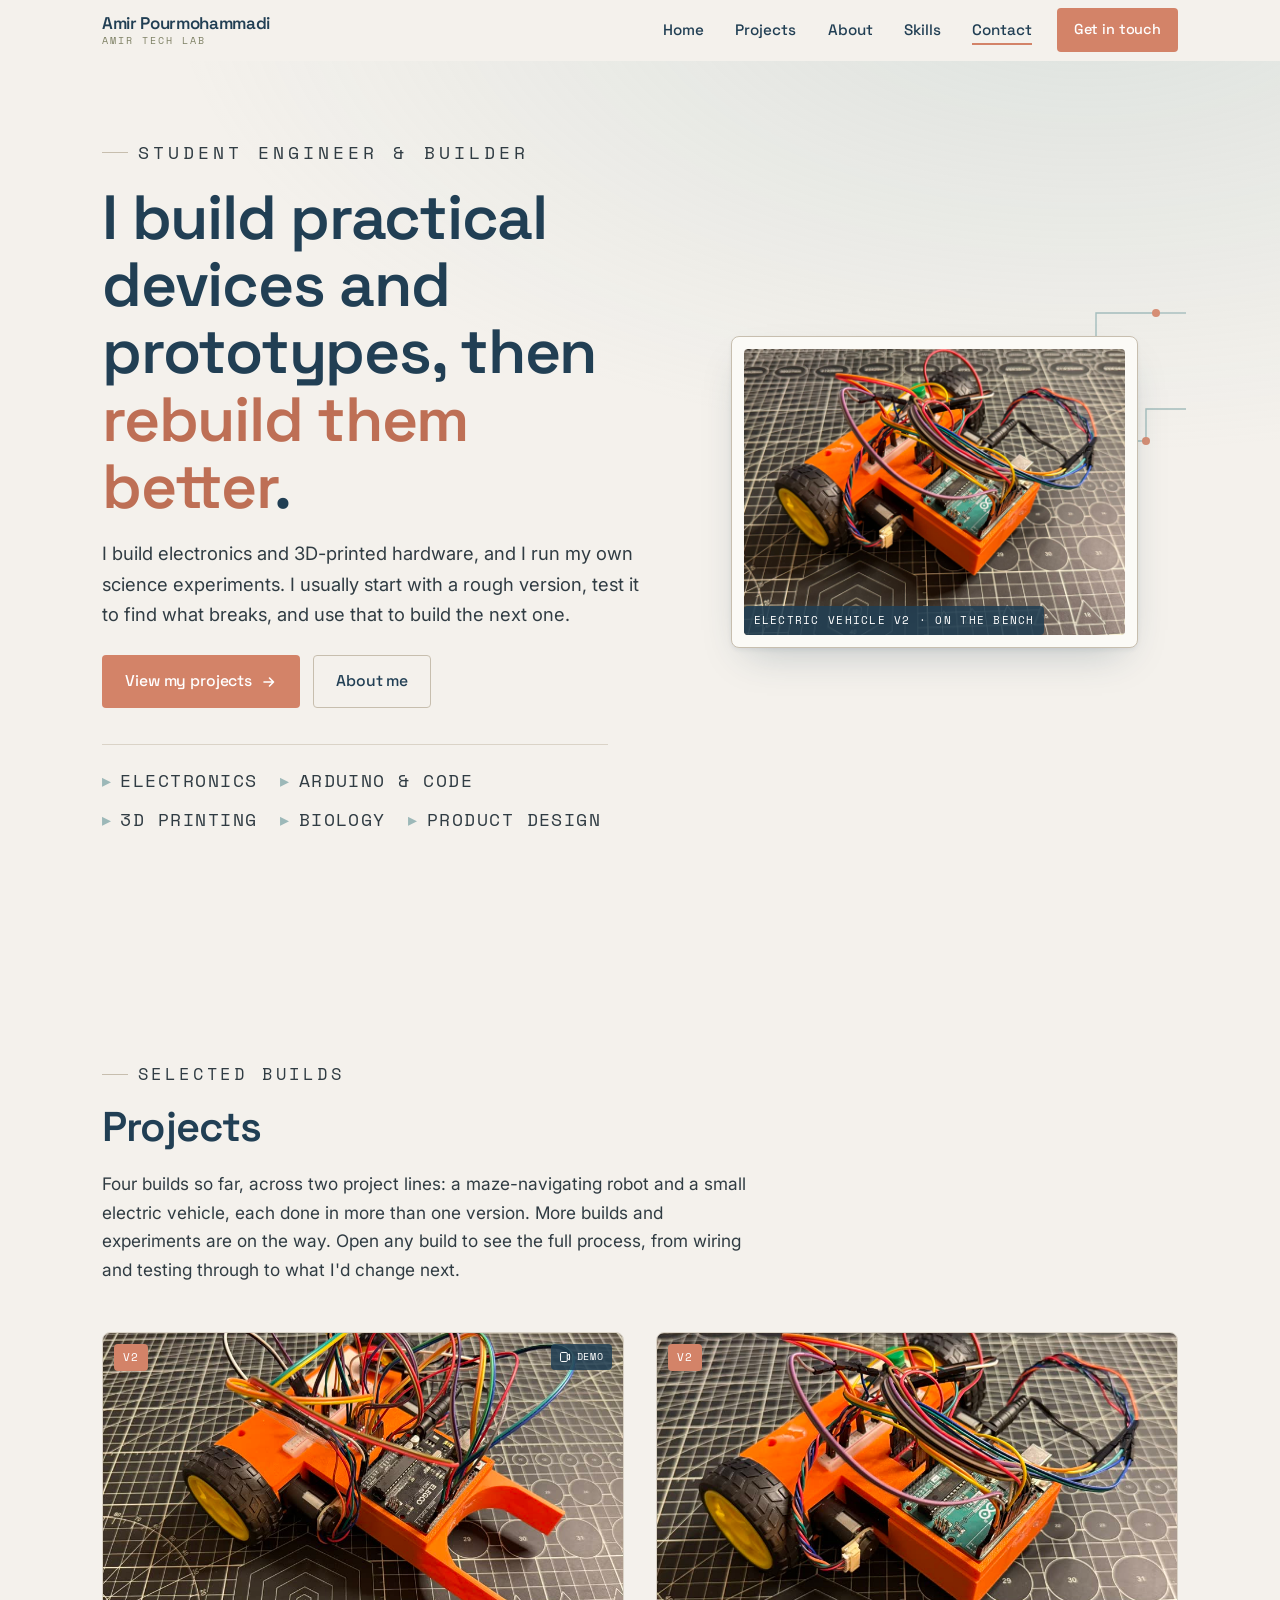
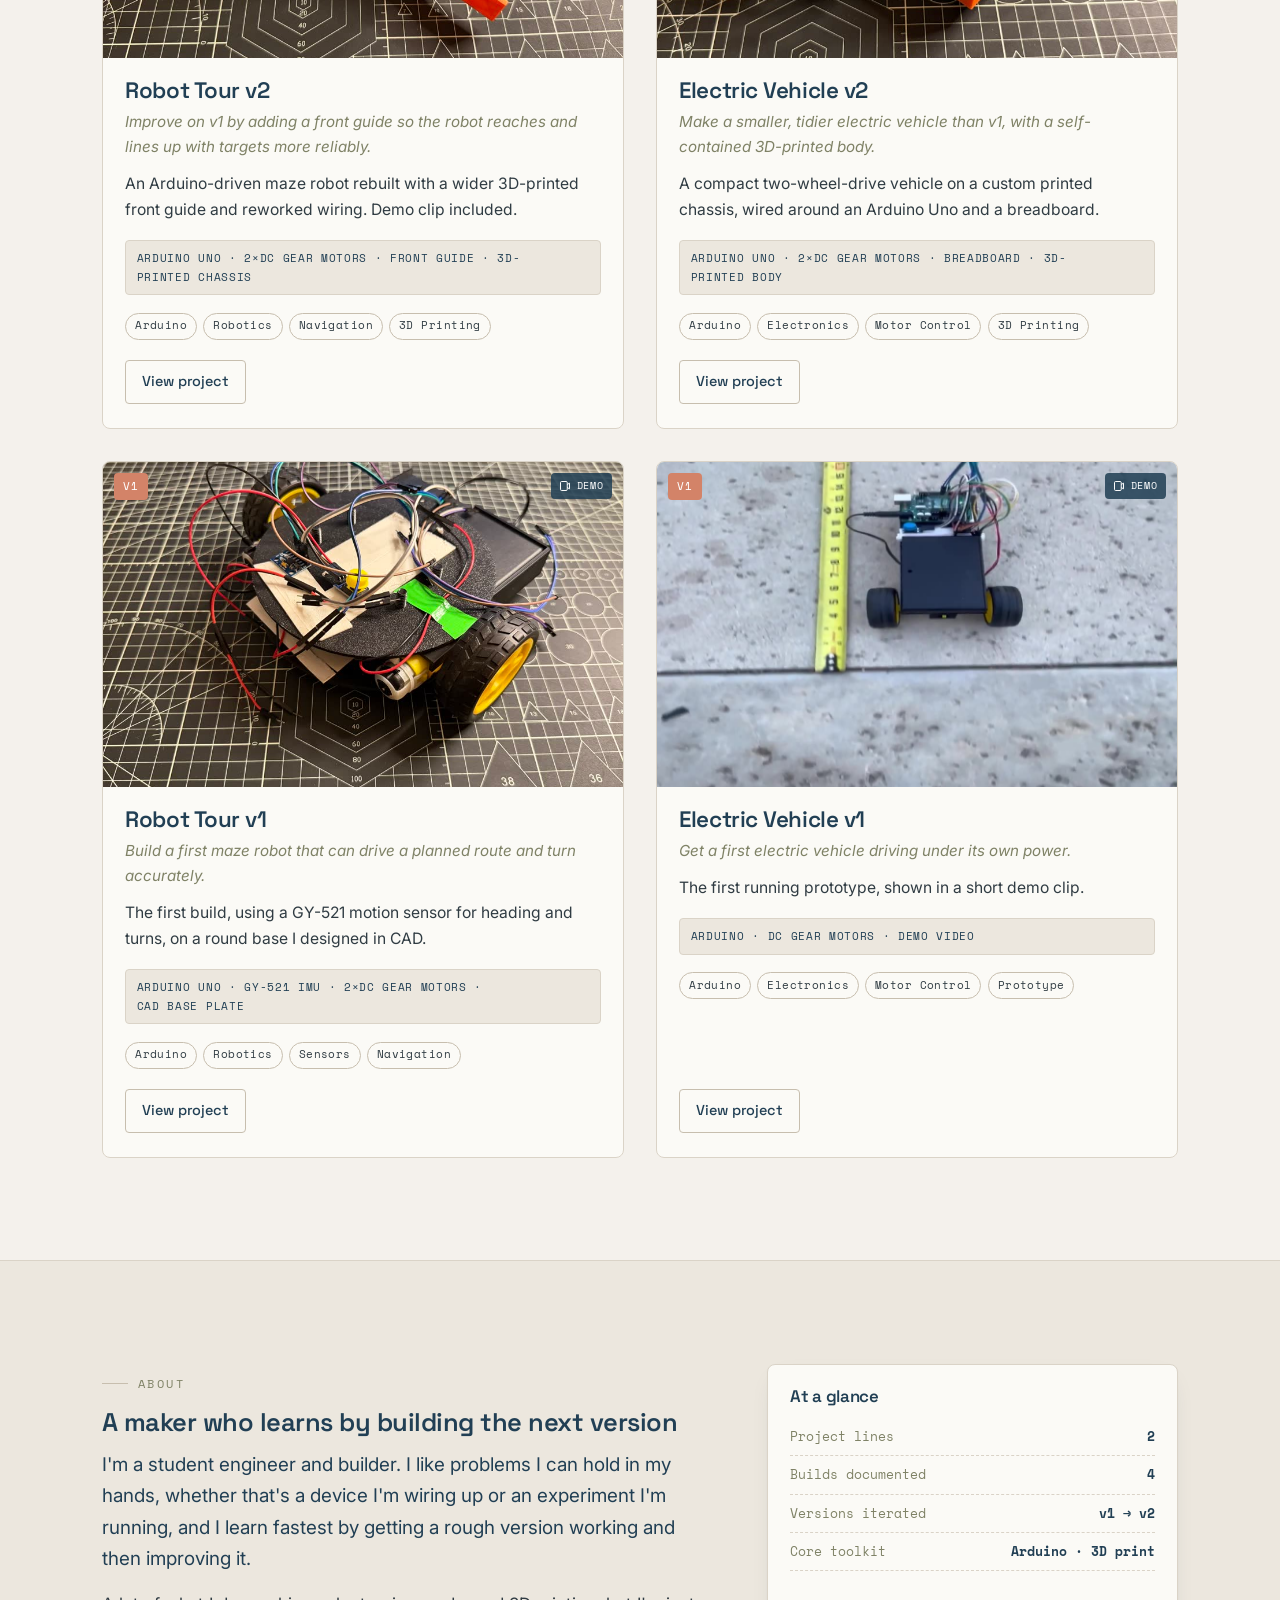
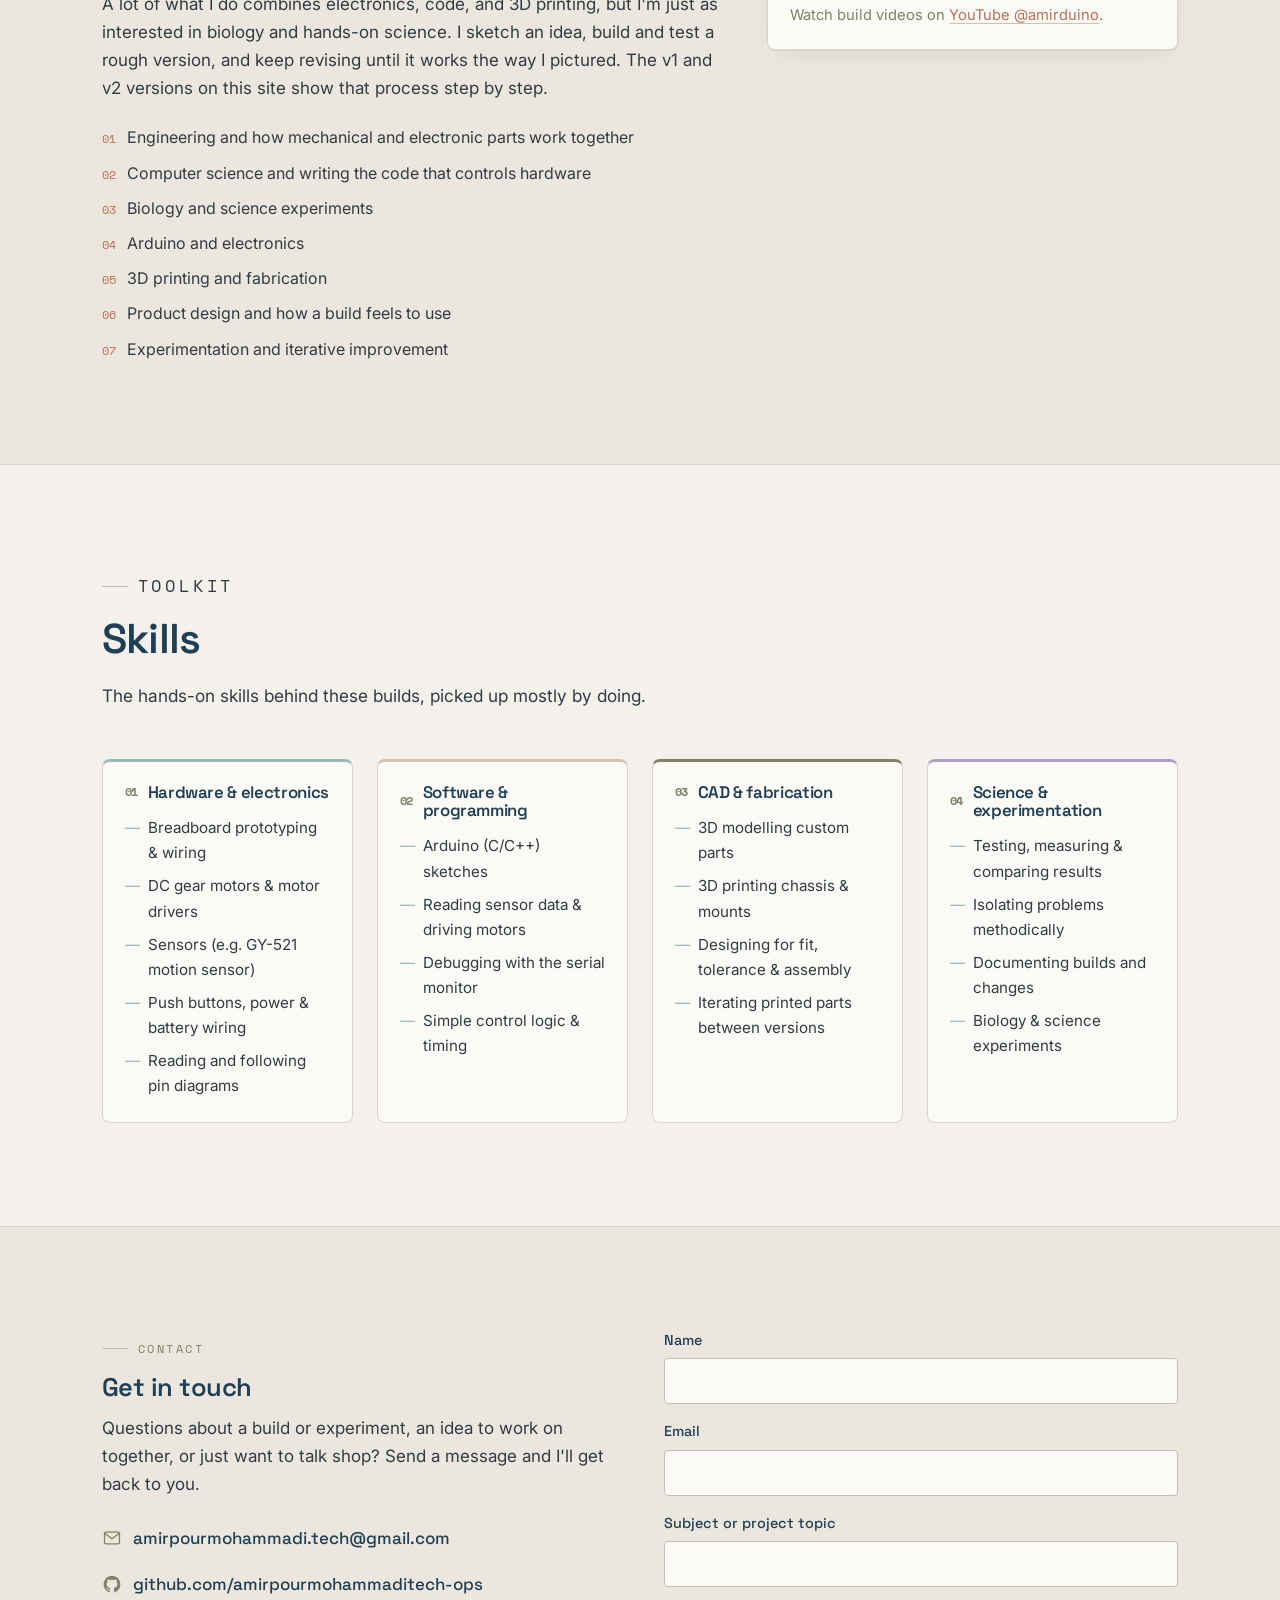
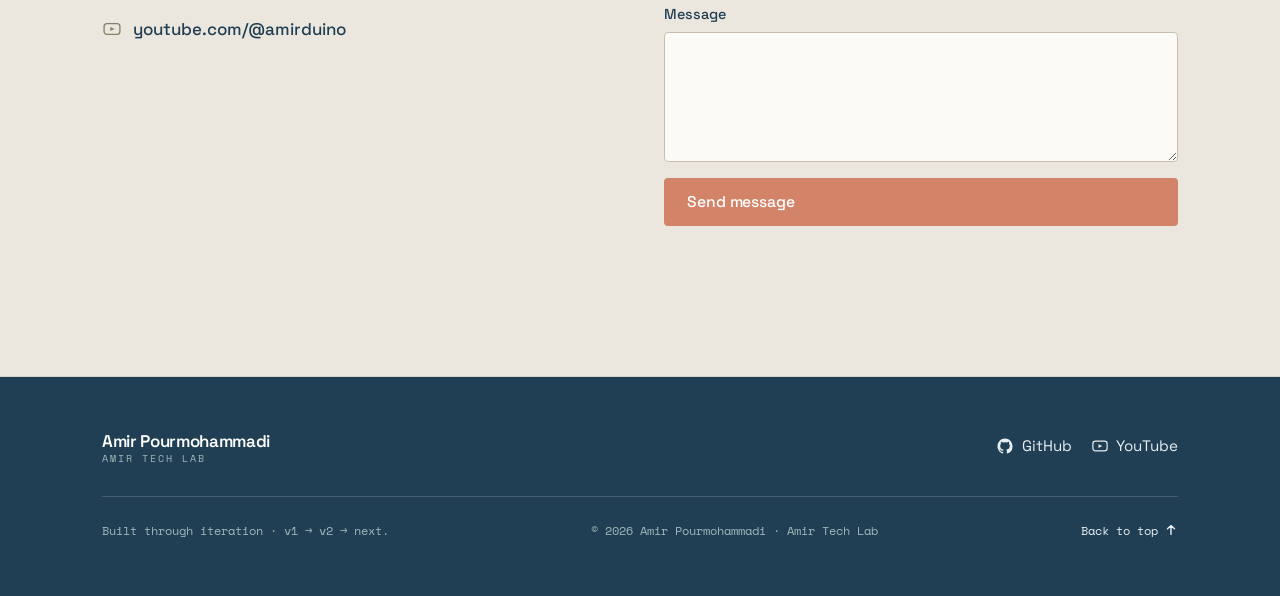
<file: index.html>
<!DOCTYPE html>
<html lang="en">
<head>
  <meta charset="UTF-8" />
  <meta name="viewport" content="width=device-width, initial-scale=1.0" />

  <title>Amir Pourmohammadi · Amir Tech Lab · Engineering & Builds</title>
  <meta name="description" content="Amir Pourmohammadi (Amir Tech Lab): a student engineer who builds Arduino robots, small electric vehicles, and 3D-printed hardware." />

  <!-- Open Graph / sharing -->
  <meta property="og:type" content="website" />
  <meta property="og:title" content="Amir Pourmohammadi · Amir Tech Lab" />
  <meta property="og:description" content="A student engineer building Arduino robots, electric vehicles, and 3D-printed hardware, each shown from prototype to finished build." />
  <meta property="og:image" content="https://amirtechlab.dev/images/hero-workshop.jpg" />
  <meta property="og:url" content="https://amirtechlab.dev/" />
  <meta name="twitter:card" content="summary_large_image" />

  <!-- Favicon (swap favicon.svg / add favicon.ico anytime) -->
  <link rel="icon" href="favicon.svg" type="image/svg+xml" />
  <link rel="icon" href="favicon.ico" sizes="any" />

  <!-- Fonts (load if online; the site falls back to system fonts offline) -->
  <link rel="preconnect" href="https://fonts.googleapis.com" />
  <link rel="preconnect" href="https://fonts.gstatic.com" crossorigin />
  <link href="https://fonts.googleapis.com/css2?family=Space+Grotesk:wght@400;500;600;700&family=Space+Mono:wght@400;700&family=Inter:wght@400;500;600&display=swap" rel="stylesheet" />

  <link rel="stylesheet" href="styles.css" />
</head>
<body>
  <a class="skip-link" href="#main">Skip to content</a>

  <!-- ============================ HEADER ============================ -->
  <header class="site-header" id="top">
    <div class="container nav">
      <a class="brand" href="index.html" aria-label="Amir Pourmohammadi — Amir Tech Lab, home">
        <span class="brand__name">Amir Pourmohammadi</span>
        <span class="brand__tag">Amir Tech Lab</span>
      </a>

      <nav aria-label="Primary">
        <button class="nav__toggle" id="navToggle" aria-expanded="false" aria-controls="navLinks" aria-label="Open menu">
          <span class="nav__toggle-bars" aria-hidden="true"></span>
        </button>
        <ul class="nav__links" id="navLinks">
          <li><a class="nav__link" href="#top" data-nav>Home</a></li>
          <li><a class="nav__link" href="#projects" data-nav>Projects</a></li>
          <li><a class="nav__link" href="#about" data-nav>About</a></li>
          <li><a class="nav__link" href="#skills" data-nav>Skills</a></li>
          <li><a class="nav__link" href="#contact" data-nav>Contact</a></li>
          <li><a class="btn btn--accent btn--small nav__cta" href="#contact">Get in touch</a></li>
        </ul>
      </nav>
    </div>
  </header>

  <main id="main">

    <!-- ============================ HERO ============================ -->
    <section class="hero grid-paper" aria-labelledby="hero-title">
      <div class="container hero__grid">
        <div class="hero__intro reveal">
          <p class="eyebrow">Student engineer &amp; builder</p>
          <h1 id="hero-title">I build practical devices and prototypes, then <span class="accentword">rebuild them better</span>.</h1>
          <p>I build electronics and 3D-printed hardware, and I run my own science experiments. I usually start with a rough version, test it to find what breaks, and use that to build the next one.</p>

          <div class="hero__actions">
            <a class="btn btn--accent" href="#projects">View my projects
              <svg width="16" height="16" viewBox="0 0 16 16" fill="none" aria-hidden="true"><path d="M3 8h9M8.5 4l4 4-4 4" stroke="currentColor" stroke-width="1.6" stroke-linecap="round" stroke-linejoin="round"/></svg>
            </a>
            <a class="btn btn--ghost" href="#about">About me</a>
          </div>

          <p class="hero__specs" aria-label="What I work with">
            <span>Electronics</span>
            <span>Arduino &amp; code</span>
            <span>3D printing</span>
            <span>Biology</span>
            <span>Product design</span>
          </p>
        </div>

        <div class="hero__media reveal">
          <!-- Decorative circuit-trace motif -->
          <svg class="hero__circuit" viewBox="0 0 160 160" aria-hidden="true">
            <path class="trace" d="M8 40 H60 V12 H120" />
            <path class="trace" d="M8 96 H40 V140 H110 V108 H150" />
            <line x1="120" y1="12" x2="150" y2="12" />
            <circle cx="120" cy="12" r="4" />
            <circle cx="40" cy="96" r="4" />
            <circle cx="110" cy="140" r="4" />
          </svg>

          <figure class="hero__plate">
            <img src="images/hero-workshop.jpg" width="1600" height="1200"
                 alt="Orange 3D-printed two-wheel robot car with an Arduino Uno, breadboard, and bundled jumper wires, photographed on a black cutting mat." />
            <figcaption class="hero__plate-tag">Electric Vehicle v2 · on the bench</figcaption>
          </figure>
        </div>
      </div>
    </section>

    <!-- ============================ PROJECTS ============================ -->
    <section class="section" id="projects" aria-labelledby="projects-title">
      <div class="container">
        <div class="section__head reveal">
          <p class="eyebrow">Selected builds</p>
          <h2 id="projects-title">Projects</h2>
          <p>Four builds so far, across two project lines: a maze-navigating robot and a small electric vehicle, each done in more than one version. More builds and experiments are on the way. Open any build to see the full process, from wiring and testing through to what I'd change next.</p>
        </div>

        <div class="projects__grid">

          <!-- ---- Robot Tour v2 ---- -->
          <article class="card reveal">
            <a class="card__media" href="projects/robot-tour-v2.html" aria-label="Open Robot Tour v2 project page">
              <span class="card__badge">v2</span>
              <span class="card__video-flag">
                <svg viewBox="0 0 16 16" fill="none" aria-hidden="true"><path d="M2 3.5A1.5 1.5 0 013.5 2h6A1.5 1.5 0 0111 3.5v9A1.5 1.5 0 019.5 14h-6A1.5 1.5 0 012 12.5v-9z" stroke="currentColor" stroke-width="1.3"/><path d="M11 6l3-1.8v7.6L11 10" stroke="currentColor" stroke-width="1.3" stroke-linejoin="round"/></svg>
                Demo
              </span>
              <img src="images/robot-tour-v2-card.jpg" loading="lazy" width="900" height="563"
                   alt="Orange 3D-printed robot car with an extended front guide arm and an Elegoo Arduino Uno." />
            </a>
            <div class="card__body">
              <h3 class="card__title">Robot Tour v2</h3>
              <p class="card__problem">Improve on v1 by adding a front guide so the robot reaches and lines up with targets more reliably.</p>
              <p class="card__desc">An Arduino-driven maze robot rebuilt with a wider 3D-printed front guide and reworked wiring. Demo clip included.</p>
              <p class="card__specs">ARDUINO&nbsp;UNO · 2×DC&nbsp;GEAR&nbsp;MOTORS · FRONT&nbsp;GUIDE · 3D-PRINTED&nbsp;CHASSIS</p>
              <div class="tags">
                <span class="tag">Arduino</span><span class="tag">Robotics</span>
                <span class="tag">Navigation</span><span class="tag">3D Printing</span>
              </div>
              <div class="card__foot">
                <a class="btn btn--ghost btn--small" href="projects/robot-tour-v2.html">View project</a>
              </div>
            </div>
          </article>

          <!-- ---- Electric Vehicle v2 ---- -->
          <article class="card reveal">
            <a class="card__media" href="projects/electric-vehicle-v2.html" aria-label="Open Electric Vehicle v2 project page">
              <span class="card__badge">v2</span>
              <img src="images/electric-vehicle-v2-card.jpg" loading="lazy" width="900" height="563"
                   alt="Compact orange 3D-printed electric vehicle with a genuine Arduino Uno, breadboard, and yellow-hub wheels." />
            </a>
            <div class="card__body">
              <h3 class="card__title">Electric Vehicle v2</h3>
              <p class="card__problem">Make a smaller, tidier electric vehicle than v1, with a self-contained 3D-printed body.</p>
              <p class="card__desc">A compact two-wheel-drive vehicle on a custom printed chassis, wired around an Arduino Uno and a breadboard.</p>
              <p class="card__specs">ARDUINO&nbsp;UNO · 2×DC&nbsp;GEAR&nbsp;MOTORS · BREADBOARD · 3D-PRINTED&nbsp;BODY</p>
              <div class="tags">
                <span class="tag">Arduino</span><span class="tag">Electronics</span>
                <span class="tag">Motor Control</span><span class="tag">3D Printing</span>
              </div>
              <div class="card__foot">
                <a class="btn btn--ghost btn--small" href="projects/electric-vehicle-v2.html">View project</a>
              </div>
            </div>
          </article>

          <!-- ---- Robot Tour v1 ---- -->
          <article class="card reveal">
            <a class="card__media" href="projects/robot-tour-v1.html" aria-label="Open Robot Tour v1 project page">
              <span class="card__badge">v1</span>
              <span class="card__video-flag">
                <svg viewBox="0 0 16 16" fill="none" aria-hidden="true"><path d="M2 3.5A1.5 1.5 0 013.5 2h6A1.5 1.5 0 0111 3.5v9A1.5 1.5 0 019.5 14h-6A1.5 1.5 0 012 12.5v-9z" stroke="currentColor" stroke-width="1.3"/><path d="M11 6l3-1.8v7.6L11 10" stroke="currentColor" stroke-width="1.3" stroke-linejoin="round"/></svg>
                Demo
              </span>
              <img src="images/robot-tour-v1-card.jpg" loading="lazy" width="900" height="563"
                   alt="Black-chassis robot car with stacked round decks, a GY-521 motion sensor module, and a battery pack." />
            </a>
            <div class="card__body">
              <h3 class="card__title">Robot Tour v1</h3>
              <p class="card__problem">Build a first maze robot that can drive a planned route and turn accurately.</p>
              <p class="card__desc">The first build, using a GY-521 motion sensor for heading and turns, on a round base I designed in CAD.</p>
              <p class="card__specs">ARDUINO&nbsp;UNO · GY-521&nbsp;IMU · 2×DC&nbsp;GEAR&nbsp;MOTORS · CAD&nbsp;BASE&nbsp;PLATE</p>
              <div class="tags">
                <span class="tag">Arduino</span><span class="tag">Robotics</span>
                <span class="tag">Sensors</span><span class="tag">Navigation</span>
              </div>
              <div class="card__foot">
                <a class="btn btn--ghost btn--small" href="projects/robot-tour-v1.html">View project</a>
              </div>
            </div>
          </article>

          <!-- ---- Electric Vehicle v1 ---- -->
          <article class="card reveal">
            <a class="card__media" href="projects/electric-vehicle-v1.html" aria-label="Open Electric Vehicle v1 project page">
              <span class="card__badge">v1</span>
              <span class="card__video-flag">
                <svg viewBox="0 0 16 16" fill="none" aria-hidden="true"><path d="M2 3.5A1.5 1.5 0 013.5 2h6A1.5 1.5 0 0111 3.5v9A1.5 1.5 0 019.5 14h-6A1.5 1.5 0 012 12.5v-9z" stroke="currentColor" stroke-width="1.3"/><path d="M11 6l3-1.8v7.6L11 10" stroke="currentColor" stroke-width="1.3" stroke-linejoin="round"/></svg>
                Demo
              </span>
              <img src="images/electric-vehicle-v1-demo-poster.jpg" loading="lazy" width="900" height="900"
                   alt="Video still of the first electric vehicle build driving on a desk." />
            </a>
            <div class="card__body">
              <h3 class="card__title">Electric Vehicle v1</h3>
              <p class="card__problem">Get a first electric vehicle driving under its own power.</p>
              <p class="card__desc">The first running prototype, shown in a short demo clip.</p>
              <p class="card__specs">ARDUINO · DC&nbsp;GEAR&nbsp;MOTORS · DEMO&nbsp;VIDEO</p>
              <div class="tags">
                <span class="tag">Arduino</span><span class="tag">Electronics</span>
                <span class="tag">Motor Control</span><span class="tag">Prototype</span>
              </div>
              <div class="card__foot">
                <a class="btn btn--ghost btn--small" href="projects/electric-vehicle-v1.html">View project</a>
              </div>
            </div>
          </article>

        </div>
      </div>
    </section>

    <!-- ============================ ABOUT ============================ -->
    <section class="section section--sunk" id="about" aria-labelledby="about-title">
      <div class="container about__grid">
        <div class="reveal">
          <p class="eyebrow">About</p>
          <h2 id="about-title">A maker who learns by building the next version</h2>
          <p class="about__lead">I'm a student engineer and builder. I like problems I can hold in my hands, whether that's a device I'm wiring up or an experiment I'm running, and I learn fastest by getting a rough version working and then improving it.</p>
          <p>A lot of what I do combines electronics, code, and 3D printing, but I'm just as interested in biology and hands-on science. I sketch an idea, build and test a rough version, and keep revising until it works the way I pictured. The v1 and v2 versions on this site show that process step by step.</p>

          <ul class="about__interests" aria-label="What I'm into">
            <li data-n="01">Engineering and how mechanical and electronic parts work together</li>
            <li data-n="02">Computer science and writing the code that controls hardware</li>
            <li data-n="03">Biology and science experiments</li>
            <li data-n="04">Arduino and electronics</li>
            <li data-n="05">3D printing and fabrication</li>
            <li data-n="06">Product design and how a build feels to use</li>
            <li data-n="07">Experimentation and iterative improvement</li>
          </ul>
        </div>

        <aside class="about__card reveal" aria-label="At a glance">
          <h3>At a glance</h3>
          <div class="about__stat"><span>Project lines</span><strong>2</strong></div>
          <div class="about__stat"><span>Builds documented</span><strong>4</strong></div>
          <div class="about__stat"><span>Versions iterated</span><strong>v1 → v2</strong></div>
          <div class="about__stat"><span>Core toolkit</span><strong>Arduino · 3D print</strong></div>
          <p class="mt-2" style="margin-bottom:0;font-size:.92rem;color:var(--c-olive)">Watch build videos on <a href="https://www.youtube.com/@amirduino" target="_blank" rel="noopener">YouTube&nbsp;@amirduino</a>.</p>
        </aside>
      </div>
    </section>

    <!-- ============================ SKILLS ============================ -->
    <section class="section" id="skills" aria-labelledby="skills-title">
      <div class="container">
        <div class="section__head reveal">
          <p class="eyebrow">Toolkit</p>
          <h2 id="skills-title">Skills</h2>
          <p>The hands-on skills behind these builds, picked up mostly by doing.</p>
        </div>

        <div class="skills__grid">
          <div class="skill-group reveal">
            <h3><span class="skill-group__n">01</span> Hardware &amp; electronics</h3>
            <ul>
              <li>Breadboard prototyping &amp; wiring</li>
              <li>DC gear motors &amp; motor drivers</li>
              <li>Sensors (e.g. GY-521 motion sensor)</li>
              <li>Push buttons, power &amp; battery wiring</li>
              <li>Reading and following pin diagrams</li>
            </ul>
          </div>

          <div class="skill-group reveal">
            <h3><span class="skill-group__n">02</span> Software &amp; programming</h3>
            <ul>
              <li>Arduino (C/C++) sketches</li>
              <li>Reading sensor data &amp; driving motors</li>
              <li>Debugging with the serial monitor</li>
              <li>Simple control logic &amp; timing</li>
            </ul>
          </div>

          <div class="skill-group reveal">
            <h3><span class="skill-group__n">03</span> CAD &amp; fabrication</h3>
            <ul>
              <li>3D modelling custom parts</li>
              <li>3D printing chassis &amp; mounts</li>
              <li>Designing for fit, tolerance &amp; assembly</li>
              <li>Iterating printed parts between versions</li>
            </ul>
          </div>

          <div class="skill-group reveal">
            <h3><span class="skill-group__n">04</span> Science &amp; experimentation</h3>
            <ul>
              <li>Testing, measuring &amp; comparing results</li>
              <li>Isolating problems methodically</li>
              <li>Documenting builds and changes</li>
              <li>Biology &amp; science experiments</li>
            </ul>
          </div>
        </div>
      </div>
    </section>

    <!-- ============================ CONTACT ============================ -->
    <section class="section section--sunk" id="contact" aria-labelledby="contact-title">
      <div class="container contact__grid">
        <div class="reveal">
          <p class="eyebrow">Contact</p>
          <h2 id="contact-title">Get in touch</h2>
          <p>Questions about a build or experiment, an idea to work on together, or just want to talk shop? Send a message and I'll get back to you.</p>

          <ul class="contact__links">
            <li>
              <a href="mailto:amirpourmohammadi.tech@gmail.com">
                <svg viewBox="0 0 24 24" fill="none" aria-hidden="true"><rect x="3" y="5" width="18" height="14" rx="2" stroke="currentColor" stroke-width="1.6"/><path d="M4 7l8 6 8-6" stroke="currentColor" stroke-width="1.6" stroke-linecap="round" stroke-linejoin="round"/></svg>
                amirpourmohammadi.tech@gmail.com
              </a>
            </li>
            <li>
              <a href="https://github.com/amirpourmohammaditech-ops/amir-portfolio" target="_blank" rel="noopener">
                <svg viewBox="0 0 24 24" fill="currentColor" aria-hidden="true"><path d="M12 2C6.48 2 2 6.58 2 12.25c0 4.53 2.87 8.37 6.84 9.73.5.1.68-.22.68-.49l-.01-1.7c-2.78.62-3.37-1.36-3.37-1.36-.46-1.18-1.11-1.49-1.11-1.49-.91-.64.07-.62.07-.62 1 .07 1.53 1.06 1.53 1.06.89 1.56 2.34 1.11 2.91.85.09-.66.35-1.11.63-1.37-2.22-.26-4.56-1.14-4.56-5.07 0-1.12.39-2.03 1.03-2.75-.1-.26-.45-1.3.1-2.71 0 0 .84-.27 2.75 1.05a9.36 9.36 0 015 0c1.91-1.32 2.75-1.05 2.75-1.05.55 1.41.2 2.45.1 2.71.64.72 1.03 1.63 1.03 2.75 0 3.94-2.34 4.81-4.57 5.06.36.32.68.94.68 1.9l-.01 2.82c0 .27.18.59.69.49A10.02 10.02 0 0022 12.25C22 6.58 17.52 2 12 2z"/></svg>
                github.com/amirpourmohammaditech-ops
              </a>
            </li>
            <li>
              <a href="https://www.youtube.com/@amirduino" target="_blank" rel="noopener">
                <svg viewBox="0 0 24 24" fill="none" aria-hidden="true"><rect x="2.5" y="5.5" width="19" height="13" rx="3.5" stroke="currentColor" stroke-width="1.6"/><path d="M10 9.5l5 2.5-5 2.5v-5z" fill="currentColor"/></svg>
                youtube.com/@amirduino
              </a>
            </li>
          </ul>
        </div>

        <div class="reveal">
          <!--
            Contact form powered by Formspree — works on GitHub Pages (no backend needed).
            Connected to form endpoint mnjkyqyg (notifications go to amirpourmohammadi.tech@gmail.com).
            script.js adds inline loading / success / error states; without JS the form still
            submits and Formspree redirects to /thank-you.html (via the _next field).
          -->
          <form name="contact" method="POST"
                action="https://formspree.io/f/mnjkyqyg"
                class="form" id="contactForm" novalidate>
            <!-- Where Formspree sends visitors after a no-JS submit -->
            <input type="hidden" name="_next" value="https://amirtechlab.dev/thank-you.html" />
            <!-- Subject line shown in the email Formspree sends you -->
            <input type="hidden" name="_subject" value="New message from amirtechlab.dev" />

            <!-- Honeypot: real people never see or fill this; Formspree drops any submission that does -->
            <p class="hp" aria-hidden="true">
              <label>Don't fill this out if you're human: <input name="_gotcha" tabindex="-1" autocomplete="off" /></label>
            </p>

            <div class="field">
              <label for="name">Name</label>
              <input type="text" id="name" name="name" autocomplete="name" required />
            </div>

            <div class="field">
              <label for="email">Email</label>
              <input type="email" id="email" name="email" autocomplete="email" required />
            </div>

            <div class="field">
              <label for="subject">Subject or project topic</label>
              <input type="text" id="subject" name="subject" required />
            </div>

            <div class="field">
              <label for="message">Message</label>
              <textarea id="message" name="message" required></textarea>
            </div>

            <button class="btn btn--accent" type="submit" id="submitBtn">Send message</button>
            <p class="form__status" id="formStatus" role="status" aria-live="polite"></p>
          </form>
        </div>
      </div>
    </section>
  </main>

  <!-- ============================ FOOTER ============================ -->
  <footer class="site-footer">
    <div class="container">
      <div class="footer__top">
        <a class="brand footer__brand" href="index.html">
          <span class="brand__name">Amir Pourmohammadi</span>
          <span class="brand__tag">Amir Tech Lab</span>
        </a>
        <ul class="footer__links">
          <li>
            <a href="https://github.com/amirpourmohammaditech-ops/amir-portfolio" target="_blank" rel="noopener">
              <svg viewBox="0 0 24 24" fill="currentColor" aria-hidden="true"><path d="M12 2C6.48 2 2 6.58 2 12.25c0 4.53 2.87 8.37 6.84 9.73.5.1.68-.22.68-.49l-.01-1.7c-2.78.62-3.37-1.36-3.37-1.36-.46-1.18-1.11-1.49-1.11-1.49-.91-.64.07-.62.07-.62 1 .07 1.53 1.06 1.53 1.06.89 1.56 2.34 1.11 2.91.85.09-.66.35-1.11.63-1.37-2.22-.26-4.56-1.14-4.56-5.07 0-1.12.39-2.03 1.03-2.75-.1-.26-.45-1.3.1-2.71 0 0 .84-.27 2.75 1.05a9.36 9.36 0 015 0c1.91-1.32 2.75-1.05 2.75-1.05.55 1.41.2 2.45.1 2.71.64.72 1.03 1.63 1.03 2.75 0 3.94-2.34 4.81-4.57 5.06.36.32.68.94.68 1.9l-.01 2.82c0 .27.18.59.69.49A10.02 10.02 0 0022 12.25C22 6.58 17.52 2 12 2z"/></svg>
              GitHub
            </a>
          </li>
          <li>
            <a href="https://www.youtube.com/@amirduino" target="_blank" rel="noopener">
              <svg viewBox="0 0 24 24" fill="none" aria-hidden="true"><rect x="2.5" y="5.5" width="19" height="13" rx="3.5" stroke="currentColor" stroke-width="1.6"/><path d="M10 9.5l5 2.5-5 2.5v-5z" fill="currentColor"/></svg>
              YouTube
            </a>
          </li>
        </ul>
      </div>
      <div class="footer__bottom">
        <span>Built through iteration · v1 → v2 → next.</span>
        <span>© <span id="year">2026</span> Amir Pourmohammadi · Amir Tech Lab</span>
        <a class="to-top" href="#top">Back to top
          <svg width="14" height="14" viewBox="0 0 16 16" fill="none" aria-hidden="true"><path d="M8 13V3M4 6.5L8 3l4 3.5" stroke="currentColor" stroke-width="1.6" stroke-linecap="round" stroke-linejoin="round"/></svg>
        </a>
      </div>
    </div>
  </footer>

  <script src="script.js"></script>
</body>
</html>
</file>
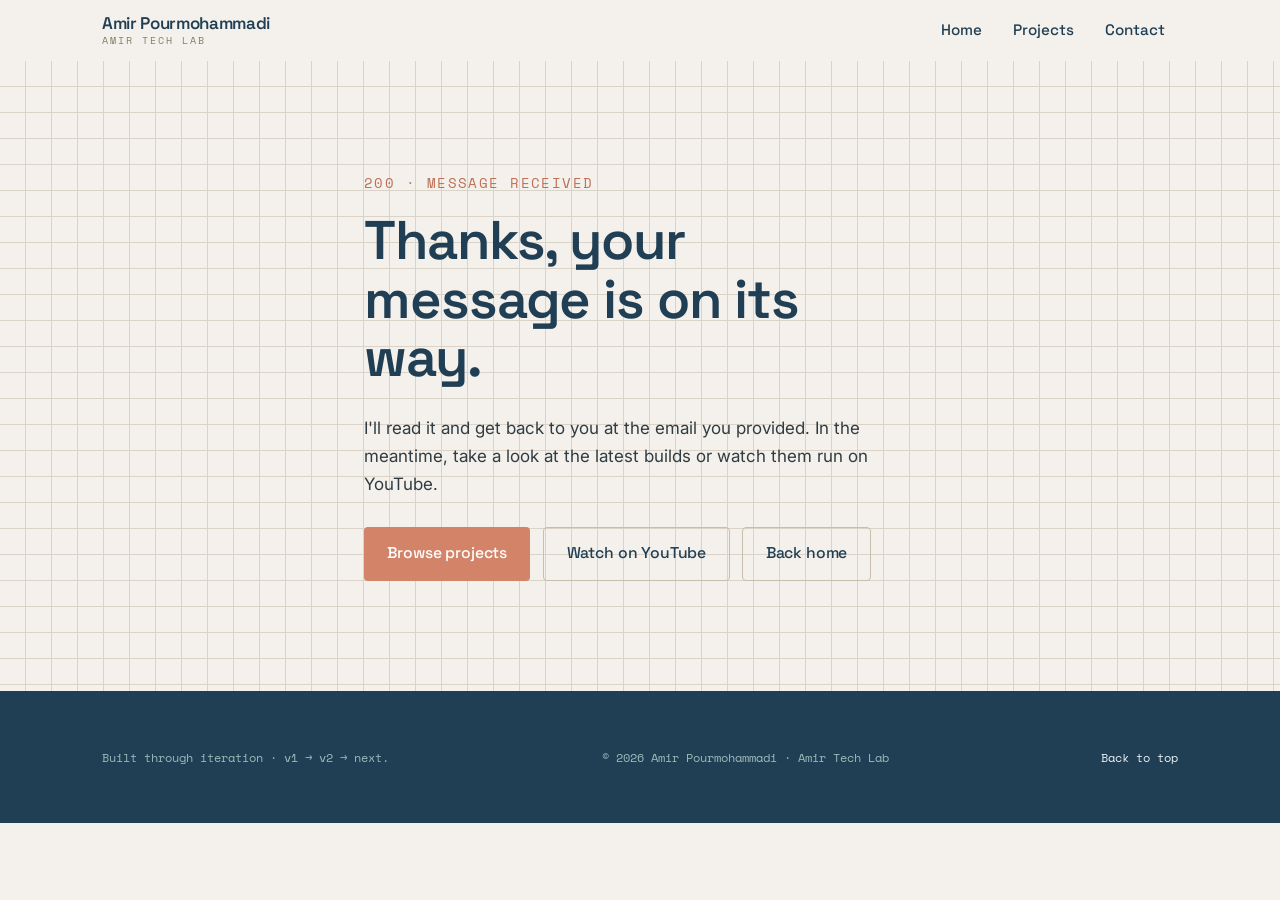
<file: thank-you.html>
<!DOCTYPE html>
<html lang="en">
<head>
  <meta charset="UTF-8" />
  <meta name="viewport" content="width=device-width, initial-scale=1.0" />
  <title>Message sent · Amir Tech Lab</title>
  <meta name="description" content="Thanks, your message was sent to Amir Pourmohammadi (Amir Tech Lab)." />
  <meta name="robots" content="noindex" />
  <link rel="icon" href="favicon.svg" type="image/svg+xml" />
  <link rel="icon" href="favicon.ico" sizes="any" />
  <link rel="preconnect" href="https://fonts.googleapis.com" />
  <link rel="preconnect" href="https://fonts.gstatic.com" crossorigin />
  <link href="https://fonts.googleapis.com/css2?family=Space+Grotesk:wght@400;500;600;700&family=Space+Mono:wght@400;700&family=Inter:wght@400;500;600&display=swap" rel="stylesheet" />
  <link rel="stylesheet" href="styles.css" />
</head>
<body>
  <header class="site-header" id="top">
    <div class="container nav">
      <a class="brand" href="index.html" aria-label="Amir Pourmohammadi — Amir Tech Lab, home">
        <span class="brand__name">Amir Pourmohammadi</span>
        <span class="brand__tag">Amir Tech Lab</span>
      </a>
      <nav aria-label="Primary">
        <ul class="nav__links">
          <li><a class="nav__link" href="index.html">Home</a></li>
          <li><a class="nav__link" href="index.html#projects">Projects</a></li>
          <li><a class="nav__link" href="index.html#contact">Contact</a></li>
        </ul>
      </nav>
    </div>
  </header>

  <main id="main" class="status-page grid-paper">
    <div class="container status-page__inner">
      <p class="code">200 · MESSAGE RECEIVED</p>
      <h1>Thanks, your message is on its way.</h1>
      <p>I'll read it and get back to you at the email you provided. In the meantime, take a look at the latest builds or watch them run on YouTube.</p>
      <div class="actions">
        <a class="btn btn--accent" href="index.html#projects">Browse projects</a>
        <a class="btn btn--ghost" href="https://www.youtube.com/@amirduino" target="_blank" rel="noopener">Watch on YouTube</a>
        <a class="btn btn--ghost" href="index.html">Back home</a>
      </div>
    </div>
  </main>

  <footer class="site-footer">
    <div class="container">
      <div class="footer__bottom" style="border-top:0;margin-top:0;padding-top:0">
        <span>Built through iteration · v1 → v2 → next.</span>
        <span>© <span id="year">2026</span> Amir Pourmohammadi · Amir Tech Lab</span>
        <a class="to-top" href="#top">Back to top</a>
      </div>
    </div>
  </footer>
  <script src="script.js"></script>
</body>
</html>
</file>
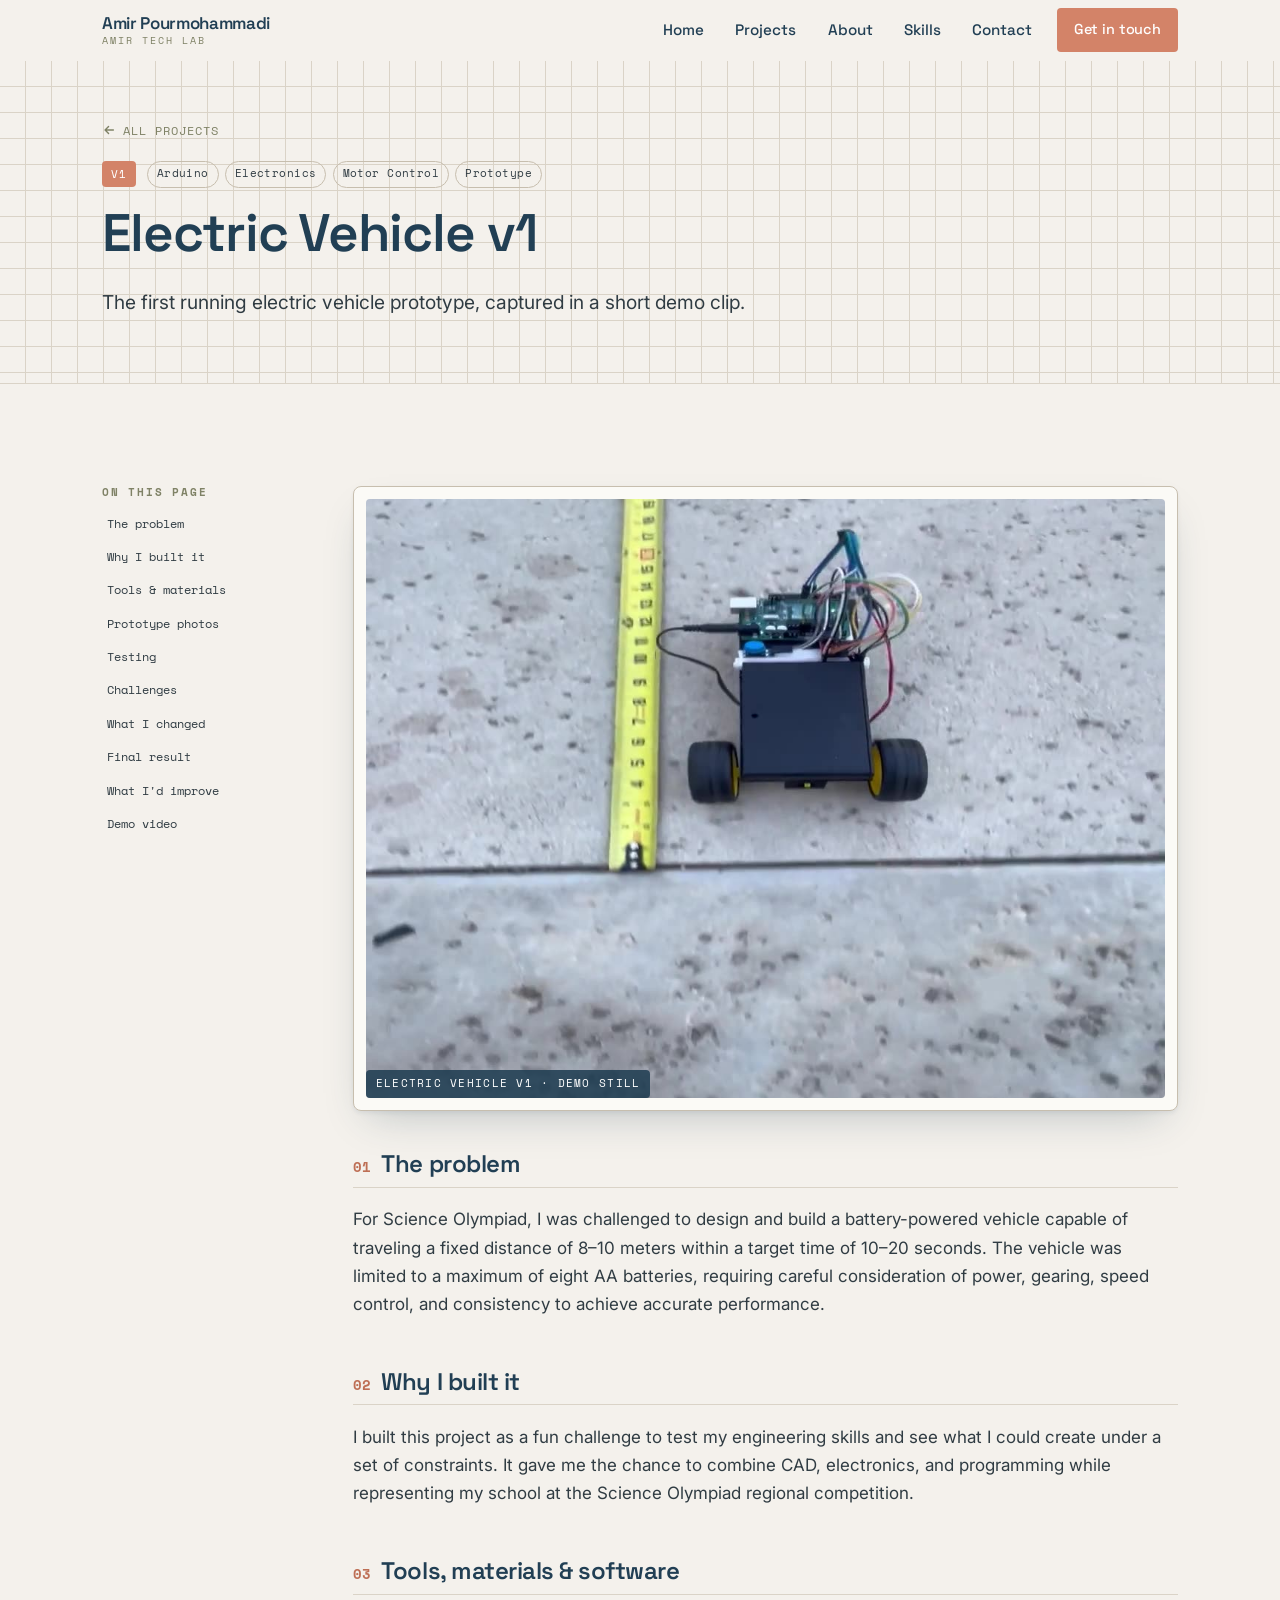
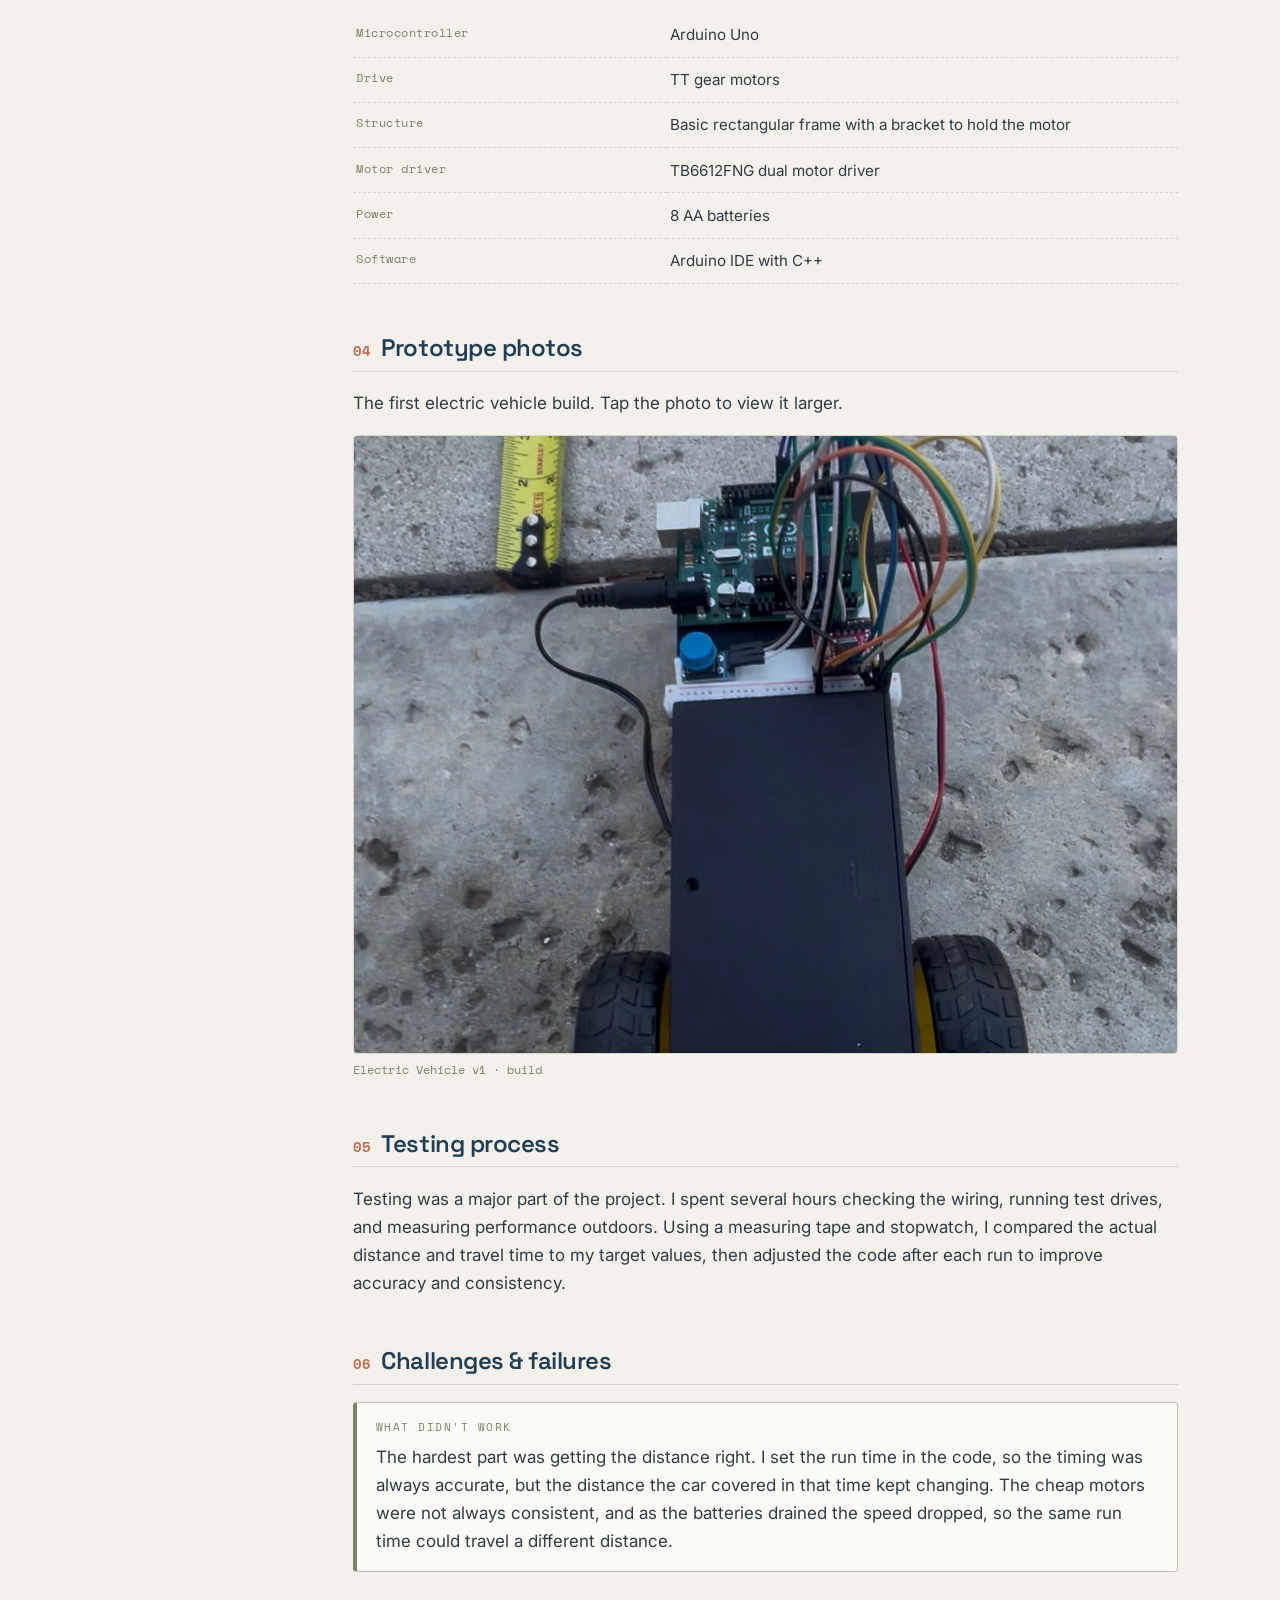
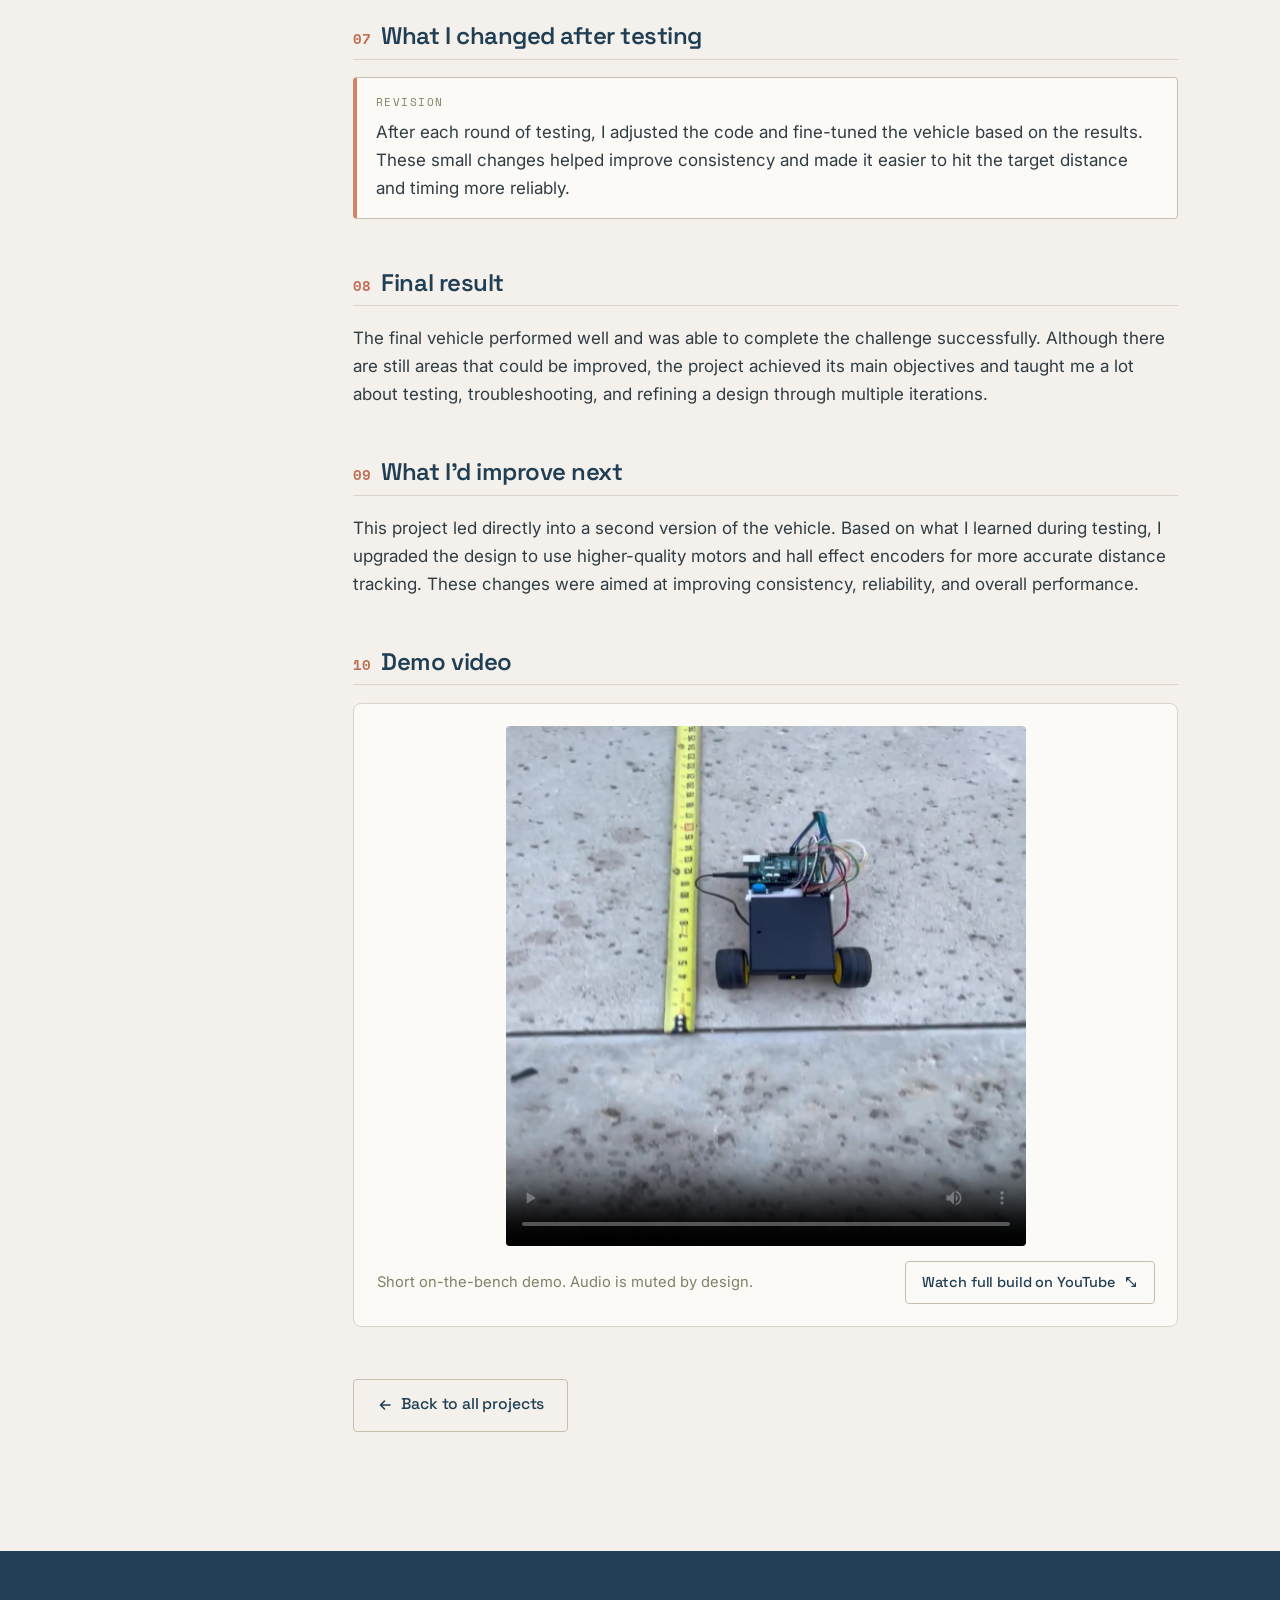
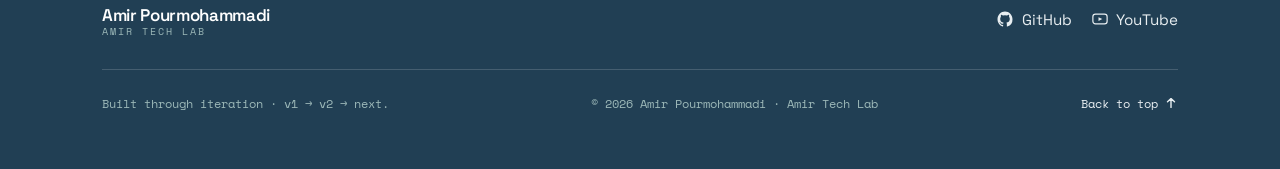
<file: projects/electric-vehicle-v1.html>
<!DOCTYPE html>
<html lang="en">
<head>
  <meta charset="UTF-8" />
  <meta name="viewport" content="width=device-width, initial-scale=1.0" />
  <title>Electric Vehicle v1 · Amir Tech Lab</title>
  <meta name="description" content="Electric Vehicle v1: the first running Arduino electric vehicle prototype, documented with a short demo video." />

  <meta property="og:type" content="article" />
  <meta property="og:title" content="Electric Vehicle v1 · Amir Tech Lab" />
  <meta property="og:description" content="Electric Vehicle v1: the first running Arduino electric vehicle prototype, documented with a short demo video." />
  <meta property="og:image" content="../images/electric-vehicle-v1-demo-poster.jpg" />
  <meta name="twitter:card" content="summary_large_image" />

  <link rel="icon" href="../favicon.svg" type="image/svg+xml" />
  <link rel="icon" href="../favicon.ico" sizes="any" />

  <link rel="preconnect" href="https://fonts.googleapis.com" />
  <link rel="preconnect" href="https://fonts.gstatic.com" crossorigin />
  <link href="https://fonts.googleapis.com/css2?family=Space+Grotesk:wght@400;500;600;700&family=Space+Mono:wght@400;700&family=Inter:wght@400;500;600&display=swap" rel="stylesheet" />
  <link rel="stylesheet" href="../styles.css" />
</head>
<body>
  <a class="skip-link" href="#main">Skip to content</a>
  <header class="site-header" id="top">
    <div class="container nav">
      <a class="brand" href="../index.html" aria-label="Amir Pourmohammadi — Amir Tech Lab, home">
        <span class="brand__name">Amir Pourmohammadi</span>
        <span class="brand__tag">Amir Tech Lab</span>
      </a>
      <nav aria-label="Primary">
        <button class="nav__toggle" id="navToggle" aria-expanded="false" aria-controls="navLinks" aria-label="Open menu">
          <span class="nav__toggle-bars" aria-hidden="true"></span>
        </button>
        <ul class="nav__links" id="navLinks">
          <li><a class="nav__link" href="../index.html">Home</a></li>
          <li><a class="nav__link" href="../index.html#projects">Projects</a></li>
          <li><a class="nav__link" href="../index.html#about">About</a></li>
          <li><a class="nav__link" href="../index.html#skills">Skills</a></li>
          <li><a class="nav__link" href="../index.html#contact">Contact</a></li>
          <li><a class="btn btn--accent btn--small nav__cta" href="../index.html#contact">Get in touch</a></li>
        </ul>
      </nav>
    </div>
  </header>

  <main id="main">
    <!-- ===== Project hero ===== -->
    <section class="proj-hero grid-paper">
      <div class="container">
        <a class="back-link" href="../index.html#projects">
          <svg width="14" height="14" viewBox="0 0 16 16" fill="none" aria-hidden="true"><path d="M13 8H4M7.5 4l-4 4 4 4" stroke="currentColor" stroke-width="1.6" stroke-linecap="round" stroke-linejoin="round"/></svg>
          All projects
        </a>
        <div class="proj-hero__meta">
          <span class="card__badge" style="position:static">v1</span>
          <div class="tags" style="margin:0"><span class="tag">Arduino</span><span class="tag">Electronics</span><span class="tag">Motor Control</span><span class="tag">Prototype</span></div>
        </div>
        <h1>Electric Vehicle v1</h1>
        <p class="proj-hero__summary">The first running electric vehicle prototype, captured in a short demo clip.</p>
      </div>
    </section>

    <div class="container proj-layout">
      <!-- ===== In-page contents ===== -->
      <nav class="proj-toc" aria-label="On this page">
        <h2>On this page</h2>
        <ol>
          <li><a href="#problem">The problem</a></li>
          <li><a href="#why">Why I built it</a></li>
          <li><a href="#tools">Tools &amp; materials</a></li>
          <li><a href="#prototype">Prototype photos</a></li>
          <li><a href="#testing">Testing</a></li>
          <li><a href="#challenges">Challenges</a></li>
          <li><a href="#changed">What I changed</a></li>
          <li><a href="#result">Final result</a></li>
          <li><a href="#next">What I'd improve</a></li>
          <li><a href="#video">Demo video</a></li>
        </ol>
      </nav>

      <!-- ===== Content ===== -->
      <div class="proj-content">

        <figure class="hero__plate" style="margin:0 0 2.5rem">
          <img src="../images/electric-vehicle-v1-demo-poster.jpg" alt="Video still of the first electric vehicle prototype driving on a desk." />
          <figcaption class="hero__plate-tag">Electric Vehicle v1 · demo still</figcaption>
        </figure>

        <section class="proj-block" id="problem" aria-labelledby="problem-h">
          <h2 id="problem-h"><span class="n">01</span> The problem</h2>
          <p>For Science Olympiad, I was challenged to design and build a battery-powered vehicle capable of traveling a fixed distance of 8–10 meters within a target time of 10–20 seconds. The vehicle was limited to a maximum of eight AA batteries, requiring careful consideration of power, gearing, speed control, and consistency to achieve accurate performance.</p>
        </section>

        <section class="proj-block" id="why" aria-labelledby="why-h">
          <h2 id="why-h"><span class="n">02</span> Why I built it</h2>
          <p>I built this project as a fun challenge to test my engineering skills and see what I could create under a set of constraints. It gave me the chance to combine CAD, electronics, and programming while representing my school at the Science Olympiad regional competition.</p>
        </section>

        <section class="proj-block" id="tools" aria-labelledby="tools-h">
          <h2 id="tools-h"><span class="n">03</span> Tools, materials &amp; software</h2>
          <table class="spec-table">
            <tbody>
              <tr><th>Microcontroller</th><td>Arduino Uno</td></tr>
              <tr><th>Drive</th><td>TT gear motors</td></tr>
              <tr><th>Structure</th><td>Basic rectangular frame with a bracket to hold the motor</td></tr>
              <tr><th>Motor driver</th><td>TB6612FNG dual motor driver</td></tr>
              <tr><th>Power</th><td>8 AA batteries</td></tr>
              <tr><th>Software</th><td>Arduino IDE with C++</td></tr>
            </tbody>
          </table>
        </section>

        <section class="proj-block" id="prototype" aria-labelledby="prototype-h">
          <h2 id="prototype-h"><span class="n">04</span> Prototype photos</h2>
          <p>The first electric vehicle build. Tap the photo to view it larger.</p>
          <div class="gallery">
            <figure>
              <button class="shot" type="button" data-lightbox data-full="../images/electric-vehicle-v1-build.jpg" data-caption="Electric Vehicle v1 · build">
                <img src="../images/electric-vehicle-v1-build.jpg" loading="lazy" alt="The first electric vehicle prototype build." />
              </button>
              <figcaption>Electric Vehicle v1 · build</figcaption>
            </figure>
          </div>
        </section>

        <section class="proj-block" id="testing" aria-labelledby="testing-h">
          <h2 id="testing-h"><span class="n">05</span> Testing process</h2>
          <p>Testing was a major part of the project. I spent several hours checking the wiring, running test drives, and measuring performance outdoors. Using a measuring tape and stopwatch, I compared the actual distance and travel time to my target values, then adjusted the code after each run to improve accuracy and consistency.</p>
        </section>

        <section class="proj-block" id="challenges" aria-labelledby="challenges-h">
          <h2 id="challenges-h"><span class="n">06</span> Challenges &amp; failures</h2>
          <div class="note note--failure">
            <span class="note__label">What didn't work</span>
            <p style="margin:0">The hardest part was getting the distance right. I set the run time in the code, so the timing was always accurate, but the distance the car covered in that time kept changing. The cheap motors were not always consistent, and as the batteries drained the speed dropped, so the same run time could travel a different distance.</p>
          </div>
        </section>

        <section class="proj-block" id="changed" aria-labelledby="changed-h">
          <h2 id="changed-h"><span class="n">07</span> What I changed after testing</h2>
          <div class="note note--revision">
            <span class="note__label">Revision</span>
            <p style="margin:0">After each round of testing, I adjusted the code and fine-tuned the vehicle based on the results. These small changes helped improve consistency and made it easier to hit the target distance and timing more reliably.</p>
          </div>
        </section>

        <section class="proj-block" id="result" aria-labelledby="result-h">
          <h2 id="result-h"><span class="n">08</span> Final result</h2>
          <p>The final vehicle performed well and was able to complete the challenge successfully. Although there are still areas that could be improved, the project achieved its main objectives and taught me a lot about testing, troubleshooting, and refining a design through multiple iterations.</p>
        </section>

        <section class="proj-block" id="next" aria-labelledby="next-h">
          <h2 id="next-h"><span class="n">09</span> What I'd improve next</h2>
          <p>This project led directly into a second version of the vehicle. Based on what I learned during testing, I upgraded the design to use higher-quality motors and hall effect encoders for more accurate distance tracking. These changes were aimed at improving consistency, reliability, and overall performance.</p>
        </section>

        <section class="proj-block" id="video" aria-labelledby="video-h">
          <h2 id="video-h"><span class="n">10</span> Demo video</h2>
          <div class="video-block video-block--square">
            <video controls preload="metadata" poster="../images/electric-vehicle-v1-demo-poster.jpg"
                   playsinline>
              <source src="../videos/electric-vehicle-v1-demo.mp4" type="video/mp4" />
              Your browser can't play embedded video.
              <a href="../videos/electric-vehicle-v1-demo.mp4">Download the demo clip</a> instead.
            </video>
            <div class="video-block__cap">
              <p>Short on-the-bench demo. Audio is muted by design.</p>
              <a class="btn btn--ghost btn--small" href="https://www.youtube.com/@amirduino" target="_blank" rel="noopener">
                Watch full build on YouTube
                <svg width="14" height="14" viewBox="0 0 16 16" fill="none" aria-hidden="true"><path d="M3 3h4M3 3v4M3 3l6 6M13 13H9M13 13V9M13 13L7 7" stroke="currentColor" stroke-width="1.4" stroke-linecap="round"/></svg>
              </a>
            </div>
          </div>
        </section>

        <p style="margin-top:2.5rem">
          <a class="btn btn--ghost" href="../index.html#projects">
            <svg width="16" height="16" viewBox="0 0 16 16" fill="none" aria-hidden="true"><path d="M13 8H4M7.5 4l-4 4 4 4" stroke="currentColor" stroke-width="1.6" stroke-linecap="round" stroke-linejoin="round"/></svg>
            Back to all projects
          </a>
        </p>
      </div>
    </div>
  </main>

  <footer class="site-footer">
    <div class="container">
      <div class="footer__top">
        <a class="brand footer__brand" href="../index.html">
          <span class="brand__name">Amir Pourmohammadi</span>
          <span class="brand__tag">Amir Tech Lab</span>
        </a>
        <ul class="footer__links">
          <li><a href="https://github.com/amirpourmohammaditech-ops/amir-portfolio" target="_blank" rel="noopener">
            <svg viewBox="0 0 24 24" fill="currentColor" aria-hidden="true"><path d="M12 2C6.48 2 2 6.58 2 12.25c0 4.53 2.87 8.37 6.84 9.73.5.1.68-.22.68-.49l-.01-1.7c-2.78.62-3.37-1.36-3.37-1.36-.46-1.18-1.11-1.49-1.11-1.49-.91-.64.07-.62.07-.62 1 .07 1.53 1.06 1.53 1.06.89 1.56 2.34 1.11 2.91.85.09-.66.35-1.11.63-1.37-2.22-.26-4.56-1.14-4.56-5.07 0-1.12.39-2.03 1.03-2.75-.1-.26-.45-1.3.1-2.71 0 0 .84-.27 2.75 1.05a9.36 9.36 0 015 0c1.91-1.32 2.75-1.05 2.75-1.05.55 1.41.2 2.45.1 2.71.64.72 1.03 1.63 1.03 2.75 0 3.94-2.34 4.81-4.57 5.06.36.32.68.94.68 1.9l-.01 2.82c0 .27.18.59.69.49A10.02 10.02 0 0022 12.25C22 6.58 17.52 2 12 2z"/></svg>
            GitHub</a></li>
          <li><a href="https://www.youtube.com/@amirduino" target="_blank" rel="noopener">
            <svg viewBox="0 0 24 24" fill="none" aria-hidden="true"><rect x="2.5" y="5.5" width="19" height="13" rx="3.5" stroke="currentColor" stroke-width="1.6"/><path d="M10 9.5l5 2.5-5 2.5v-5z" fill="currentColor"/></svg>
            YouTube</a></li>
        </ul>
      </div>
      <div class="footer__bottom">
        <span>Built through iteration · v1 → v2 → next.</span>
        <span>© <span id="year">2026</span> Amir Pourmohammadi · Amir Tech Lab</span>
        <a class="to-top" href="#top">Back to top
          <svg width="14" height="14" viewBox="0 0 16 16" fill="none" aria-hidden="true"><path d="M8 13V3M4 6.5L8 3l4 3.5" stroke="currentColor" stroke-width="1.6" stroke-linecap="round" stroke-linejoin="round"/></svg>
        </a>
      </div>
    </div>
  </footer>
  <script src="../script.js"></script>
</body>
</html>
</file>
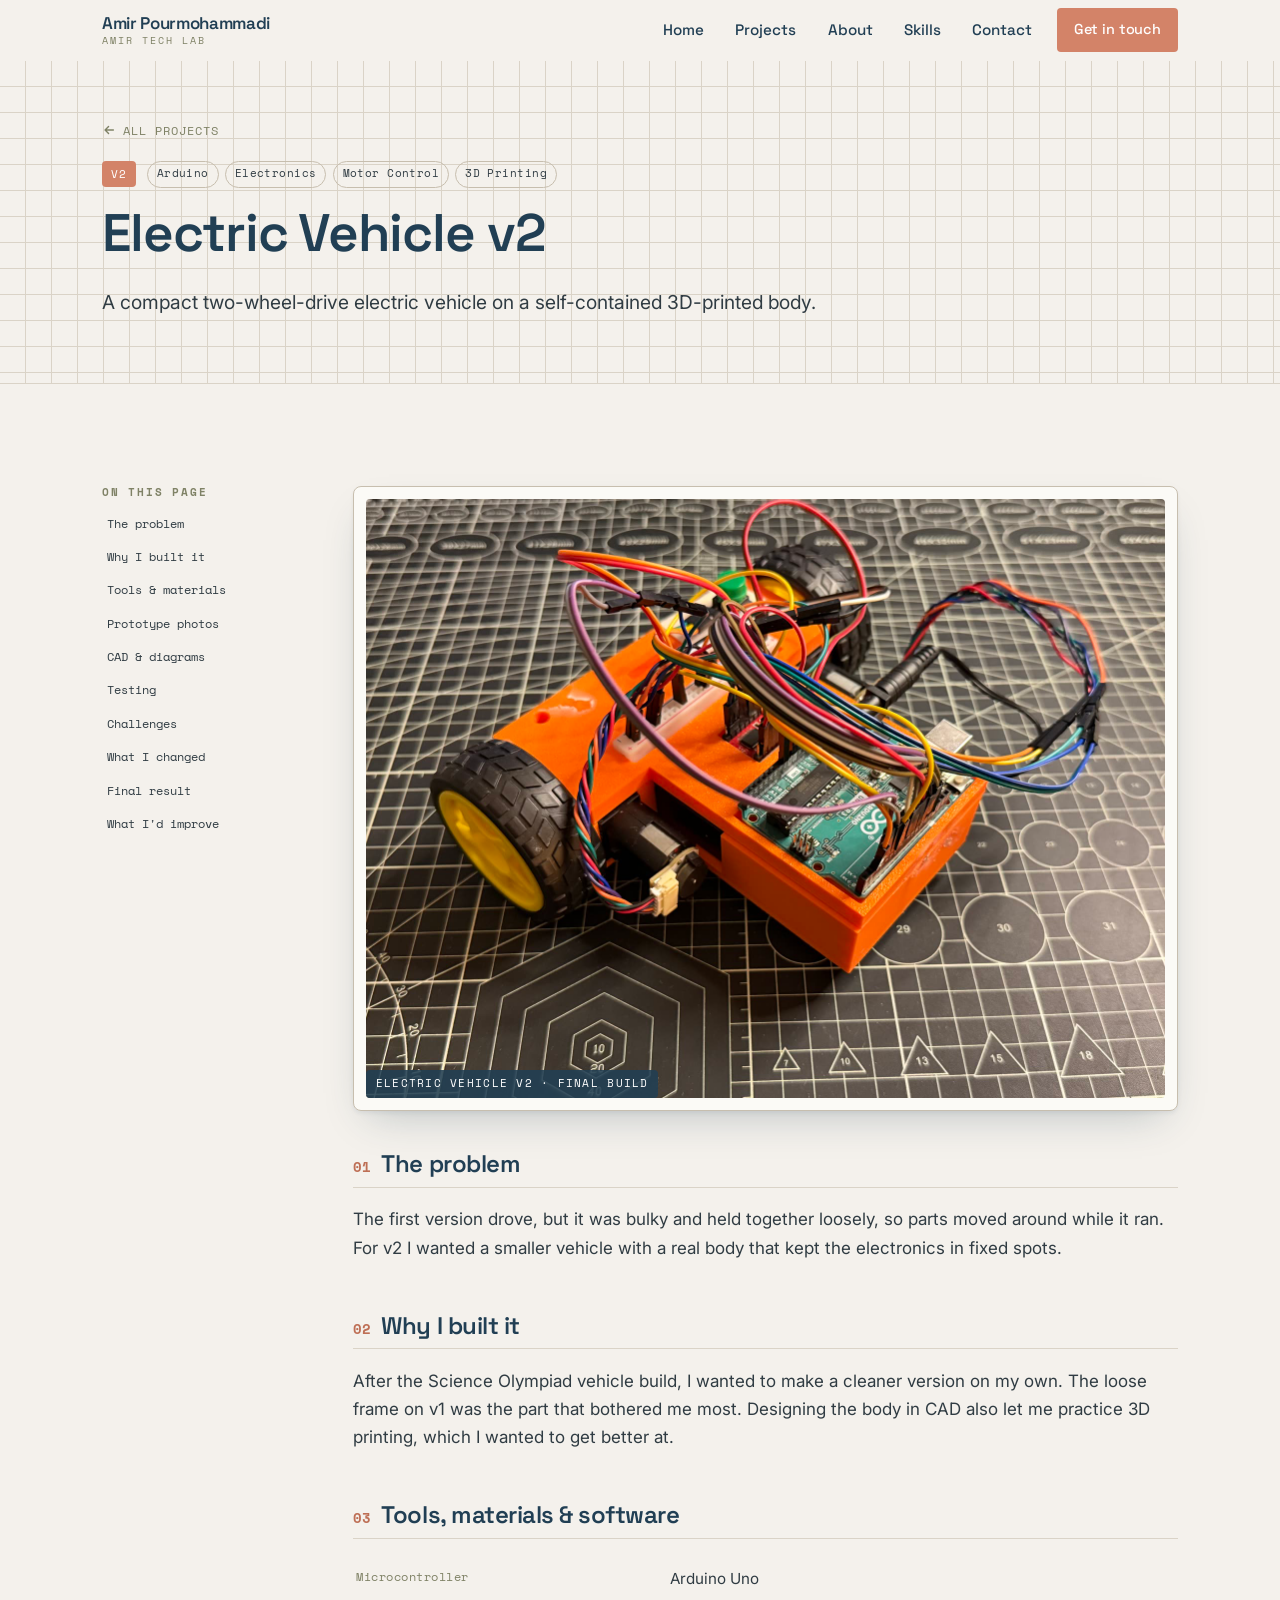
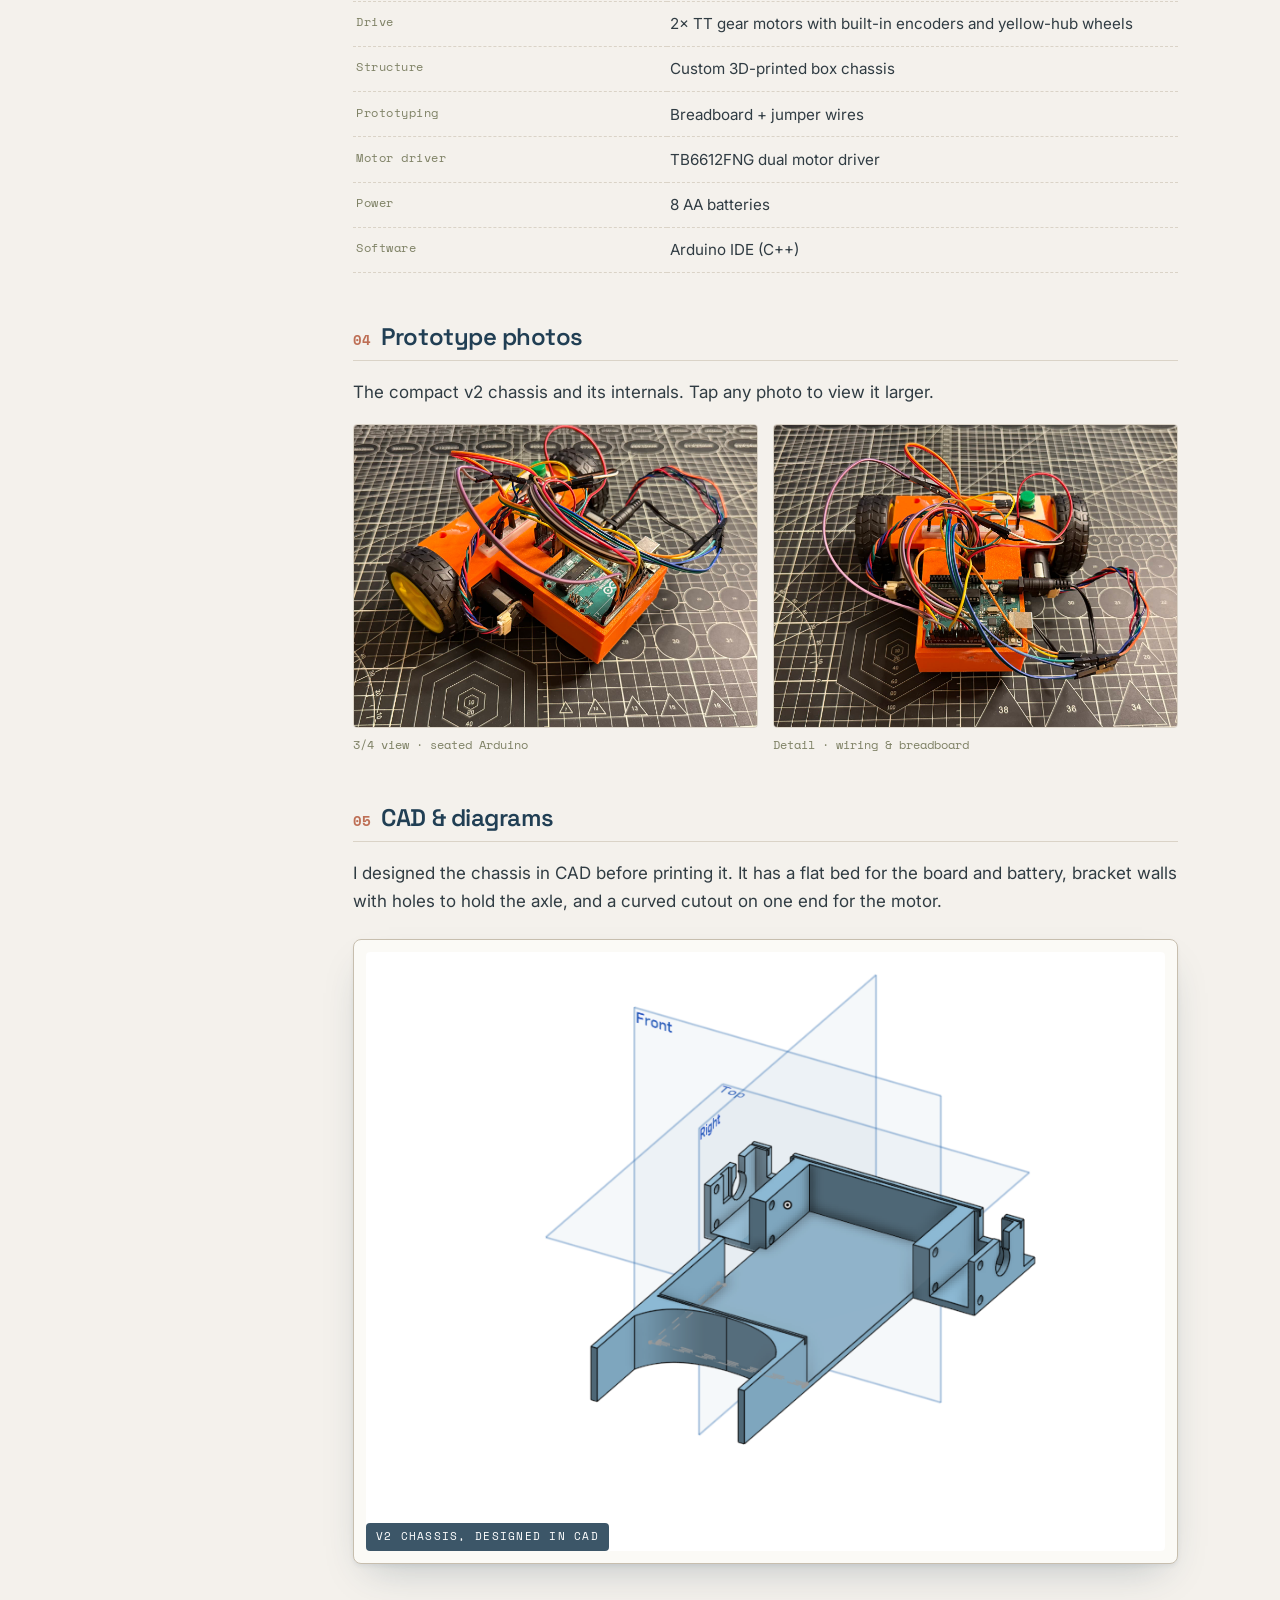
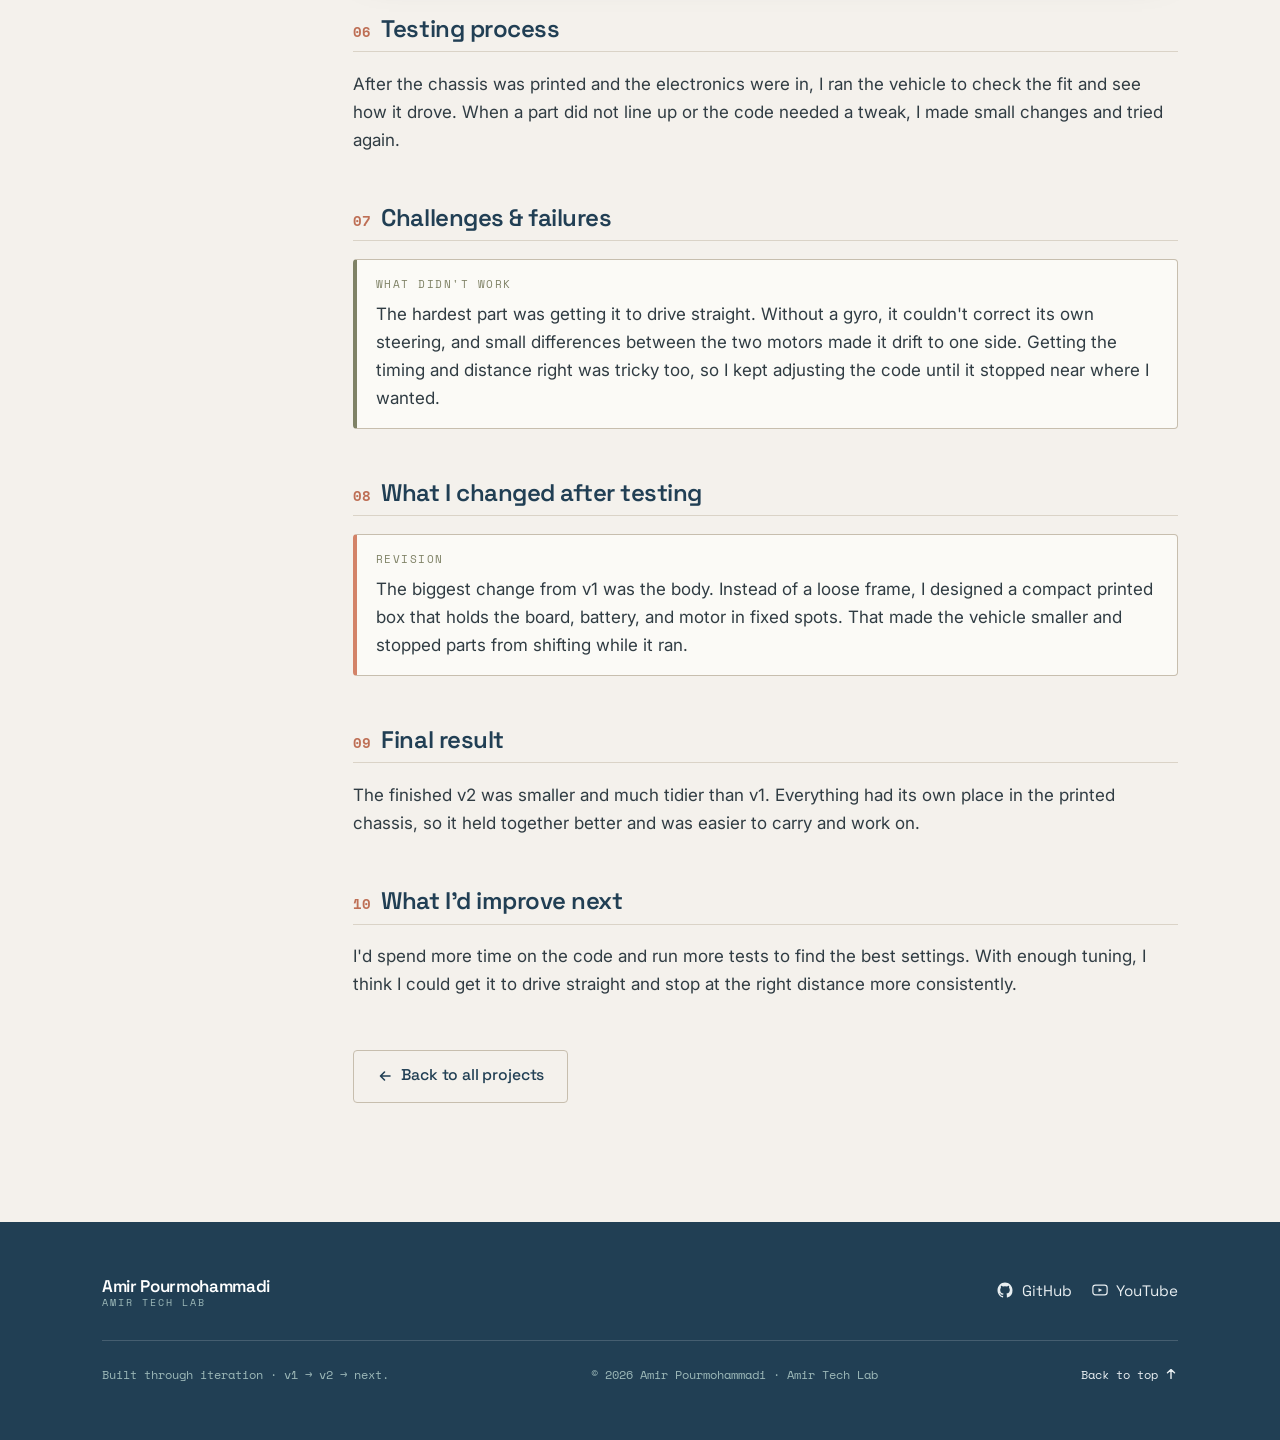
<file: projects/electric-vehicle-v2.html>
<!DOCTYPE html>
<html lang="en">
<head>
  <meta charset="UTF-8" />
  <meta name="viewport" content="width=device-width, initial-scale=1.0" />
  <title>Electric Vehicle v2 · Amir Tech Lab</title>
  <meta name="description" content="Electric Vehicle v2: a compact Arduino-driven electric vehicle on a custom 3D-printed chassis. Build process and testing notes." />

  <meta property="og:type" content="article" />
  <meta property="og:title" content="Electric Vehicle v2 · Amir Tech Lab" />
  <meta property="og:description" content="Electric Vehicle v2: a compact Arduino-driven electric vehicle on a custom 3D-printed chassis. Build process and testing notes." />
  <meta property="og:image" content="../images/electric-vehicle-v2-final.jpg" />
  <meta name="twitter:card" content="summary_large_image" />

  <link rel="icon" href="../favicon.svg" type="image/svg+xml" />
  <link rel="icon" href="../favicon.ico" sizes="any" />

  <link rel="preconnect" href="https://fonts.googleapis.com" />
  <link rel="preconnect" href="https://fonts.gstatic.com" crossorigin />
  <link href="https://fonts.googleapis.com/css2?family=Space+Grotesk:wght@400;500;600;700&family=Space+Mono:wght@400;700&family=Inter:wght@400;500;600&display=swap" rel="stylesheet" />
  <link rel="stylesheet" href="../styles.css" />
</head>
<body>
  <a class="skip-link" href="#main">Skip to content</a>
  <header class="site-header" id="top">
    <div class="container nav">
      <a class="brand" href="../index.html" aria-label="Amir Pourmohammadi — Amir Tech Lab, home">
        <span class="brand__name">Amir Pourmohammadi</span>
        <span class="brand__tag">Amir Tech Lab</span>
      </a>
      <nav aria-label="Primary">
        <button class="nav__toggle" id="navToggle" aria-expanded="false" aria-controls="navLinks" aria-label="Open menu">
          <span class="nav__toggle-bars" aria-hidden="true"></span>
        </button>
        <ul class="nav__links" id="navLinks">
          <li><a class="nav__link" href="../index.html">Home</a></li>
          <li><a class="nav__link" href="../index.html#projects">Projects</a></li>
          <li><a class="nav__link" href="../index.html#about">About</a></li>
          <li><a class="nav__link" href="../index.html#skills">Skills</a></li>
          <li><a class="nav__link" href="../index.html#contact">Contact</a></li>
          <li><a class="btn btn--accent btn--small nav__cta" href="../index.html#contact">Get in touch</a></li>
        </ul>
      </nav>
    </div>
  </header>

  <main id="main">
    <!-- ===== Project hero ===== -->
    <section class="proj-hero grid-paper">
      <div class="container">
        <a class="back-link" href="../index.html#projects">
          <svg width="14" height="14" viewBox="0 0 16 16" fill="none" aria-hidden="true"><path d="M13 8H4M7.5 4l-4 4 4 4" stroke="currentColor" stroke-width="1.6" stroke-linecap="round" stroke-linejoin="round"/></svg>
          All projects
        </a>
        <div class="proj-hero__meta">
          <span class="card__badge" style="position:static">v2</span>
          <div class="tags" style="margin:0"><span class="tag">Arduino</span><span class="tag">Electronics</span><span class="tag">Motor Control</span><span class="tag">3D Printing</span></div>
        </div>
        <h1>Electric Vehicle v2</h1>
        <p class="proj-hero__summary">A compact two-wheel-drive electric vehicle on a self-contained 3D-printed body.</p>
      </div>
    </section>

    <div class="container proj-layout">
      <!-- ===== In-page contents ===== -->
      <nav class="proj-toc" aria-label="On this page">
        <h2>On this page</h2>
        <ol>
          <li><a href="#problem">The problem</a></li>
          <li><a href="#why">Why I built it</a></li>
          <li><a href="#tools">Tools &amp; materials</a></li>
          <li><a href="#prototype">Prototype photos</a></li>
          <li><a href="#cad">CAD &amp; diagrams</a></li>
          <li><a href="#testing">Testing</a></li>
          <li><a href="#challenges">Challenges</a></li>
          <li><a href="#changed">What I changed</a></li>
          <li><a href="#result">Final result</a></li>
          <li><a href="#next">What I'd improve</a></li>
        </ol>
      </nav>

      <!-- ===== Content ===== -->
      <div class="proj-content">

        <figure class="hero__plate" style="margin:0 0 2.5rem">
          <img src="../images/electric-vehicle-v2-final.jpg" alt="Compact orange 3D-printed electric vehicle with a genuine Arduino Uno, breadboard, and yellow-hub wheels on a cutting mat." />
          <figcaption class="hero__plate-tag">Electric Vehicle v2 · final build</figcaption>
        </figure>

        <section class="proj-block" id="problem" aria-labelledby="problem-h">
          <h2 id="problem-h"><span class="n">01</span> The problem</h2>
          <p>The first version drove, but it was bulky and held together loosely, so parts moved around while it ran. For v2 I wanted a smaller vehicle with a real body that kept the electronics in fixed spots.</p>
        </section>

        <section class="proj-block" id="why" aria-labelledby="why-h">
          <h2 id="why-h"><span class="n">02</span> Why I built it</h2>
          <p>After the Science Olympiad vehicle build, I wanted to make a cleaner version on my own. The loose frame on v1 was the part that bothered me most. Designing the body in CAD also let me practice 3D printing, which I wanted to get better at.</p>
        </section>

        <section class="proj-block" id="tools" aria-labelledby="tools-h">
          <h2 id="tools-h"><span class="n">03</span> Tools, materials &amp; software</h2>
          <table class="spec-table">
            <tbody>
              <tr><th>Microcontroller</th><td>Arduino Uno</td></tr>
              <tr><th>Drive</th><td>2× TT gear motors with built-in encoders and yellow-hub wheels</td></tr>
              <tr><th>Structure</th><td>Custom 3D-printed box chassis</td></tr>
              <tr><th>Prototyping</th><td>Breadboard + jumper wires</td></tr>
              <tr><th>Motor driver</th><td>TB6612FNG dual motor driver</td></tr>
              <tr><th>Power</th><td>8 AA batteries</td></tr>
              <tr><th>Software</th><td>Arduino IDE (C++)</td></tr>
            </tbody>
          </table>
        </section>

        <section class="proj-block" id="prototype" aria-labelledby="prototype-h">
          <h2 id="prototype-h"><span class="n">04</span> Prototype photos</h2>
          <p>The compact v2 chassis and its internals. Tap any photo to view it larger.</p>
          <div class="gallery">
            <figure>
              <button class="shot" type="button" data-lightbox data-full="../images/electric-vehicle-v2-final.jpg" data-caption="3/4 view · seated Arduino">
                <img src="../images/electric-vehicle-v2-final.jpg" loading="lazy" alt="Three-quarter view of the compact orange vehicle with the Arduino seated in the chassis." />
              </button>
              <figcaption>3/4 view · seated Arduino</figcaption>
            </figure>
            <figure>
              <button class="shot" type="button" data-lightbox data-full="../images/electric-vehicle-v2-detail.jpg" data-caption="Detail · wiring & breadboard">
                <img src="../images/electric-vehicle-v2-detail.jpg" loading="lazy" alt="Close detail of the wiring, ATmega chip, and breadboard on the chassis." />
              </button>
              <figcaption>Detail · wiring & breadboard</figcaption>
            </figure>
          </div>
        </section>

        <section class="proj-block" id="cad" aria-labelledby="cad-h">
          <h2 id="cad-h"><span class="n">05</span> CAD &amp; diagrams</h2>
          <p>I designed the chassis in CAD before printing it. It has a flat bed for the board and battery, bracket walls with holes to hold the axle, and a curved cutout on one end for the motor.</p>
          <figure class="hero__plate" style="margin:1.5rem 0 0">
            <img src="../images/electric-vehicle-v2-cad.jpg" alt="CAD model of the v2 chassis: a flat printed base with slotted bracket walls and a curved cutout on one end." />
            <figcaption class="hero__plate-tag">v2 chassis, designed in CAD</figcaption>
          </figure>
        </section>

        <section class="proj-block" id="testing" aria-labelledby="testing-h">
          <h2 id="testing-h"><span class="n">06</span> Testing process</h2>
          <p>After the chassis was printed and the electronics were in, I ran the vehicle to check the fit and see how it drove. When a part did not line up or the code needed a tweak, I made small changes and tried again.</p>
        </section>

        <section class="proj-block" id="challenges" aria-labelledby="challenges-h">
          <h2 id="challenges-h"><span class="n">07</span> Challenges &amp; failures</h2>
          <div class="note note--failure">
            <span class="note__label">What didn't work</span>
            <p style="margin:0">The hardest part was getting it to drive straight. Without a gyro, it couldn't correct its own steering, and small differences between the two motors made it drift to one side. Getting the timing and distance right was tricky too, so I kept adjusting the code until it stopped near where I wanted.</p>
          </div>
        </section>

        <section class="proj-block" id="changed" aria-labelledby="changed-h">
          <h2 id="changed-h"><span class="n">08</span> What I changed after testing</h2>
          <div class="note note--revision">
            <span class="note__label">Revision</span>
            <p style="margin:0">The biggest change from v1 was the body. Instead of a loose frame, I designed a compact printed box that holds the board, battery, and motor in fixed spots. That made the vehicle smaller and stopped parts from shifting while it ran.</p>
          </div>
        </section>

        <section class="proj-block" id="result" aria-labelledby="result-h">
          <h2 id="result-h"><span class="n">09</span> Final result</h2>
          <p>The finished v2 was smaller and much tidier than v1. Everything had its own place in the printed chassis, so it held together better and was easier to carry and work on.</p>
        </section>

        <section class="proj-block" id="next" aria-labelledby="next-h">
          <h2 id="next-h"><span class="n">10</span> What I'd improve next</h2>
          <p>I'd spend more time on the code and run more tests to find the best settings. With enough tuning, I think I could get it to drive straight and stop at the right distance more consistently.</p>
        </section>

        <p style="margin-top:2.5rem">
          <a class="btn btn--ghost" href="../index.html#projects">
            <svg width="16" height="16" viewBox="0 0 16 16" fill="none" aria-hidden="true"><path d="M13 8H4M7.5 4l-4 4 4 4" stroke="currentColor" stroke-width="1.6" stroke-linecap="round" stroke-linejoin="round"/></svg>
            Back to all projects
          </a>
        </p>
      </div>
    </div>
  </main>

  <footer class="site-footer">
    <div class="container">
      <div class="footer__top">
        <a class="brand footer__brand" href="../index.html">
          <span class="brand__name">Amir Pourmohammadi</span>
          <span class="brand__tag">Amir Tech Lab</span>
        </a>
        <ul class="footer__links">
          <li><a href="https://github.com/amirpourmohammaditech-ops/amir-portfolio" target="_blank" rel="noopener">
            <svg viewBox="0 0 24 24" fill="currentColor" aria-hidden="true"><path d="M12 2C6.48 2 2 6.58 2 12.25c0 4.53 2.87 8.37 6.84 9.73.5.1.68-.22.68-.49l-.01-1.7c-2.78.62-3.37-1.36-3.37-1.36-.46-1.18-1.11-1.49-1.11-1.49-.91-.64.07-.62.07-.62 1 .07 1.53 1.06 1.53 1.06.89 1.56 2.34 1.11 2.91.85.09-.66.35-1.11.63-1.37-2.22-.26-4.56-1.14-4.56-5.07 0-1.12.39-2.03 1.03-2.75-.1-.26-.45-1.3.1-2.71 0 0 .84-.27 2.75 1.05a9.36 9.36 0 015 0c1.91-1.32 2.75-1.05 2.75-1.05.55 1.41.2 2.45.1 2.71.64.72 1.03 1.63 1.03 2.75 0 3.94-2.34 4.81-4.57 5.06.36.32.68.94.68 1.9l-.01 2.82c0 .27.18.59.69.49A10.02 10.02 0 0022 12.25C22 6.58 17.52 2 12 2z"/></svg>
            GitHub</a></li>
          <li><a href="https://www.youtube.com/@amirduino" target="_blank" rel="noopener">
            <svg viewBox="0 0 24 24" fill="none" aria-hidden="true"><rect x="2.5" y="5.5" width="19" height="13" rx="3.5" stroke="currentColor" stroke-width="1.6"/><path d="M10 9.5l5 2.5-5 2.5v-5z" fill="currentColor"/></svg>
            YouTube</a></li>
        </ul>
      </div>
      <div class="footer__bottom">
        <span>Built through iteration · v1 → v2 → next.</span>
        <span>© <span id="year">2026</span> Amir Pourmohammadi · Amir Tech Lab</span>
        <a class="to-top" href="#top">Back to top
          <svg width="14" height="14" viewBox="0 0 16 16" fill="none" aria-hidden="true"><path d="M8 13V3M4 6.5L8 3l4 3.5" stroke="currentColor" stroke-width="1.6" stroke-linecap="round" stroke-linejoin="round"/></svg>
        </a>
      </div>
    </div>
  </footer>
  <script src="../script.js"></script>
</body>
</html>
</file>
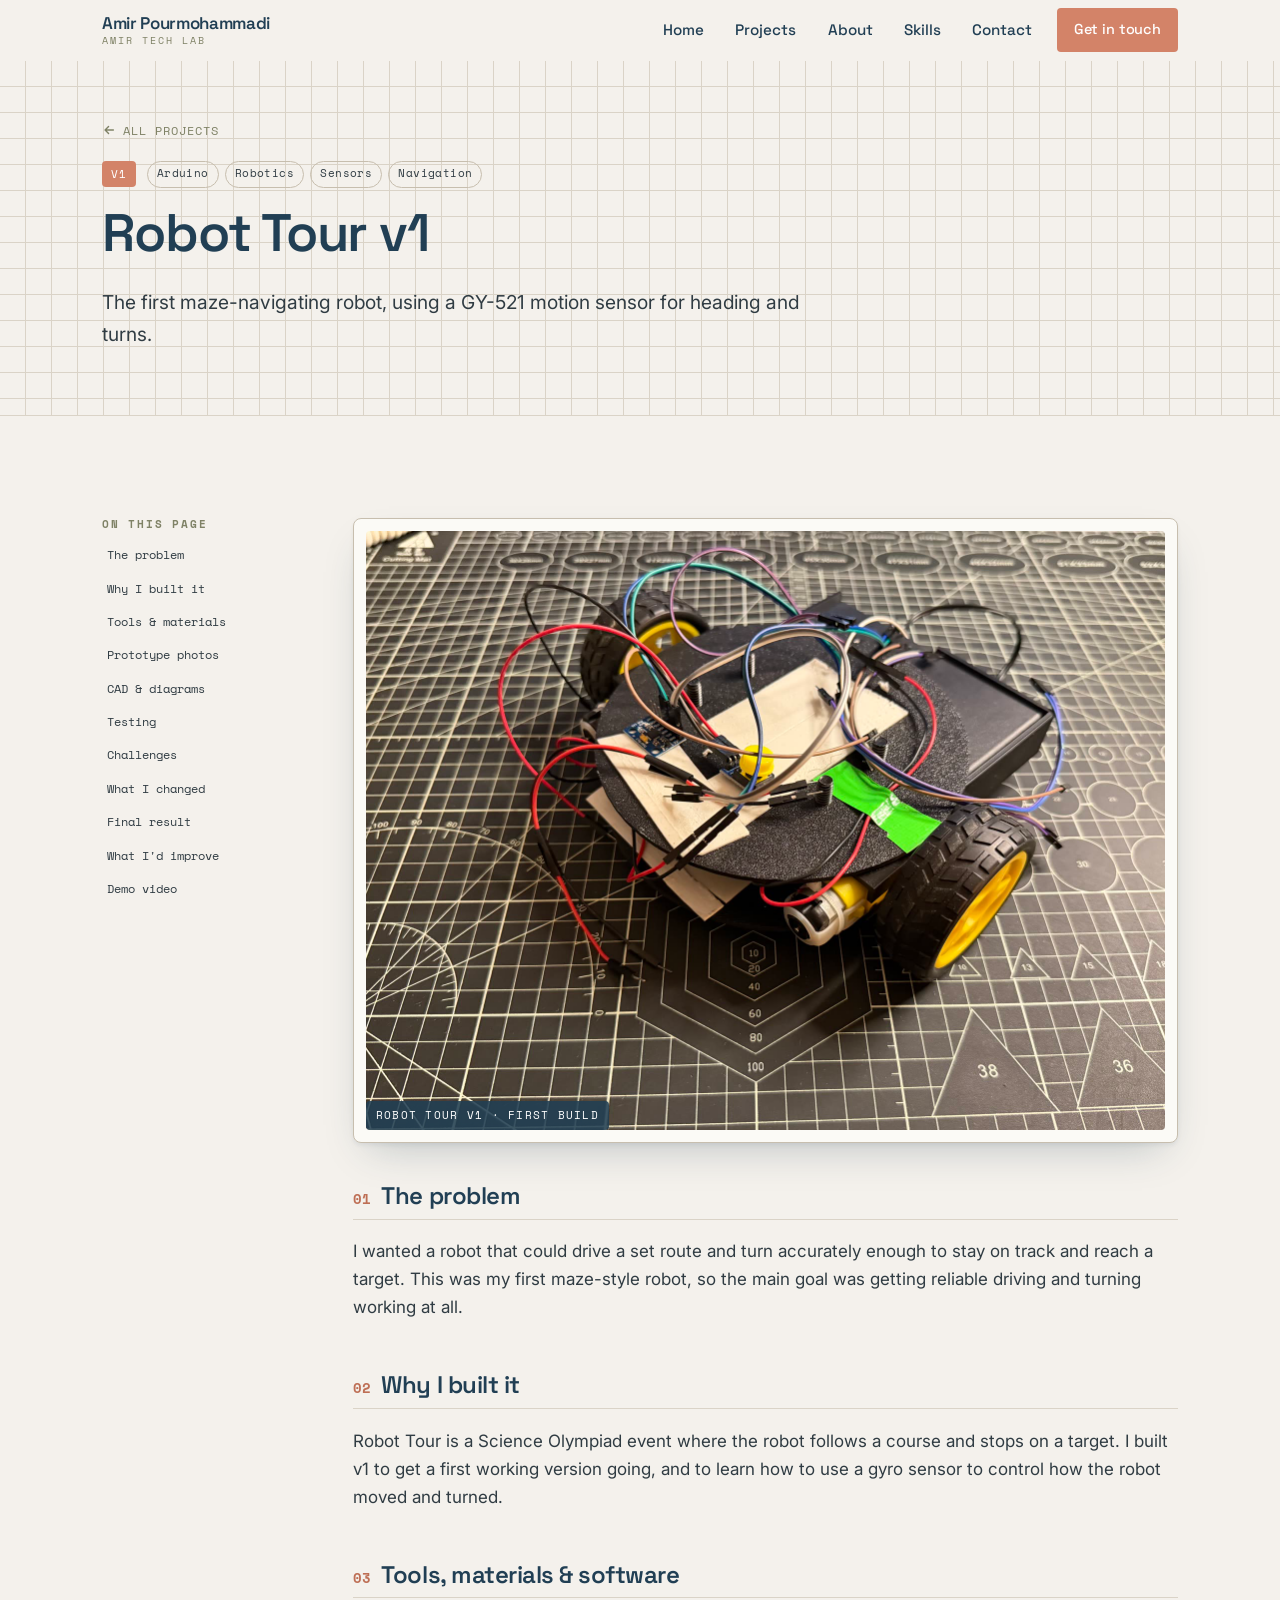
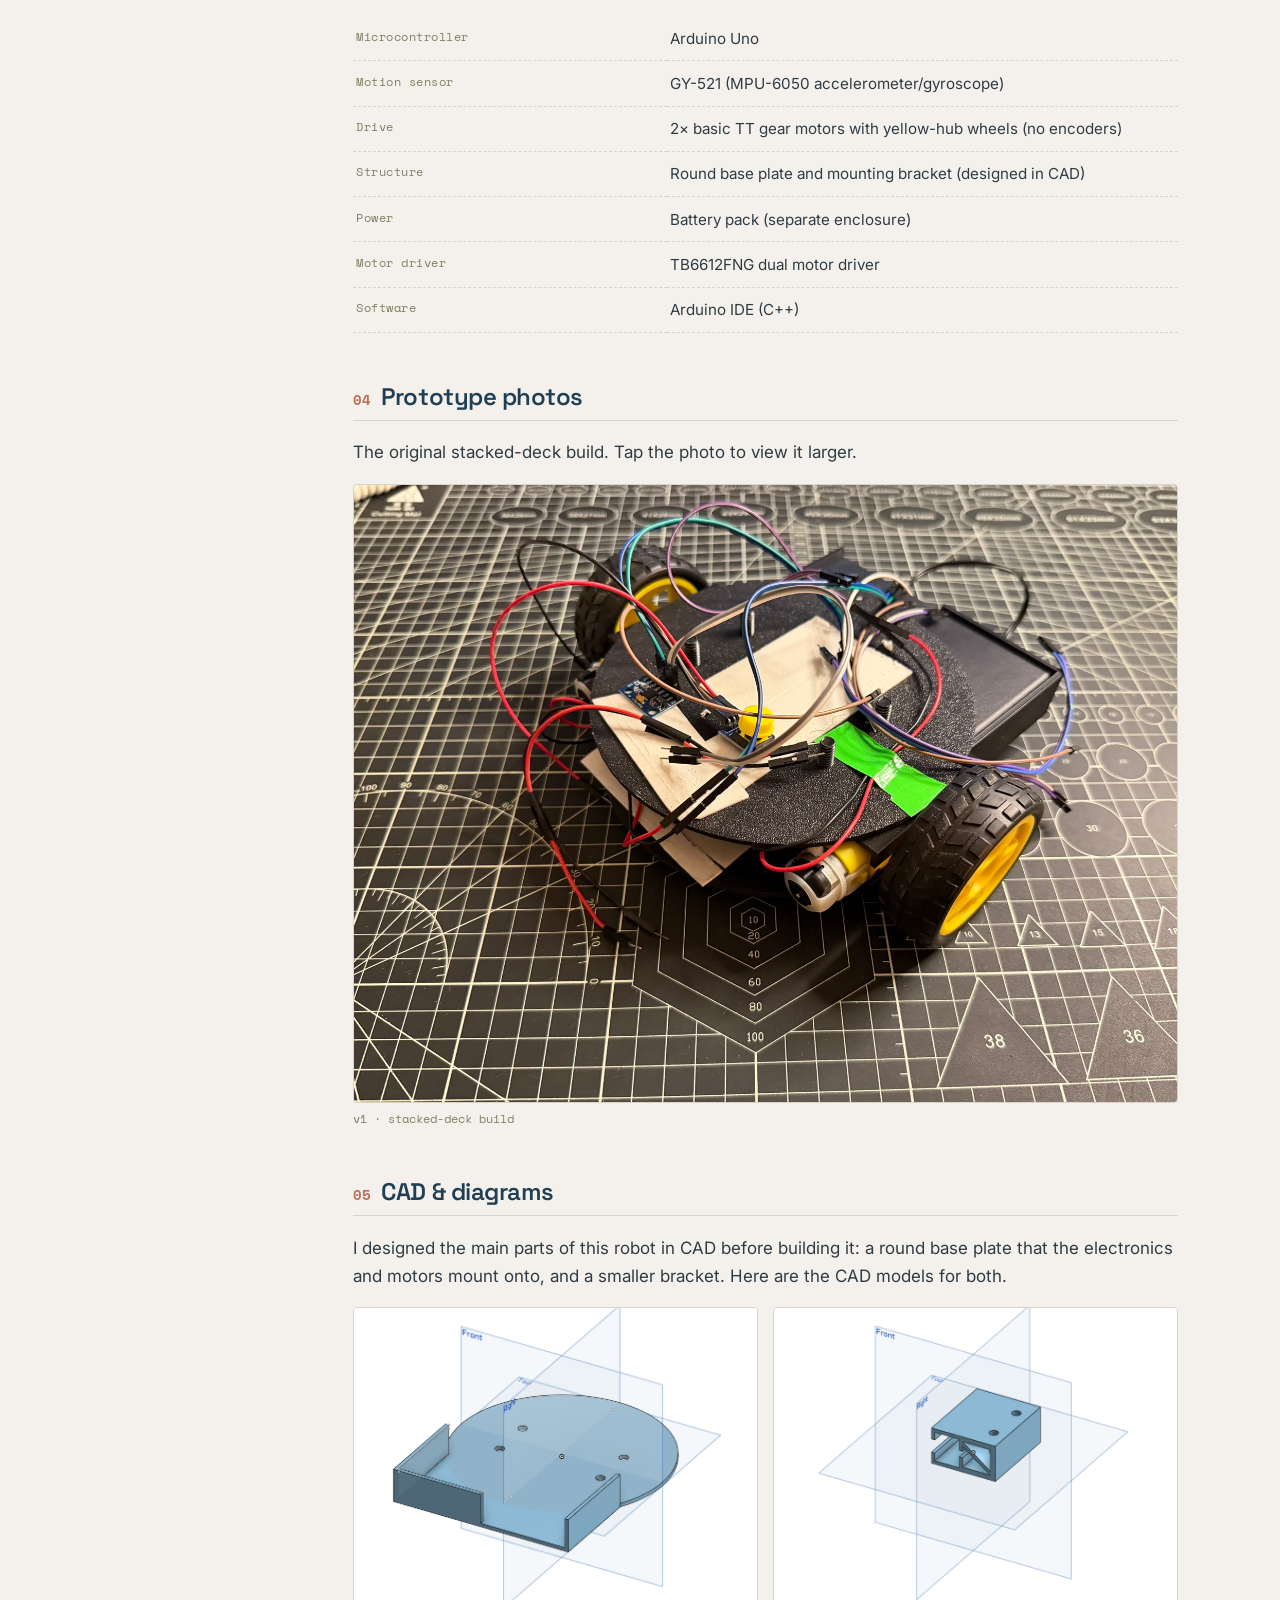
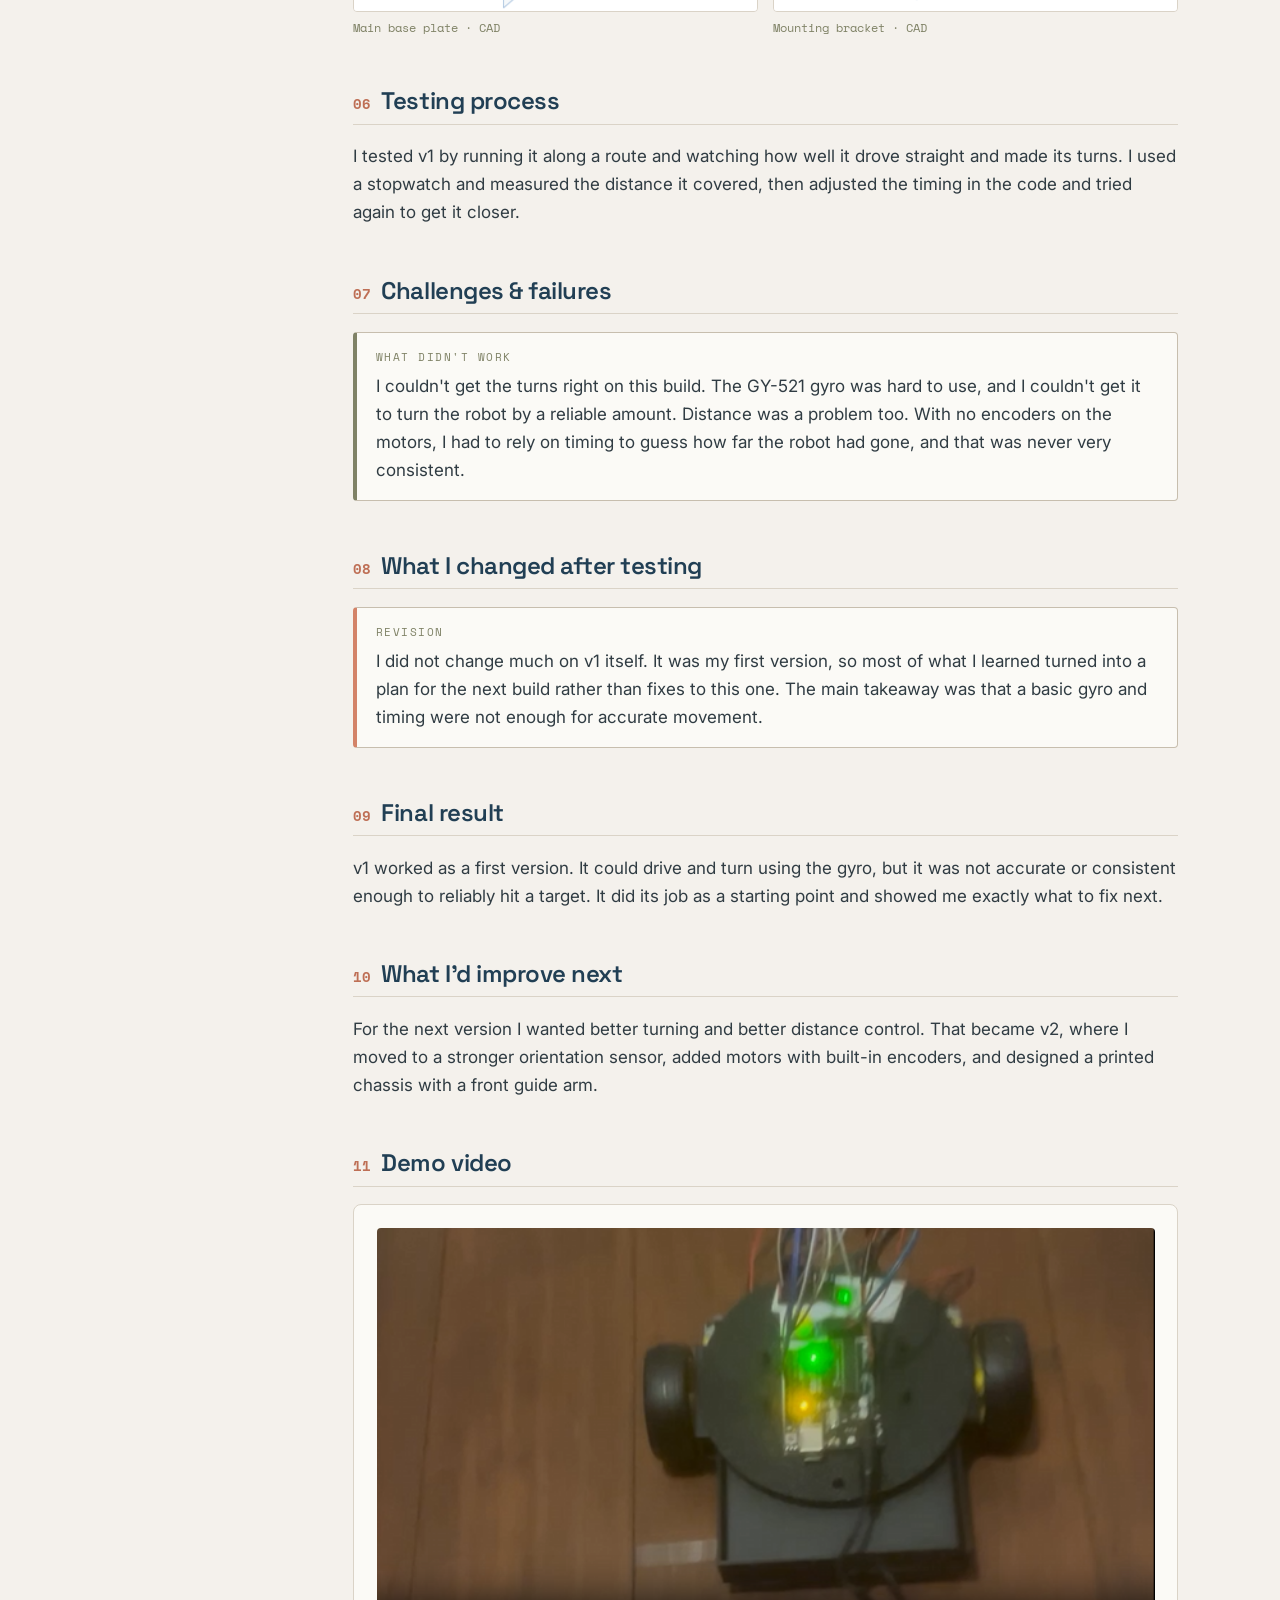
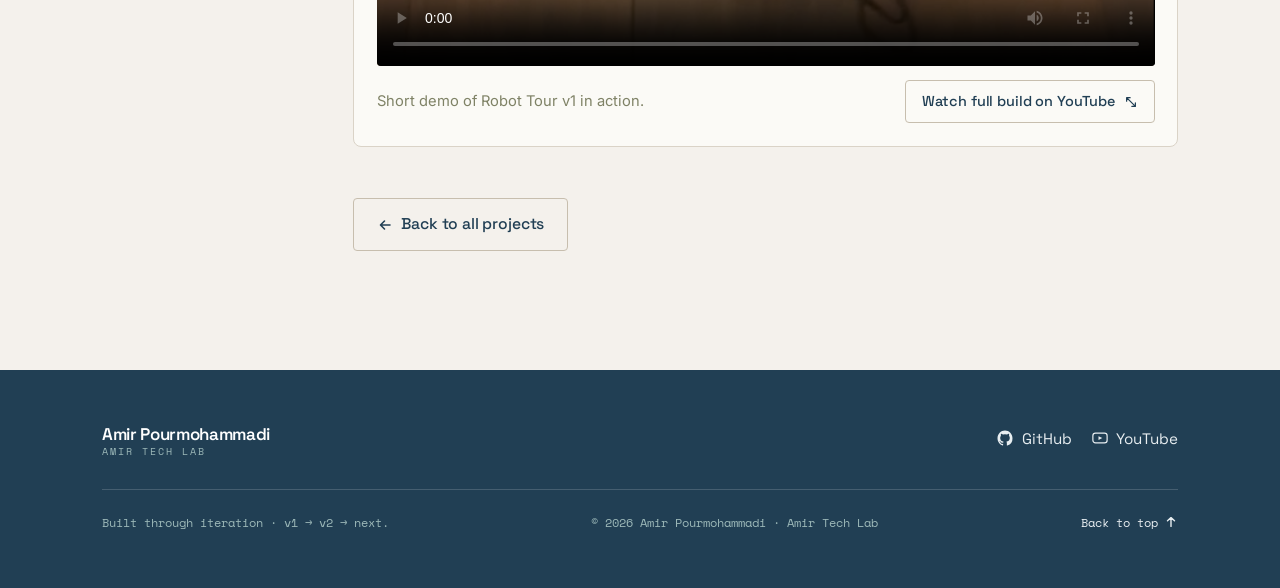
<file: projects/robot-tour-v1.html>
<!DOCTYPE html>
<html lang="en">
<head>
  <meta charset="UTF-8" />
  <meta name="viewport" content="width=device-width, initial-scale=1.0" />
  <title>Robot Tour v1 · Amir Tech Lab</title>
  <meta name="description" content="Robot Tour v1: the first Arduino maze robot on a stacked chassis, using a GY-521 (MPU-6050) motion sensor for heading and turn control." />

  <meta property="og:type" content="article" />
  <meta property="og:title" content="Robot Tour v1 · Amir Tech Lab" />
  <meta property="og:description" content="Robot Tour v1: the first Arduino maze robot on a stacked chassis, using a GY-521 (MPU-6050) motion sensor for heading and turn control." />
  <meta property="og:image" content="../images/robot-tour-v1-final.jpg" />
  <meta name="twitter:card" content="summary_large_image" />

  <link rel="icon" href="../favicon.svg" type="image/svg+xml" />
  <link rel="icon" href="../favicon.ico" sizes="any" />

  <link rel="preconnect" href="https://fonts.googleapis.com" />
  <link rel="preconnect" href="https://fonts.gstatic.com" crossorigin />
  <link href="https://fonts.googleapis.com/css2?family=Space+Grotesk:wght@400;500;600;700&family=Space+Mono:wght@400;700&family=Inter:wght@400;500;600&display=swap" rel="stylesheet" />
  <link rel="stylesheet" href="../styles.css" />
</head>
<body>
  <a class="skip-link" href="#main">Skip to content</a>
  <header class="site-header" id="top">
    <div class="container nav">
      <a class="brand" href="../index.html" aria-label="Amir Pourmohammadi — Amir Tech Lab, home">
        <span class="brand__name">Amir Pourmohammadi</span>
        <span class="brand__tag">Amir Tech Lab</span>
      </a>
      <nav aria-label="Primary">
        <button class="nav__toggle" id="navToggle" aria-expanded="false" aria-controls="navLinks" aria-label="Open menu">
          <span class="nav__toggle-bars" aria-hidden="true"></span>
        </button>
        <ul class="nav__links" id="navLinks">
          <li><a class="nav__link" href="../index.html">Home</a></li>
          <li><a class="nav__link" href="../index.html#projects">Projects</a></li>
          <li><a class="nav__link" href="../index.html#about">About</a></li>
          <li><a class="nav__link" href="../index.html#skills">Skills</a></li>
          <li><a class="nav__link" href="../index.html#contact">Contact</a></li>
          <li><a class="btn btn--accent btn--small nav__cta" href="../index.html#contact">Get in touch</a></li>
        </ul>
      </nav>
    </div>
  </header>

  <main id="main">
    <!-- ===== Project hero ===== -->
    <section class="proj-hero grid-paper">
      <div class="container">
        <a class="back-link" href="../index.html#projects">
          <svg width="14" height="14" viewBox="0 0 16 16" fill="none" aria-hidden="true"><path d="M13 8H4M7.5 4l-4 4 4 4" stroke="currentColor" stroke-width="1.6" stroke-linecap="round" stroke-linejoin="round"/></svg>
          All projects
        </a>
        <div class="proj-hero__meta">
          <span class="card__badge" style="position:static">v1</span>
          <div class="tags" style="margin:0"><span class="tag">Arduino</span><span class="tag">Robotics</span><span class="tag">Sensors</span><span class="tag">Navigation</span></div>
        </div>
        <h1>Robot Tour v1</h1>
        <p class="proj-hero__summary">The first maze-navigating robot, using a GY-521 motion sensor for heading and turns.</p>
      </div>
    </section>

    <div class="container proj-layout">
      <!-- ===== In-page contents ===== -->
      <nav class="proj-toc" aria-label="On this page">
        <h2>On this page</h2>
        <ol>
          <li><a href="#problem">The problem</a></li>
          <li><a href="#why">Why I built it</a></li>
          <li><a href="#tools">Tools &amp; materials</a></li>
          <li><a href="#prototype">Prototype photos</a></li>
          <li><a href="#cad">CAD &amp; diagrams</a></li>
          <li><a href="#testing">Testing</a></li>
          <li><a href="#challenges">Challenges</a></li>
          <li><a href="#changed">What I changed</a></li>
          <li><a href="#result">Final result</a></li>
          <li><a href="#next">What I'd improve</a></li>
          <li><a href="#video">Demo video</a></li>
        </ol>
      </nav>

      <!-- ===== Content ===== -->
      <div class="proj-content">

        <figure class="hero__plate" style="margin:0 0 2.5rem">
          <img src="../images/robot-tour-v1-final.jpg" alt="Black-chassis robot car with stacked round decks, a small blue GY-521 motion sensor module, yellow-hub wheels, and a battery pack." />
          <figcaption class="hero__plate-tag">Robot Tour v1 · first build</figcaption>
        </figure>

        <section class="proj-block" id="problem" aria-labelledby="problem-h">
          <h2 id="problem-h"><span class="n">01</span> The problem</h2>
          <p>I wanted a robot that could drive a set route and turn accurately enough to stay on track and reach a target. This was my first maze-style robot, so the main goal was getting reliable driving and turning working at all.</p>
        </section>

        <section class="proj-block" id="why" aria-labelledby="why-h">
          <h2 id="why-h"><span class="n">02</span> Why I built it</h2>
          <p>Robot Tour is a Science Olympiad event where the robot follows a course and stops on a target. I built v1 to get a first working version going, and to learn how to use a gyro sensor to control how the robot moved and turned.</p>
        </section>

        <section class="proj-block" id="tools" aria-labelledby="tools-h">
          <h2 id="tools-h"><span class="n">03</span> Tools, materials &amp; software</h2>
          <table class="spec-table">
            <tbody>
              <tr><th>Microcontroller</th><td>Arduino Uno</td></tr>
              <tr><th>Motion sensor</th><td>GY-521 (MPU-6050 accelerometer/gyroscope)</td></tr>
              <tr><th>Drive</th><td>2× basic TT gear motors with yellow-hub wheels (no encoders)</td></tr>
              <tr><th>Structure</th><td>Round base plate and mounting bracket (designed in CAD)</td></tr>
              <tr><th>Power</th><td>Battery pack (separate enclosure)</td></tr>
              <tr><th>Motor driver</th><td>TB6612FNG dual motor driver</td></tr>
              <tr><th>Software</th><td>Arduino IDE (C++)</td></tr>
            </tbody>
          </table>
        </section>

        <section class="proj-block" id="prototype" aria-labelledby="prototype-h">
          <h2 id="prototype-h"><span class="n">04</span> Prototype photos</h2>
          <p>The original stacked-deck build. Tap the photo to view it larger.</p>
          <div class="gallery">
            <figure>
              <button class="shot" type="button" data-lightbox data-full="../images/robot-tour-v1-final.jpg" data-caption="v1 · stacked-deck build">
                <img src="../images/robot-tour-v1-final.jpg" loading="lazy" alt="The black stacked-deck robot with its GY-521 sensor, motors, and battery pack wired together." />
              </button>
              <figcaption>v1 · stacked-deck build</figcaption>
            </figure>
          </div>
        </section>

        <section class="proj-block" id="cad" aria-labelledby="cad-h">
          <h2 id="cad-h"><span class="n">05</span> CAD &amp; diagrams</h2>
          <p>I designed the main parts of this robot in CAD before building it: a round base plate that the electronics and motors mount onto, and a smaller bracket. Here are the CAD models for both.</p>
          <div class="gallery">
            <figure>
              <button class="shot" type="button" data-lightbox data-full="../images/robot-tour-v1-base-cad.jpg" data-caption="Main base plate · CAD">
                <img src="../images/robot-tour-v1-base-cad.jpg" loading="lazy" alt="CAD model of a round base plate with mounting holes and a rectangular channel along one straight edge." />
              </button>
              <figcaption>Main base plate · CAD</figcaption>
            </figure>
            <figure>
              <button class="shot" type="button" data-lightbox data-full="../images/robot-tour-v1-bracket-cad.jpg" data-caption="Mounting bracket · CAD">
                <img src="../images/robot-tour-v1-bracket-cad.jpg" loading="lazy" alt="CAD model of a small box-shaped bracket with internal triangular supports and a central hole." />
              </button>
              <figcaption>Mounting bracket · CAD</figcaption>
            </figure>
          </div>
        </section>

        <section class="proj-block" id="testing" aria-labelledby="testing-h">
          <h2 id="testing-h"><span class="n">06</span> Testing process</h2>
          <p>I tested v1 by running it along a route and watching how well it drove straight and made its turns. I used a stopwatch and measured the distance it covered, then adjusted the timing in the code and tried again to get it closer.</p>
        </section>

        <section class="proj-block" id="challenges" aria-labelledby="challenges-h">
          <h2 id="challenges-h"><span class="n">07</span> Challenges &amp; failures</h2>
          <div class="note note--failure">
            <span class="note__label">What didn't work</span>
            <p style="margin:0">I couldn't get the turns right on this build. The GY-521 gyro was hard to use, and I couldn't get it to turn the robot by a reliable amount. Distance was a problem too. With no encoders on the motors, I had to rely on timing to guess how far the robot had gone, and that was never very consistent.</p>
          </div>
        </section>

        <section class="proj-block" id="changed" aria-labelledby="changed-h">
          <h2 id="changed-h"><span class="n">08</span> What I changed after testing</h2>
          <div class="note note--revision">
            <span class="note__label">Revision</span>
            <p style="margin:0">I did not change much on v1 itself. It was my first version, so most of what I learned turned into a plan for the next build rather than fixes to this one. The main takeaway was that a basic gyro and timing were not enough for accurate movement.</p>
          </div>
        </section>

        <section class="proj-block" id="result" aria-labelledby="result-h">
          <h2 id="result-h"><span class="n">09</span> Final result</h2>
          <p>v1 worked as a first version. It could drive and turn using the gyro, but it was not accurate or consistent enough to reliably hit a target. It did its job as a starting point and showed me exactly what to fix next.</p>
        </section>

        <section class="proj-block" id="next" aria-labelledby="next-h">
          <h2 id="next-h"><span class="n">10</span> What I'd improve next</h2>
          <p>For the next version I wanted better turning and better distance control. That became v2, where I moved to a stronger orientation sensor, added motors with built-in encoders, and designed a printed chassis with a front guide arm.</p>
        </section>

        <section class="proj-block" id="video" aria-labelledby="video-h">
          <h2 id="video-h"><span class="n">11</span> Demo video</h2>
          <div class="video-block">
            <video controls preload="metadata" poster="../images/robot-tour-v1-demo-poster.jpg"
                   playsinline>
              <source src="../videos/robot-tour-v1-demo.mp4" type="video/mp4" />
              Your browser can't play embedded video.
              <a href="../videos/robot-tour-v1-demo.mp4">Download the demo clip</a> instead.
            </video>
            <div class="video-block__cap">
              <p>Short demo of Robot Tour v1 in action.</p>
              <a class="btn btn--ghost btn--small" href="https://www.youtube.com/@amirduino" target="_blank" rel="noopener">
                Watch full build on YouTube
                <svg width="14" height="14" viewBox="0 0 16 16" fill="none" aria-hidden="true"><path d="M3 3h4M3 3v4M3 3l6 6M13 13H9M13 13V9M13 13L7 7" stroke="currentColor" stroke-width="1.4" stroke-linecap="round"/></svg>
              </a>
            </div>
          </div>
        </section>

        <p style="margin-top:2.5rem">
          <a class="btn btn--ghost" href="../index.html#projects">
            <svg width="16" height="16" viewBox="0 0 16 16" fill="none" aria-hidden="true"><path d="M13 8H4M7.5 4l-4 4 4 4" stroke="currentColor" stroke-width="1.6" stroke-linecap="round" stroke-linejoin="round"/></svg>
            Back to all projects
          </a>
        </p>
      </div>
    </div>
  </main>

  <footer class="site-footer">
    <div class="container">
      <div class="footer__top">
        <a class="brand footer__brand" href="../index.html">
          <span class="brand__name">Amir Pourmohammadi</span>
          <span class="brand__tag">Amir Tech Lab</span>
        </a>
        <ul class="footer__links">
          <li><a href="https://github.com/amirpourmohammaditech-ops/amir-portfolio" target="_blank" rel="noopener">
            <svg viewBox="0 0 24 24" fill="currentColor" aria-hidden="true"><path d="M12 2C6.48 2 2 6.58 2 12.25c0 4.53 2.87 8.37 6.84 9.73.5.1.68-.22.68-.49l-.01-1.7c-2.78.62-3.37-1.36-3.37-1.36-.46-1.18-1.11-1.49-1.11-1.49-.91-.64.07-.62.07-.62 1 .07 1.53 1.06 1.53 1.06.89 1.56 2.34 1.11 2.91.85.09-.66.35-1.11.63-1.37-2.22-.26-4.56-1.14-4.56-5.07 0-1.12.39-2.03 1.03-2.75-.1-.26-.45-1.3.1-2.71 0 0 .84-.27 2.75 1.05a9.36 9.36 0 015 0c1.91-1.32 2.75-1.05 2.75-1.05.55 1.41.2 2.45.1 2.71.64.72 1.03 1.63 1.03 2.75 0 3.94-2.34 4.81-4.57 5.06.36.32.68.94.68 1.9l-.01 2.82c0 .27.18.59.69.49A10.02 10.02 0 0022 12.25C22 6.58 17.52 2 12 2z"/></svg>
            GitHub</a></li>
          <li><a href="https://www.youtube.com/@amirduino" target="_blank" rel="noopener">
            <svg viewBox="0 0 24 24" fill="none" aria-hidden="true"><rect x="2.5" y="5.5" width="19" height="13" rx="3.5" stroke="currentColor" stroke-width="1.6"/><path d="M10 9.5l5 2.5-5 2.5v-5z" fill="currentColor"/></svg>
            YouTube</a></li>
        </ul>
      </div>
      <div class="footer__bottom">
        <span>Built through iteration · v1 → v2 → next.</span>
        <span>© <span id="year">2026</span> Amir Pourmohammadi · Amir Tech Lab</span>
        <a class="to-top" href="#top">Back to top
          <svg width="14" height="14" viewBox="0 0 16 16" fill="none" aria-hidden="true"><path d="M8 13V3M4 6.5L8 3l4 3.5" stroke="currentColor" stroke-width="1.6" stroke-linecap="round" stroke-linejoin="round"/></svg>
        </a>
      </div>
    </div>
  </footer>
  <script src="../script.js"></script>
</body>
</html>
</file>
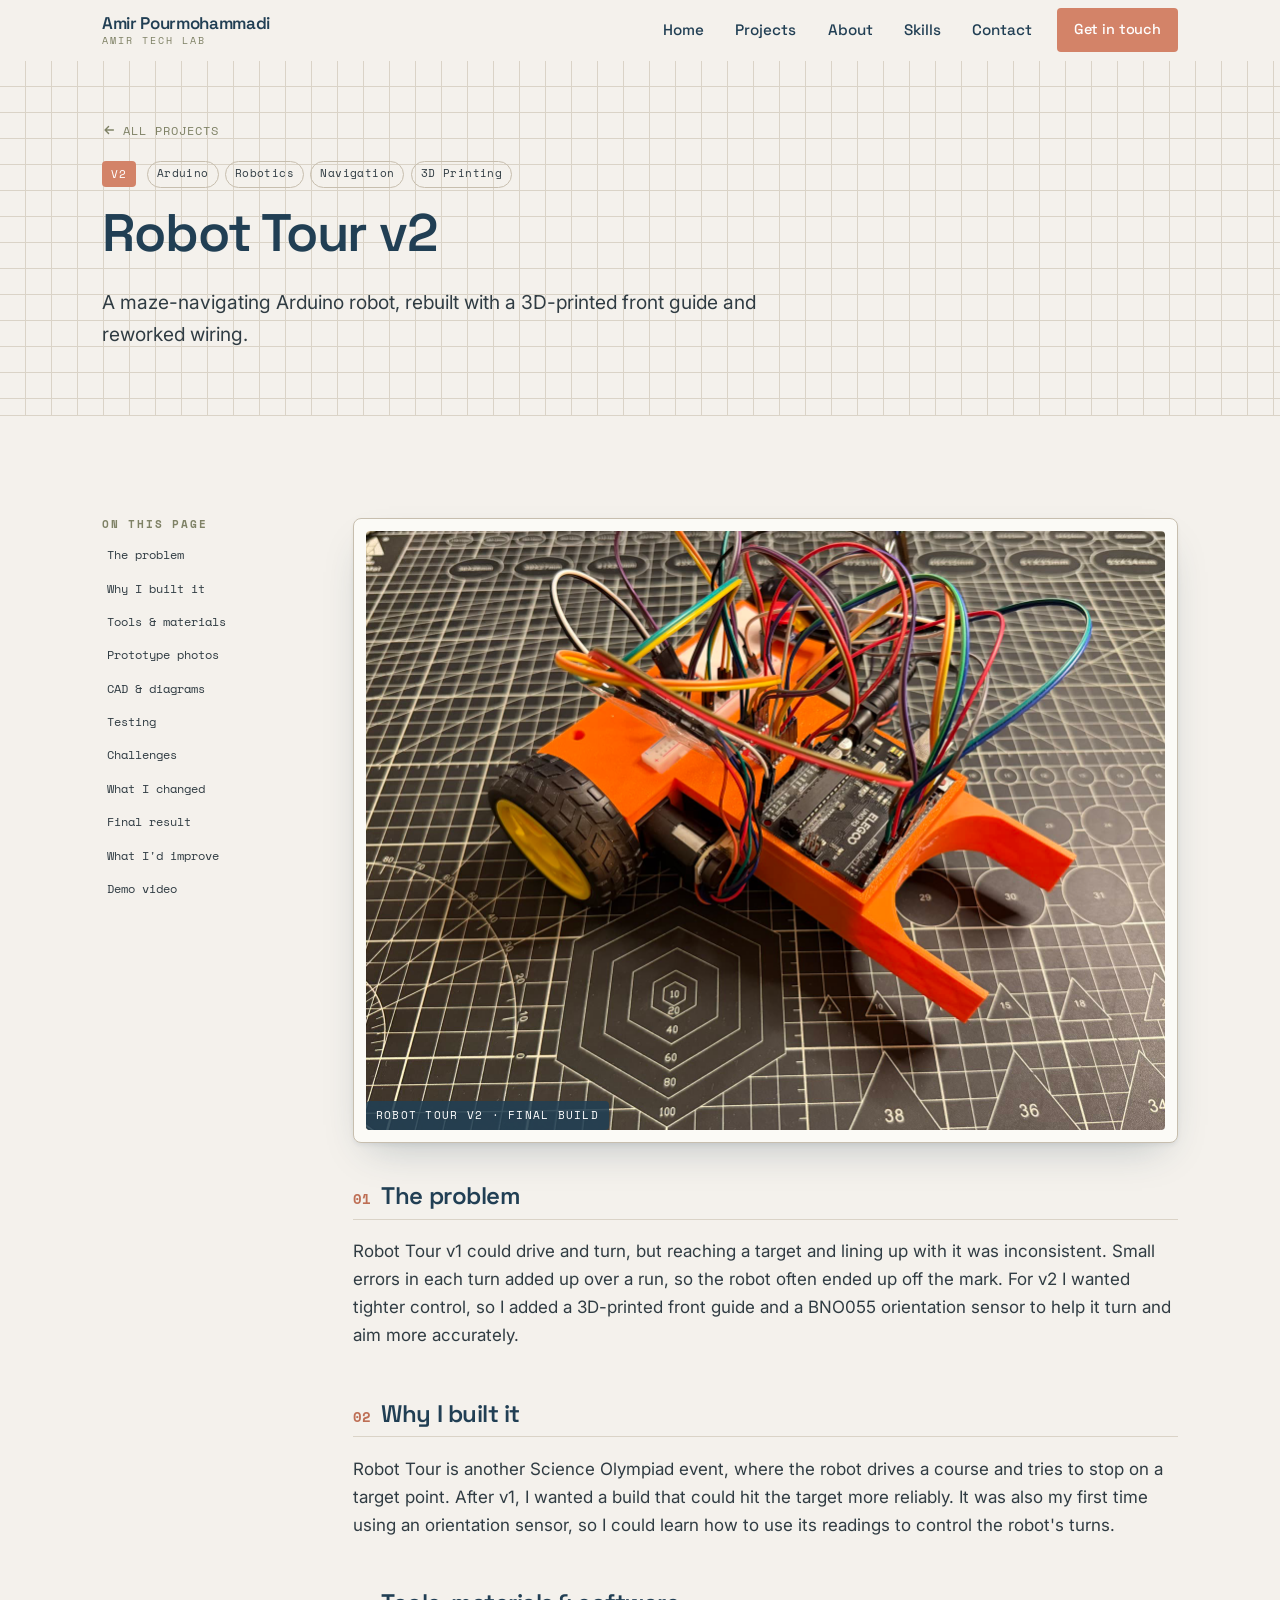
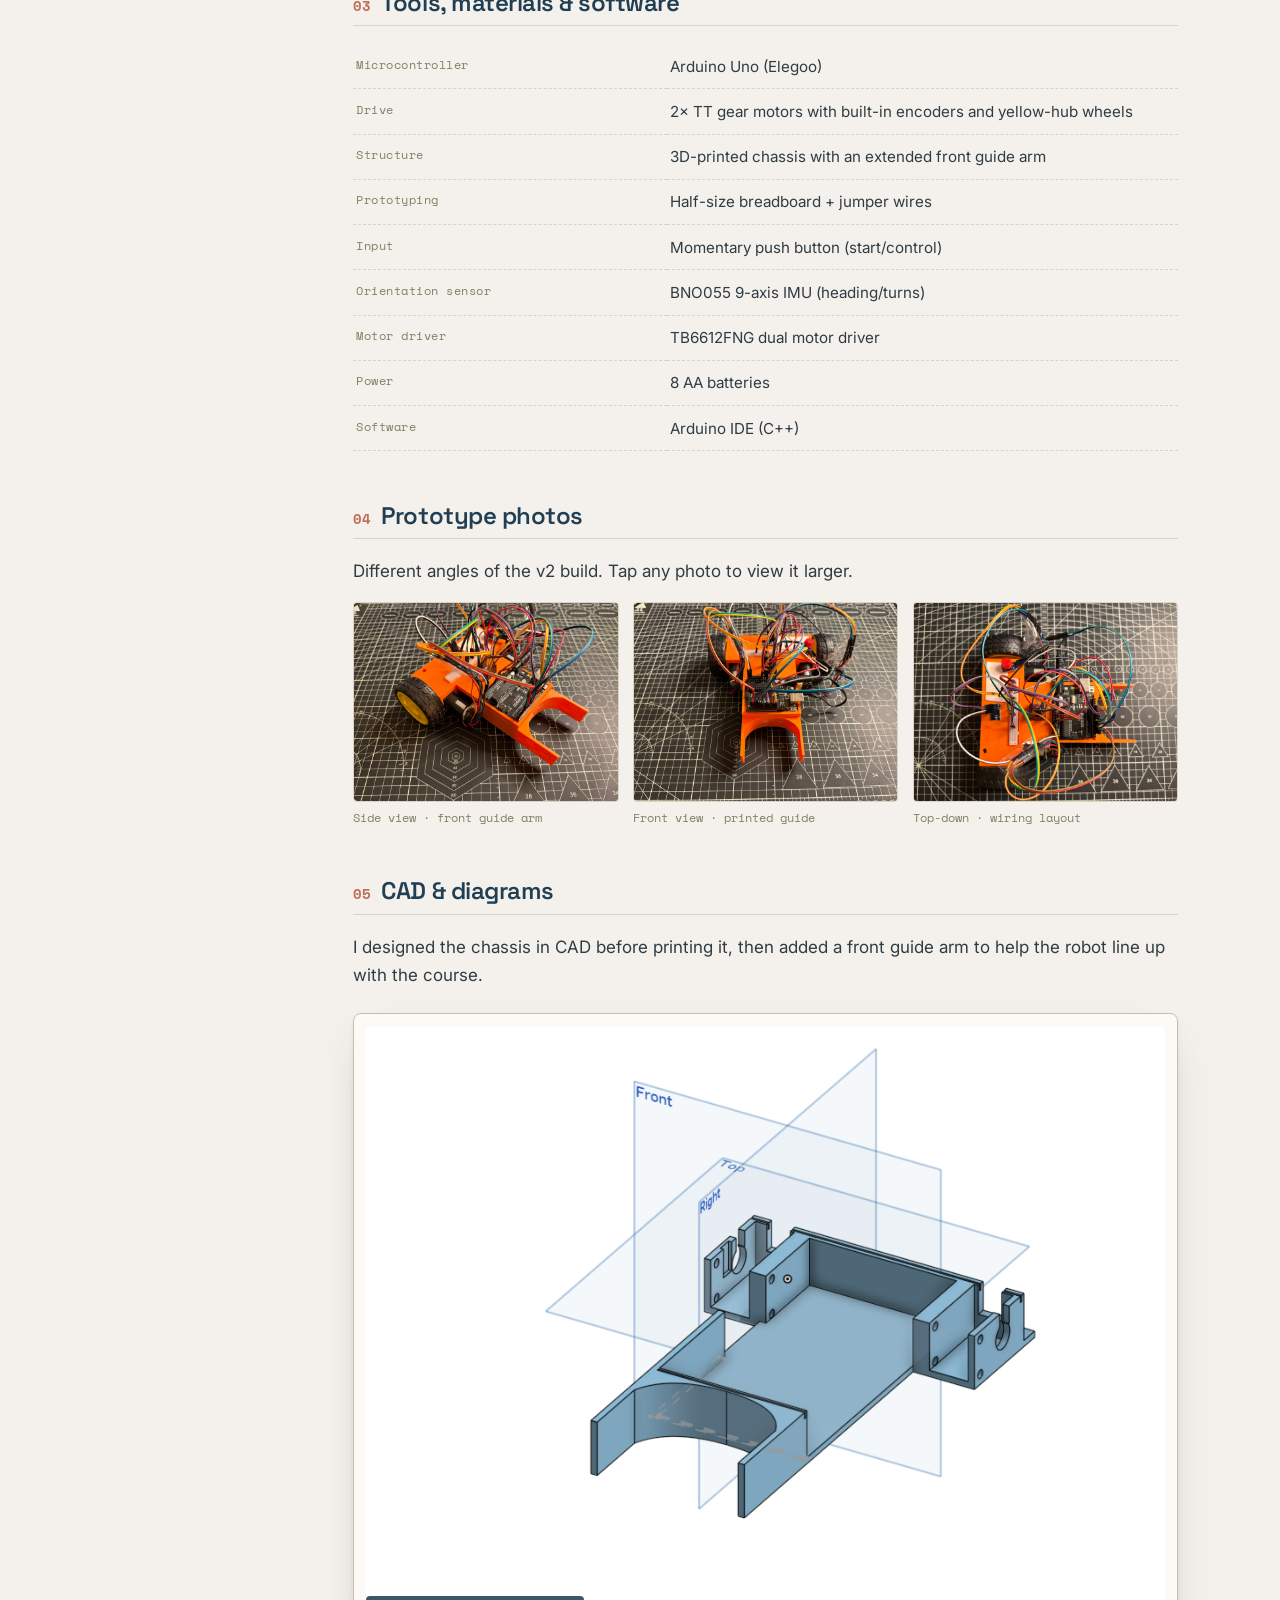
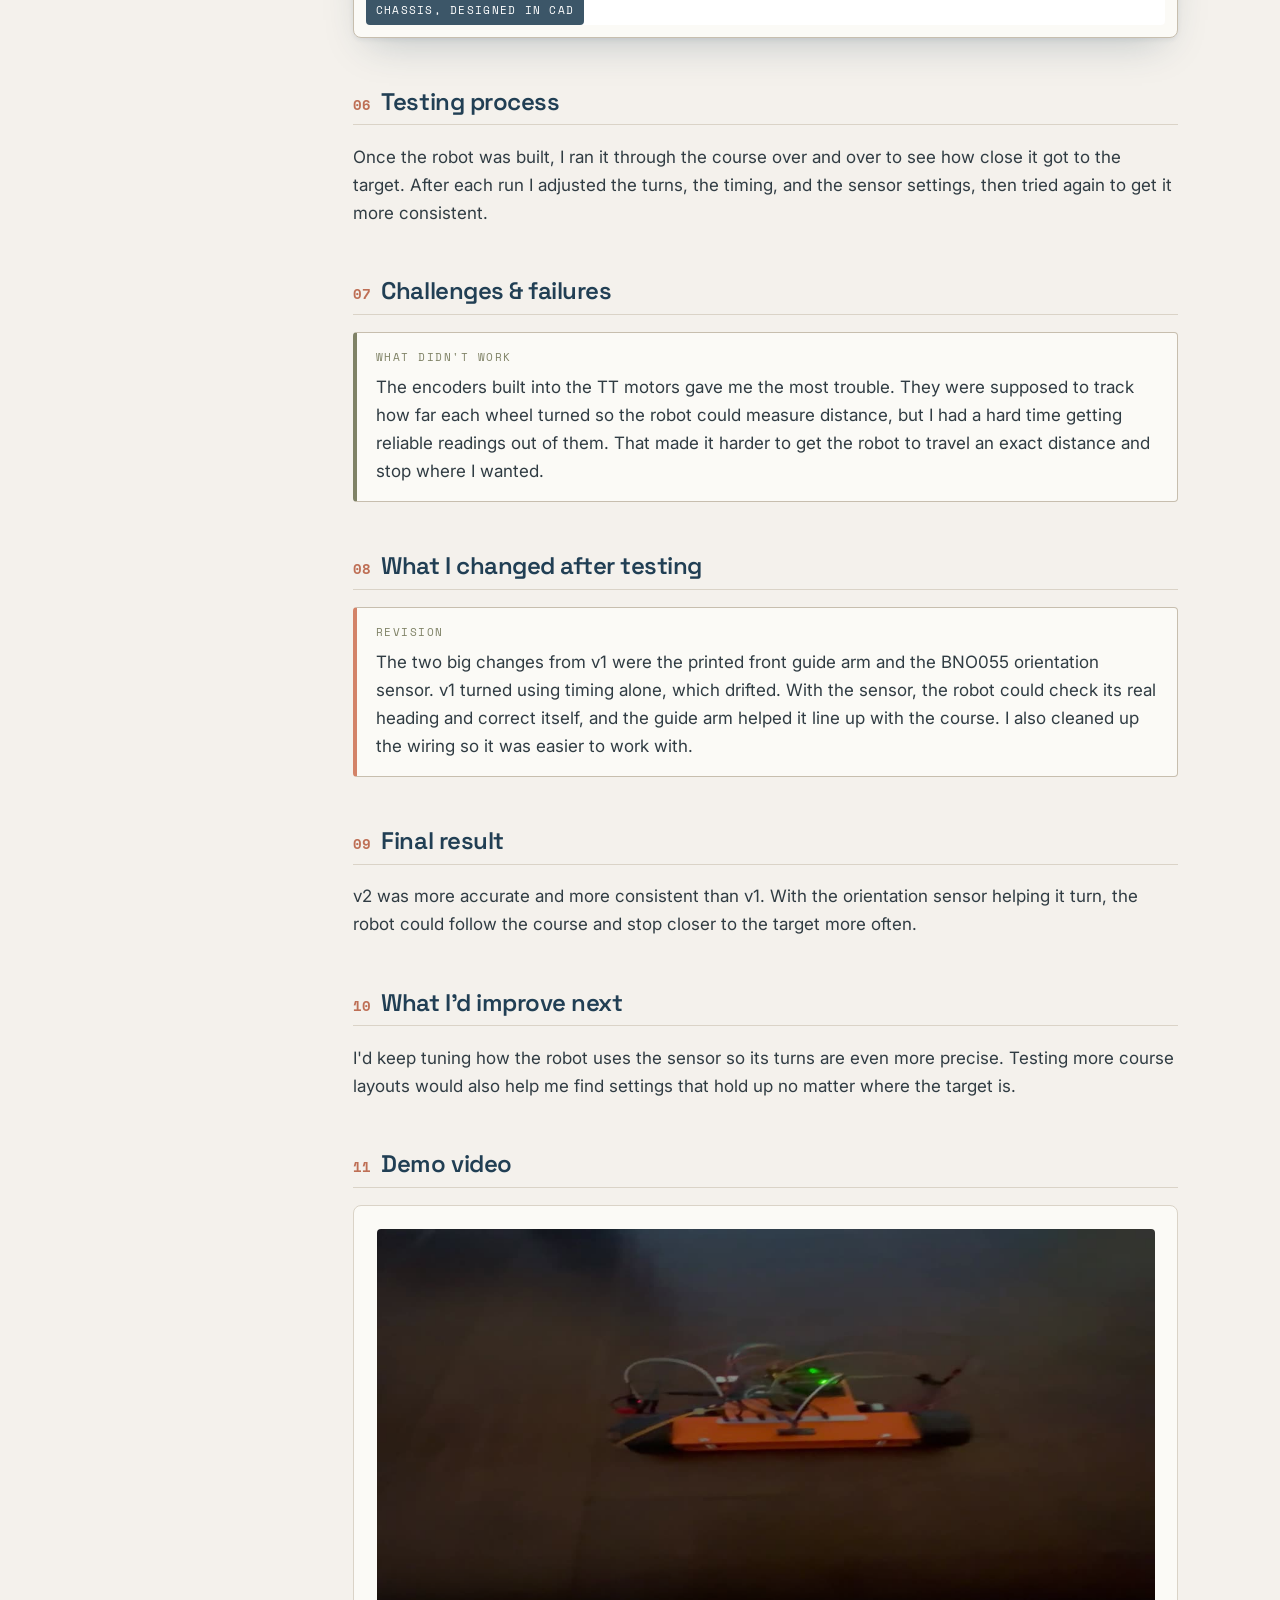
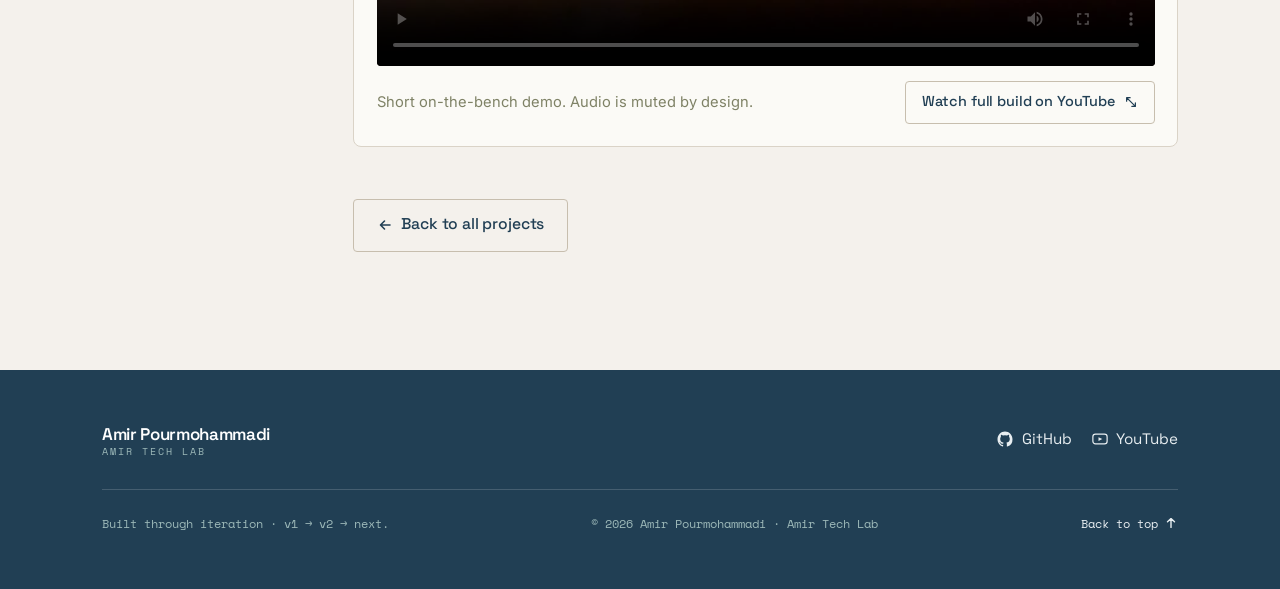
<file: projects/robot-tour-v2.html>
<!DOCTYPE html>
<html lang="en">
<head>
  <meta charset="UTF-8" />
  <meta name="viewport" content="width=device-width, initial-scale=1.0" />
  <title>Robot Tour v2 · Amir Tech Lab</title>
  <meta name="description" content="Robot Tour v2: an Arduino maze robot rebuilt with a 3D-printed front guide arm and a BNO055 orientation sensor. Build process, testing, and a demo clip." />

  <meta property="og:type" content="article" />
  <meta property="og:title" content="Robot Tour v2 · Amir Tech Lab" />
  <meta property="og:description" content="Robot Tour v2: an Arduino maze robot rebuilt with a 3D-printed front guide arm and a BNO055 orientation sensor. Build process, testing, and a demo clip." />
  <meta property="og:image" content="../images/robot-tour-v2-final.jpg" />
  <meta name="twitter:card" content="summary_large_image" />

  <link rel="icon" href="../favicon.svg" type="image/svg+xml" />
  <link rel="icon" href="../favicon.ico" sizes="any" />

  <link rel="preconnect" href="https://fonts.googleapis.com" />
  <link rel="preconnect" href="https://fonts.gstatic.com" crossorigin />
  <link href="https://fonts.googleapis.com/css2?family=Space+Grotesk:wght@400;500;600;700&family=Space+Mono:wght@400;700&family=Inter:wght@400;500;600&display=swap" rel="stylesheet" />
  <link rel="stylesheet" href="../styles.css" />
</head>
<body>
  <a class="skip-link" href="#main">Skip to content</a>
  <header class="site-header" id="top">
    <div class="container nav">
      <a class="brand" href="../index.html" aria-label="Amir Pourmohammadi — Amir Tech Lab, home">
        <span class="brand__name">Amir Pourmohammadi</span>
        <span class="brand__tag">Amir Tech Lab</span>
      </a>
      <nav aria-label="Primary">
        <button class="nav__toggle" id="navToggle" aria-expanded="false" aria-controls="navLinks" aria-label="Open menu">
          <span class="nav__toggle-bars" aria-hidden="true"></span>
        </button>
        <ul class="nav__links" id="navLinks">
          <li><a class="nav__link" href="../index.html">Home</a></li>
          <li><a class="nav__link" href="../index.html#projects">Projects</a></li>
          <li><a class="nav__link" href="../index.html#about">About</a></li>
          <li><a class="nav__link" href="../index.html#skills">Skills</a></li>
          <li><a class="nav__link" href="../index.html#contact">Contact</a></li>
          <li><a class="btn btn--accent btn--small nav__cta" href="../index.html#contact">Get in touch</a></li>
        </ul>
      </nav>
    </div>
  </header>

  <main id="main">
    <!-- ===== Project hero ===== -->
    <section class="proj-hero grid-paper">
      <div class="container">
        <a class="back-link" href="../index.html#projects">
          <svg width="14" height="14" viewBox="0 0 16 16" fill="none" aria-hidden="true"><path d="M13 8H4M7.5 4l-4 4 4 4" stroke="currentColor" stroke-width="1.6" stroke-linecap="round" stroke-linejoin="round"/></svg>
          All projects
        </a>
        <div class="proj-hero__meta">
          <span class="card__badge" style="position:static">v2</span>
          <div class="tags" style="margin:0"><span class="tag">Arduino</span><span class="tag">Robotics</span><span class="tag">Navigation</span><span class="tag">3D Printing</span></div>
        </div>
        <h1>Robot Tour v2</h1>
        <p class="proj-hero__summary">A maze-navigating Arduino robot, rebuilt with a 3D-printed front guide and reworked wiring.</p>
      </div>
    </section>

    <div class="container proj-layout">
      <!-- ===== In-page contents ===== -->
      <nav class="proj-toc" aria-label="On this page">
        <h2>On this page</h2>
        <ol>
          <li><a href="#problem">The problem</a></li>
          <li><a href="#why">Why I built it</a></li>
          <li><a href="#tools">Tools &amp; materials</a></li>
          <li><a href="#prototype">Prototype photos</a></li>
          <li><a href="#cad">CAD &amp; diagrams</a></li>
          <li><a href="#testing">Testing</a></li>
          <li><a href="#challenges">Challenges</a></li>
          <li><a href="#changed">What I changed</a></li>
          <li><a href="#result">Final result</a></li>
          <li><a href="#next">What I'd improve</a></li>
          <li><a href="#video">Demo video</a></li>
        </ol>
      </nav>

      <!-- ===== Content ===== -->
      <div class="proj-content">

        <figure class="hero__plate" style="margin:0 0 2.5rem">
          <img src="../images/robot-tour-v2-final.jpg" alt="Orange 3D-printed robot car with a long front guide arm, an Elegoo Arduino Uno, breadboard, and a tangle of jumper wires on a cutting mat." />
          <figcaption class="hero__plate-tag">Robot Tour v2 · final build</figcaption>
        </figure>

        <section class="proj-block" id="problem" aria-labelledby="problem-h">
          <h2 id="problem-h"><span class="n">01</span> The problem</h2>
          <p>Robot Tour v1 could drive and turn, but reaching a target and lining up with it was inconsistent. Small errors in each turn added up over a run, so the robot often ended up off the mark. For v2 I wanted tighter control, so I added a 3D-printed front guide and a BNO055 orientation sensor to help it turn and aim more accurately.</p>
        </section>

        <section class="proj-block" id="why" aria-labelledby="why-h">
          <h2 id="why-h"><span class="n">02</span> Why I built it</h2>
          <p>Robot Tour is another Science Olympiad event, where the robot drives a course and tries to stop on a target point. After v1, I wanted a build that could hit the target more reliably. It was also my first time using an orientation sensor, so I could learn how to use its readings to control the robot's turns.</p>
        </section>

        <section class="proj-block" id="tools" aria-labelledby="tools-h">
          <h2 id="tools-h"><span class="n">03</span> Tools, materials &amp; software</h2>
          <table class="spec-table">
            <tbody>
              <tr><th>Microcontroller</th><td>Arduino Uno (Elegoo)</td></tr>
              <tr><th>Drive</th><td>2× TT gear motors with built-in encoders and yellow-hub wheels</td></tr>
              <tr><th>Structure</th><td>3D-printed chassis with an extended front guide arm</td></tr>
              <tr><th>Prototyping</th><td>Half-size breadboard + jumper wires</td></tr>
              <tr><th>Input</th><td>Momentary push button (start/control)</td></tr>
              <tr><th>Orientation sensor</th><td>BNO055 9-axis IMU (heading/turns)</td></tr>
              <tr><th>Motor driver</th><td>TB6612FNG dual motor driver</td></tr>
              <tr><th>Power</th><td>8 AA batteries</td></tr>
              <tr><th>Software</th><td>Arduino IDE (C++)</td></tr>
            </tbody>
          </table>
        </section>

        <section class="proj-block" id="prototype" aria-labelledby="prototype-h">
          <h2 id="prototype-h"><span class="n">04</span> Prototype photos</h2>
          <p>Different angles of the v2 build. Tap any photo to view it larger.</p>
          <div class="gallery">
            <figure>
              <button class="shot" type="button" data-lightbox data-full="../images/robot-tour-v2-final.jpg" data-caption="Side view · front guide arm">
                <img src="../images/robot-tour-v2-final.jpg" loading="lazy" alt="Side view of the orange robot with its front guide arm extended." />
              </button>
              <figcaption>Side view · front guide arm</figcaption>
            </figure>
            <figure>
              <button class="shot" type="button" data-lightbox data-full="../images/robot-tour-v2-front.jpg" data-caption="Front view · printed guide">
                <img src="../images/robot-tour-v2-front.jpg" loading="lazy" alt="Front-on view of the robot showing the U-shaped printed guide." />
              </button>
              <figcaption>Front view · printed guide</figcaption>
            </figure>
            <figure>
              <button class="shot" type="button" data-lightbox data-full="../images/robot-tour-v2-top.jpg" data-caption="Top-down · wiring layout">
                <img src="../images/robot-tour-v2-top.jpg" loading="lazy" alt="Top-down view of the wiring, breadboard, and Arduino." />
              </button>
              <figcaption>Top-down · wiring layout</figcaption>
            </figure>
          </div>
        </section>

        <section class="proj-block" id="cad" aria-labelledby="cad-h">
          <h2 id="cad-h"><span class="n">05</span> CAD &amp; diagrams</h2>
          <p>I designed the chassis in CAD before printing it, then added a front guide arm to help the robot line up with the course.</p>
          <figure class="hero__plate" style="margin:1.5rem 0 0">
            <img src="../images/electric-vehicle-v2-cad.jpg" alt="CAD model of the printed chassis: a flat base with bracket walls and a curved cutout on one end." />
            <figcaption class="hero__plate-tag">Chassis, designed in CAD</figcaption>
          </figure>
        </section>

        <section class="proj-block" id="testing" aria-labelledby="testing-h">
          <h2 id="testing-h"><span class="n">06</span> Testing process</h2>
          <p>Once the robot was built, I ran it through the course over and over to see how close it got to the target. After each run I adjusted the turns, the timing, and the sensor settings, then tried again to get it more consistent.</p>
        </section>

        <section class="proj-block" id="challenges" aria-labelledby="challenges-h">
          <h2 id="challenges-h"><span class="n">07</span> Challenges &amp; failures</h2>
          <div class="note note--failure">
            <span class="note__label">What didn't work</span>
            <p style="margin:0">The encoders built into the TT motors gave me the most trouble. They were supposed to track how far each wheel turned so the robot could measure distance, but I had a hard time getting reliable readings out of them. That made it harder to get the robot to travel an exact distance and stop where I wanted.</p>
          </div>
        </section>

        <section class="proj-block" id="changed" aria-labelledby="changed-h">
          <h2 id="changed-h"><span class="n">08</span> What I changed after testing</h2>
          <div class="note note--revision">
            <span class="note__label">Revision</span>
            <p style="margin:0">The two big changes from v1 were the printed front guide arm and the BNO055 orientation sensor. v1 turned using timing alone, which drifted. With the sensor, the robot could check its real heading and correct itself, and the guide arm helped it line up with the course. I also cleaned up the wiring so it was easier to work with.</p>
          </div>
        </section>

        <section class="proj-block" id="result" aria-labelledby="result-h">
          <h2 id="result-h"><span class="n">09</span> Final result</h2>
          <p>v2 was more accurate and more consistent than v1. With the orientation sensor helping it turn, the robot could follow the course and stop closer to the target more often.</p>
        </section>

        <section class="proj-block" id="next" aria-labelledby="next-h">
          <h2 id="next-h"><span class="n">10</span> What I'd improve next</h2>
          <p>I'd keep tuning how the robot uses the sensor so its turns are even more precise. Testing more course layouts would also help me find settings that hold up no matter where the target is.</p>
        </section>

        <section class="proj-block" id="video" aria-labelledby="video-h">
          <h2 id="video-h"><span class="n">11</span> Demo video</h2>
          <div class="video-block">
            <video controls preload="metadata" poster="../images/robot-tour-v2-demo-poster.jpg"
                   playsinline>
              <source src="../videos/robot-tour-v2-demo.mp4" type="video/mp4" />
              Your browser can't play embedded video.
              <a href="../videos/robot-tour-v2-demo.mp4">Download the demo clip</a> instead.
            </video>
            <div class="video-block__cap">
              <p>Short on-the-bench demo. Audio is muted by design.</p>
              <a class="btn btn--ghost btn--small" href="https://www.youtube.com/@amirduino" target="_blank" rel="noopener">
                Watch full build on YouTube
                <svg width="14" height="14" viewBox="0 0 16 16" fill="none" aria-hidden="true"><path d="M3 3h4M3 3v4M3 3l6 6M13 13H9M13 13V9M13 13L7 7" stroke="currentColor" stroke-width="1.4" stroke-linecap="round"/></svg>
              </a>
            </div>
          </div>
        </section>

        <p style="margin-top:2.5rem">
          <a class="btn btn--ghost" href="../index.html#projects">
            <svg width="16" height="16" viewBox="0 0 16 16" fill="none" aria-hidden="true"><path d="M13 8H4M7.5 4l-4 4 4 4" stroke="currentColor" stroke-width="1.6" stroke-linecap="round" stroke-linejoin="round"/></svg>
            Back to all projects
          </a>
        </p>
      </div>
    </div>
  </main>

  <footer class="site-footer">
    <div class="container">
      <div class="footer__top">
        <a class="brand footer__brand" href="../index.html">
          <span class="brand__name">Amir Pourmohammadi</span>
          <span class="brand__tag">Amir Tech Lab</span>
        </a>
        <ul class="footer__links">
          <li><a href="https://github.com/amirpourmohammaditech-ops/amir-portfolio" target="_blank" rel="noopener">
            <svg viewBox="0 0 24 24" fill="currentColor" aria-hidden="true"><path d="M12 2C6.48 2 2 6.58 2 12.25c0 4.53 2.87 8.37 6.84 9.73.5.1.68-.22.68-.49l-.01-1.7c-2.78.62-3.37-1.36-3.37-1.36-.46-1.18-1.11-1.49-1.11-1.49-.91-.64.07-.62.07-.62 1 .07 1.53 1.06 1.53 1.06.89 1.56 2.34 1.11 2.91.85.09-.66.35-1.11.63-1.37-2.22-.26-4.56-1.14-4.56-5.07 0-1.12.39-2.03 1.03-2.75-.1-.26-.45-1.3.1-2.71 0 0 .84-.27 2.75 1.05a9.36 9.36 0 015 0c1.91-1.32 2.75-1.05 2.75-1.05.55 1.41.2 2.45.1 2.71.64.72 1.03 1.63 1.03 2.75 0 3.94-2.34 4.81-4.57 5.06.36.32.68.94.68 1.9l-.01 2.82c0 .27.18.59.69.49A10.02 10.02 0 0022 12.25C22 6.58 17.52 2 12 2z"/></svg>
            GitHub</a></li>
          <li><a href="https://www.youtube.com/@amirduino" target="_blank" rel="noopener">
            <svg viewBox="0 0 24 24" fill="none" aria-hidden="true"><rect x="2.5" y="5.5" width="19" height="13" rx="3.5" stroke="currentColor" stroke-width="1.6"/><path d="M10 9.5l5 2.5-5 2.5v-5z" fill="currentColor"/></svg>
            YouTube</a></li>
        </ul>
      </div>
      <div class="footer__bottom">
        <span>Built through iteration · v1 → v2 → next.</span>
        <span>© <span id="year">2026</span> Amir Pourmohammadi · Amir Tech Lab</span>
        <a class="to-top" href="#top">Back to top
          <svg width="14" height="14" viewBox="0 0 16 16" fill="none" aria-hidden="true"><path d="M8 13V3M4 6.5L8 3l4 3.5" stroke="currentColor" stroke-width="1.6" stroke-linecap="round" stroke-linejoin="round"/></svg>
        </a>
      </div>
    </div>
  </footer>
  <script src="../script.js"></script>
</body>
</html>
</file>
<file: styles.css>
/* ==========================================================================
   Amir Pourmohammadi · Amir Tech Lab — Portfolio styles
   --------------------------------------------------------------------------
   PALETTE: "A — Coastal Engineering Lab"
   To switch palettes later, edit the --c-* variables in :root below.
   One dominant color (Off-White bg + Ocean Blue), one secondary (Aqua Mist),
   one restrained accent (Coral). Nothing else fights for attention.
   ========================================================================== */

:root {
  /* ---- Palette A colors (edit these to re-theme the whole site) ---- */
  --c-off-white: #F4F1EC;   /* main background */
  --c-ocean:     #213F54;   /* headings, nav, strong text */
  --c-slate:     #303C43;   /* body text */
  --c-aqua:      #9CB8B8;   /* secondary / quiet surfaces & lines */
  --c-coral:     #D38368;   /* accent: buttons, active states (use sparingly) */
  --c-sand:      #D6C1AF;   /* warm surface tint */
  --c-olive:     #7F8266;   /* muted labels */
  --c-lilac:     #ADA0BD;   /* optional rare detail */

  /* ---- Derived / functional tokens ---- */
  --bg:           var(--c-off-white);
  --bg-panel:     #FBFAF6;
  --bg-sunk:      #ECE7DE;
  --text:         var(--c-slate);
  --text-strong:  var(--c-ocean);
  --line:         #DAD3C7;
  --line-strong:  #C7BEAE;
  --accent:       var(--c-coral);
  --accent-deep:  #BE6F55;

  /* ---- Type ---- */
  --font-display: "Space Grotesk", "Segoe UI", system-ui, -apple-system, sans-serif;
  --font-body:    "Inter", system-ui, -apple-system, "Segoe UI", Helvetica, Arial, sans-serif;
  --font-mono:    "Space Mono", ui-monospace, "SF Mono", "Cascadia Mono", Menlo, monospace;

  /* ---- Scale & rhythm ---- */
  --maxw: 1140px;
  --gap: clamp(1rem, 2vw, 1.75rem);
  --section-pad: clamp(3.5rem, 8vw, 6.5rem);
  --radius: 4px;          /* deliberately small — engineering, not glassy */
  --radius-lg: 8px;
  --shadow: 0 1px 2px rgba(33, 63, 84, .06), 0 8px 24px -12px rgba(33, 63, 84, .18);
  --shadow-lift: 0 2px 4px rgba(33, 63, 84, .08), 0 18px 40px -16px rgba(33, 63, 84, .28);
  --ease: cubic-bezier(.22, .61, .36, 1);
}

/* ---- Grid-paper backdrop, echoing the cutting mat in the build photos ---- */
.grid-paper {
  background-image:
    linear-gradient(var(--line) 1px, transparent 1px),
    linear-gradient(90deg, var(--line) 1px, transparent 1px);
  background-size: 26px 26px;
  background-position: -1px -1px;
}

/* ==========================================================================
   Base
   ========================================================================== */
*, *::before, *::after { box-sizing: border-box; }

html { scroll-behavior: smooth; }
@media (prefers-reduced-motion: reduce) {
  html { scroll-behavior: auto; }
}

body {
  margin: 0;
  background: var(--bg);
  color: var(--text);
  font-family: var(--font-body);
  font-size: 1.0625rem;
  line-height: 1.65;
  -webkit-font-smoothing: antialiased;
  text-rendering: optimizeLegibility;
}

h1, h2, h3, h4 {
  font-family: var(--font-display);
  color: var(--text-strong);
  line-height: 1.08;
  letter-spacing: -0.02em;
  margin: 0 0 .5em;
  font-weight: 600;
}

p { margin: 0 0 1rem; }
a { color: var(--accent-deep); text-decoration-color: var(--c-sand); text-underline-offset: 3px; }
a:hover { color: var(--accent); }
img { max-width: 100%; height: auto; display: block; }

.container {
  width: 100%;
  max-width: var(--maxw);
  margin-inline: auto;
  padding-inline: clamp(1.1rem, 4vw, 2rem);
}

/* Accessible skip link */
.skip-link {
  position: absolute; left: 1rem; top: -3rem;
  background: var(--c-ocean); color: #fff;
  padding: .6rem 1rem; border-radius: var(--radius); z-index: 200;
  transition: top .2s var(--ease);
}
.skip-link:focus { top: 1rem; color: #fff; }

/* Visible keyboard focus everywhere */
:focus-visible {
  outline: 3px solid var(--accent);
  outline-offset: 2px;
  border-radius: 2px;
}

/* The eyebrow / monospace label — a recurring lab-notebook device */
.eyebrow {
  font-family: var(--font-mono);
  font-size: .72rem;
  letter-spacing: .22em;
  text-transform: uppercase;
  color: var(--c-olive);
  margin: 0 0 1rem;
  display: inline-flex;
  align-items: center;
  gap: .6rem;
}
.eyebrow::before {
  content: "";
  width: 26px; height: 1px;
  background: var(--line-strong);
}

/* ==========================================================================
   Buttons
   ========================================================================== */
.btn {
  --btn-bg: var(--c-ocean);
  --btn-fg: #fff;
  display: inline-flex;
  align-items: center;
  gap: .55rem;
  font-family: var(--font-display);
  font-weight: 500;
  font-size: .98rem;
  letter-spacing: -0.01em;
  padding: .8rem 1.4rem;
  border-radius: var(--radius);
  border: 1px solid transparent;
  background: var(--btn-bg);
  color: var(--btn-fg);
  cursor: pointer;
  text-decoration: none;
  transition: transform .18s var(--ease), background .18s var(--ease),
              box-shadow .18s var(--ease), border-color .18s var(--ease);
}
.btn:hover { transform: translateY(-2px); box-shadow: var(--shadow); color: var(--btn-fg); }
.btn:active { transform: translateY(0); }

.btn--accent { --btn-bg: var(--accent); }
.btn--accent:hover { --btn-bg: var(--accent-deep); }

.btn--ghost {
  --btn-bg: transparent;
  --btn-fg: var(--c-ocean);
  border-color: var(--line-strong);
}
.btn--ghost:hover { --btn-fg: var(--c-ocean); border-color: var(--c-ocean); background: var(--bg-panel); }

.btn--small { padding: .55rem 1rem; font-size: .9rem; }

/* ==========================================================================
   Header / Navigation
   ========================================================================== */
.site-header {
  position: sticky;
  top: 0;
  z-index: 100;
  background: color-mix(in srgb, var(--bg) 88%, transparent);
  backdrop-filter: saturate(140%) blur(8px);
  border-bottom: 1px solid transparent;
  transition: border-color .25s var(--ease), background .25s var(--ease);
}
.site-header.is-scrolled {
  border-bottom-color: var(--line);
  background: color-mix(in srgb, var(--bg) 94%, transparent);
}
.nav {
  display: flex;
  align-items: center;
  justify-content: space-between;
  gap: 1rem;
  min-height: 60px;
}

.brand { display: flex; flex-direction: column; line-height: 1; text-decoration: none; }
.brand__name {
  font-family: var(--font-display);
  font-weight: 600;
  font-size: 1.06rem;
  color: var(--text-strong);
  letter-spacing: -0.02em;
}
.brand__tag {
  font-family: var(--font-mono);
  font-size: .62rem;
  letter-spacing: .2em;
  text-transform: uppercase;
  color: var(--c-olive);
  margin-top: .25rem;
}

.nav__links {
  display: flex;
  align-items: center;
  gap: .35rem;
  list-style: none;
  margin: 0; padding: 0;
}
.nav__link {
  position: relative;
  display: inline-block;
  font-family: var(--font-display);
  font-size: .95rem;
  font-weight: 500;
  color: var(--text-strong);
  text-decoration: none;
  padding: .5rem .8rem;
  border-radius: var(--radius);
  transition: color .18s var(--ease), background .18s var(--ease);
}
.nav__link::after {
  content: "";
  position: absolute;
  left: .8rem; right: .8rem; bottom: .32rem;
  height: 2px;
  background: var(--accent);
  transform: scaleX(0);
  transform-origin: left;
  transition: transform .22s var(--ease);
}
.nav__link:hover { color: var(--accent-deep); }
.nav__link.is-active { color: var(--c-ocean); }
.nav__link.is-active::after { transform: scaleX(1); }

.nav__cta { margin-left: .4rem; }

/* Hamburger */
.nav__toggle {
  display: none;
  width: 44px; height: 44px;
  border: 1px solid var(--line-strong);
  border-radius: var(--radius);
  background: var(--bg-panel);
  cursor: pointer;
  padding: 0;
  align-items: center;
  justify-content: center;
}
.nav__toggle-bars, .nav__toggle-bars::before, .nav__toggle-bars::after {
  display: block;
  width: 20px; height: 2px;
  background: var(--c-ocean);
  position: relative;
  transition: transform .25s var(--ease), opacity .2s var(--ease);
}
.nav__toggle-bars::before, .nav__toggle-bars::after { content: ""; position: absolute; left: 0; }
.nav__toggle-bars::before { top: -6px; }
.nav__toggle-bars::after  { top: 6px; }
.nav__toggle[aria-expanded="true"] .nav__toggle-bars { background: transparent; }
.nav__toggle[aria-expanded="true"] .nav__toggle-bars::before { transform: translateY(6px) rotate(45deg); }
.nav__toggle[aria-expanded="true"] .nav__toggle-bars::after  { transform: translateY(-6px) rotate(-45deg); }

@media (max-width: 820px) {
  .nav__toggle { display: inline-flex; }
  .nav__links {
    position: absolute;
    top: 100%; left: 0; right: 0;
    flex-direction: column;
    align-items: stretch;
    gap: 0;
    background: var(--bg-panel);
    border-bottom: 1px solid var(--line);
    box-shadow: var(--shadow);
    padding: .5rem clamp(1.1rem, 4vw, 2rem) 1.1rem;
    transform: translateY(-8px);
    opacity: 0;
    visibility: hidden;
    transition: opacity .2s var(--ease), transform .2s var(--ease), visibility .2s;
  }
  .nav__links.is-open { opacity: 1; visibility: visible; transform: translateY(0); }
  .nav__link { padding: .85rem .4rem; border-bottom: 1px solid var(--line); border-radius: 0; }
  .nav__link::after { display: none; }
  .nav__link.is-active { color: var(--accent-deep); }
  .nav__cta { margin: .9rem 0 0; justify-content: center; }
}

/* ==========================================================================
   Hero
   ========================================================================== */
.hero {
  position: relative;
  overflow: hidden;
  padding-top: clamp(2.5rem, 6vw, 4.5rem);
  padding-bottom: var(--section-pad);
  background:
    radial-gradient(120% 90% at 85% -10%, color-mix(in srgb, var(--c-aqua) 26%, transparent), transparent 60%),
    var(--bg);
}
.hero__grid {
  display: grid;
  grid-template-columns: 1.05fr .95fr;
  gap: clamp(1.5rem, 4vw, 3.5rem);
  align-items: center;
}
.hero__intro p {
  font-size: 1.15rem;
  max-width: 46ch;
  color: var(--text);
}
.hero h1 {
  font-size: clamp(2.3rem, 5.6vw, 3.9rem);
  margin-bottom: 1.1rem;
}
.hero h1 .accentword { color: var(--accent-deep); }
.hero__actions { display: flex; flex-wrap: wrap; gap: .8rem; margin-top: 1.6rem; }

/* Hero specs row — monospace, like a parts list header */
.hero__specs {
  display: flex;
  flex-wrap: wrap;
  gap: .5rem 1.4rem;
  margin-top: 2.2rem;
  padding-top: 1.3rem;
  border-top: 1px solid var(--line);
  font-family: var(--font-mono);
  font-size: .72rem;
  letter-spacing: .08em;
  color: var(--c-olive);
  text-transform: uppercase;
}
.hero__specs span { display: inline-flex; align-items: center; gap: .5rem; }
.hero__specs span::before { content: "▸"; color: var(--c-aqua); }

/* Hero media: photo framed like a lab plate, with a circuit-trace overlay */
.hero__media { position: relative; }
.hero__plate {
  position: relative;
  border: 1px solid var(--line-strong);
  border-radius: var(--radius-lg);
  background: var(--bg-panel);
  padding: 12px;
  box-shadow: var(--shadow-lift);
}
.hero__plate img {
  border-radius: var(--radius);
  width: 100%;
  aspect-ratio: 4 / 3;
  object-fit: cover;
}
.hero__plate-tag {
  position: absolute;
  left: 12px; bottom: 12px;
  font-family: var(--font-mono);
  font-size: .66rem;
  letter-spacing: .12em;
  text-transform: uppercase;
  color: #fff;
  background: color-mix(in srgb, var(--c-ocean) 88%, transparent);
  padding: .35rem .6rem;
  border-radius: var(--radius);
}
.hero__circuit {
  position: absolute;
  inset: -18px -18px auto auto;
  width: 160px; height: 160px;
  z-index: -1;
  color: var(--c-aqua);
  opacity: .9;
}
.hero__circuit path, .hero__circuit line { stroke: currentColor; stroke-width: 1.4; fill: none; }
.hero__circuit circle { fill: var(--accent); }

/* Animated trace (respects reduced motion) */
.trace {
  stroke-dasharray: 240;
  stroke-dashoffset: 240;
  animation: trace-draw 3.4s var(--ease) forwards;
}
@keyframes trace-draw { to { stroke-dashoffset: 0; } }
@media (prefers-reduced-motion: reduce) {
  .trace { animation: none; stroke-dashoffset: 0; }
}

@media (max-width: 880px) {
  .hero__grid { grid-template-columns: 1fr; }
  .hero__media { order: -1; max-width: 460px; }
}

/* ==========================================================================
   Generic section scaffolding
   ========================================================================== */
.section { padding-block: var(--section-pad); }
.section--sunk { background: var(--bg-sunk); border-block: 1px solid var(--line); }
.section__head { max-width: 60ch; margin-bottom: clamp(2rem, 4vw, 3rem); }
.section__head h2 { font-size: clamp(1.8rem, 3.6vw, 2.6rem); }
.section__head p { color: var(--text); font-size: 1.08rem; }

/* ==========================================================================
   Project cards
   ========================================================================== */
.projects__grid {
  display: grid;
  grid-template-columns: repeat(2, 1fr);
  gap: clamp(1.2rem, 2.5vw, 2rem);
}
@media (max-width: 720px) { .projects__grid { grid-template-columns: 1fr; } }

.card {
  display: flex;
  flex-direction: column;
  background: var(--bg-panel);
  border: 1px solid var(--line);
  border-radius: var(--radius-lg);
  overflow: hidden;
  transition: transform .22s var(--ease), box-shadow .22s var(--ease), border-color .22s var(--ease);
}
.card:hover { transform: translateY(-4px); box-shadow: var(--shadow-lift); border-color: var(--line-strong); }

.card__media { position: relative; aspect-ratio: 16 / 10; overflow: hidden; background: var(--bg-sunk); }
.card__media img { width: 100%; height: 100%; object-fit: cover; transition: transform .5s var(--ease); }
.card:hover .card__media img { transform: scale(1.04); }

.card__badge {
  position: absolute; top: .7rem; left: .7rem;
  font-family: var(--font-mono);
  font-size: .66rem; letter-spacing: .1em; text-transform: uppercase;
  background: var(--accent); color: #fff;
  padding: .28rem .55rem; border-radius: var(--radius);
}
.card__video-flag {
  position: absolute; top: .7rem; right: .7rem;
  display: inline-flex; align-items: center; gap: .35rem;
  font-family: var(--font-mono);
  font-size: .64rem; letter-spacing: .08em; text-transform: uppercase;
  background: color-mix(in srgb, var(--c-ocean) 86%, transparent); color: #fff;
  padding: .28rem .5rem; border-radius: var(--radius);
}
.card__video-flag svg { width: 12px; height: 12px; }

.card__body { padding: 1.3rem 1.4rem 1.5rem; display: flex; flex-direction: column; flex: 1; }
.card__title { font-size: 1.4rem; margin-bottom: .35rem; }
.card__problem { font-size: .95rem; color: var(--c-olive); font-style: italic; margin-bottom: .75rem; }
.card__desc { font-size: .98rem; margin-bottom: 1.1rem; }

/* monospace spec strip — the signature component label */
.card__specs {
  font-family: var(--font-mono);
  font-size: .7rem;
  letter-spacing: .06em;
  color: var(--c-ocean);
  background: var(--bg-sunk);
  border: 1px solid var(--line);
  border-radius: var(--radius);
  padding: .5rem .65rem;
  margin-bottom: 1.1rem;
}

.tags { display: flex; flex-wrap: wrap; gap: .4rem; margin-bottom: 1.3rem; }
.tag {
  font-family: var(--font-mono);
  font-size: .68rem; letter-spacing: .04em;
  color: var(--c-slate);
  background: transparent;
  border: 1px solid var(--line-strong);
  padding: .22rem .55rem;
  border-radius: 100px;
}

.card__foot { margin-top: auto; }

/* ==========================================================================
   About
   ========================================================================== */
.about__grid {
  display: grid;
  grid-template-columns: 1.2fr .8fr;
  gap: clamp(1.5rem, 4vw, 3rem);
  align-items: start;
}
@media (max-width: 820px) { .about__grid { grid-template-columns: 1fr; } }
.about__lead { font-size: 1.18rem; color: var(--text-strong); }
.about__interests { list-style: none; margin: 1.4rem 0 0; padding: 0; display: grid; gap: .55rem; }
.about__interests li {
  display: flex; align-items: baseline; gap: .7rem;
  font-size: 1rem;
}
.about__interests li::before {
  content: attr(data-n);
  font-family: var(--font-mono);
  font-size: .72rem;
  color: var(--accent-deep);
  flex: none;
}
.about__card {
  background: var(--bg-panel);
  border: 1px solid var(--line);
  border-radius: var(--radius-lg);
  padding: 1.4rem;
  box-shadow: var(--shadow);
}
.about__card h3 { font-size: 1.05rem; margin-bottom: .8rem; }
.about__stat { font-family: var(--font-mono); font-size: .8rem; color: var(--c-olive); display: flex; justify-content: space-between; padding: .5rem 0; border-bottom: 1px dashed var(--line); }
.about__stat:last-child { border-bottom: 0; }
.about__stat strong { color: var(--c-ocean); font-weight: 700; }

/* ==========================================================================
   Skills
   ========================================================================== */
.skills__grid {
  display: grid;
  grid-template-columns: repeat(auto-fit, minmax(220px, 1fr));
  gap: clamp(1rem, 2vw, 1.5rem);
}
.skill-group {
  background: var(--bg-panel);
  border: 1px solid var(--line);
  border-top: 3px solid var(--c-aqua);
  border-radius: var(--radius-lg);
  padding: 1.3rem 1.35rem 1.5rem;
}
.skill-group:nth-child(2) { border-top-color: var(--c-sand); }
.skill-group:nth-child(3) { border-top-color: var(--c-olive); }
.skill-group:nth-child(4) { border-top-color: var(--c-lilac); }
.skill-group h3 {
  font-size: 1.05rem;
  display: flex; align-items: center; gap: .6rem;
}
.skill-group__n { font-family: var(--font-mono); font-size: .72rem; color: var(--c-olive); }
.skill-group ul { list-style: none; margin: .9rem 0 0; padding: 0; display: grid; gap: .5rem; }
.skill-group li { font-size: .95rem; display: flex; align-items: baseline; gap: .55rem; }
.skill-group li::before { content: "—"; color: var(--c-aqua); flex: none; }

/* ==========================================================================
   Contact
   ========================================================================== */
.contact__grid {
  display: grid;
  grid-template-columns: 1fr 1fr;
  gap: clamp(1.5rem, 4vw, 3rem);
  align-items: start;
}
@media (max-width: 820px) { .contact__grid { grid-template-columns: 1fr; } }

.contact__links { list-style: none; margin: 1.6rem 0 0; padding: 0; display: grid; gap: .85rem; }
.contact__links a {
  display: inline-flex; align-items: center; gap: .7rem;
  font-family: var(--font-display); font-weight: 500;
  color: var(--text-strong); text-decoration: none;
}
.contact__links a:hover { color: var(--accent-deep); }
.contact__links svg { width: 20px; height: 20px; flex: none; color: var(--c-olive); }
.contact__links a:hover svg { color: var(--accent-deep); }

.form { display: grid; gap: 1rem; }
.field { display: grid; gap: .35rem; }
.field label { font-family: var(--font-display); font-size: .9rem; font-weight: 500; color: var(--text-strong); }
.field input, .field textarea {
  font-family: var(--font-body);
  font-size: 1rem;
  color: var(--text);
  background: var(--bg-panel);
  border: 1px solid var(--line-strong);
  border-radius: var(--radius);
  padding: .75rem .85rem;
  width: 100%;
  transition: border-color .18s var(--ease), box-shadow .18s var(--ease);
}
.field input:focus, .field textarea:focus {
  outline: none;
  border-color: var(--accent);
  box-shadow: 0 0 0 3px color-mix(in srgb, var(--accent) 22%, transparent);
}
.field textarea { resize: vertical; min-height: 130px; }

/* Honeypot — visually & programmatically hidden from real users */
.hp { position: absolute; left: -9999px; top: auto; width: 1px; height: 1px; overflow: hidden; }

.form__status {
  font-family: var(--font-mono);
  font-size: .82rem;
  min-height: 1.2em;
}
.form__status.is-error { color: var(--accent-deep); }
.form__status.is-ok { color: var(--c-olive); }
.btn[aria-busy="true"] { opacity: .7; pointer-events: none; }

/* ==========================================================================
   Footer
   ========================================================================== */
.site-footer {
  background: var(--c-ocean);
  color: #E8EEF1;
  padding-block: clamp(2.5rem, 5vw, 3.5rem);
}
.site-footer a { color: #E8EEF1; }
.footer__top { display: flex; flex-wrap: wrap; justify-content: space-between; gap: 1.5rem; align-items: flex-start; }
.footer__brand .brand__name { color: #fff; }
.footer__brand .brand__tag { color: var(--c-aqua); }
.footer__links { display: flex; gap: 1.2rem; list-style: none; margin: 0; padding: 0; }
.footer__links a { display: inline-flex; align-items: center; gap: .45rem; text-decoration: none; font-family: var(--font-display); font-size: .95rem; }
.footer__links a:hover { color: var(--c-aqua); }
.footer__links svg { width: 18px; height: 18px; }
.footer__bottom {
  display: flex; flex-wrap: wrap; justify-content: space-between; gap: 1rem;
  margin-top: 2rem; padding-top: 1.4rem;
  border-top: 1px solid color-mix(in srgb, #fff 16%, transparent);
  font-family: var(--font-mono); font-size: .76rem; color: var(--c-aqua);
}
.footer__bottom a { text-decoration: none; }
.footer__bottom a:hover { color: #fff; }
.to-top { display: inline-flex; align-items: center; gap: .4rem; }

/* ==========================================================================
   Scroll-reveal (progressive enhancement; content visible without JS)
   ========================================================================== */
.reveal { opacity: 0; transform: translateY(18px); transition: opacity .6s var(--ease), transform .6s var(--ease); }
.reveal.is-visible { opacity: 1; transform: none; }
.js-ready .reveal { will-change: opacity, transform; }
@media (prefers-reduced-motion: reduce) {
  .reveal { opacity: 1; transform: none; transition: none; }
}

/* ==========================================================================
   Project detail pages
   ========================================================================== */
.proj-hero {
  padding-top: clamp(2rem, 5vw, 3.5rem);
  padding-bottom: clamp(2rem, 4vw, 3rem);
  border-bottom: 1px solid var(--line);
}
.proj-hero__meta { display: flex; flex-wrap: wrap; align-items: center; gap: .7rem; margin-bottom: 1rem; }
.proj-hero h1 { font-size: clamp(2.1rem, 5vw, 3.3rem); }
.proj-hero__summary { font-size: 1.2rem; max-width: 60ch; color: var(--text); }
.back-link {
  font-family: var(--font-mono); font-size: .76rem; letter-spacing: .08em; text-transform: uppercase;
  text-decoration: none; color: var(--c-olive); display: inline-flex; align-items: center; gap: .45rem;
  margin-bottom: 1.3rem;
}
.back-link:hover { color: var(--accent-deep); }

.proj-layout {
  display: grid;
  grid-template-columns: 200px 1fr;
  gap: clamp(1.5rem, 4vw, 3.5rem);
  align-items: start;
  padding-block: var(--section-pad);
}
@media (max-width: 880px) { .proj-layout { grid-template-columns: 1fr; } }

/* In-page contents rail (sticky on desktop) */
.proj-toc { position: sticky; top: 84px; font-family: var(--font-mono); font-size: .78rem; }
.proj-toc h2 { font-family: var(--font-mono); font-size: .7rem; letter-spacing: .16em; text-transform: uppercase; color: var(--c-olive); margin-bottom: .8rem; }
.proj-toc ol { list-style: none; margin: 0; padding: 0; counter-reset: toc; display: grid; gap: .5rem; }
.proj-toc a { display: block; text-decoration: none; color: var(--text); padding: .15rem 0 .15rem .2rem; border-left: 2px solid transparent; }
.proj-toc a:hover { color: var(--accent-deep); border-left-color: var(--c-aqua); }
@media (max-width: 880px) { .proj-toc { position: static; margin-bottom: 1rem; } .proj-toc ol { grid-auto-flow: row; } }

.proj-block { margin-bottom: clamp(2.2rem, 5vw, 3.2rem); scroll-margin-top: 84px; }
.proj-block > h2 {
  font-size: 1.5rem;
  display: flex; align-items: baseline; gap: .7rem;
  padding-bottom: .6rem;
  border-bottom: 1px solid var(--line);
  margin-bottom: 1.1rem;
}
.proj-block > h2 .n { font-family: var(--font-mono); font-size: .85rem; color: var(--accent-deep); }

/* "process is valuable" callouts: revisions & failures get a real frame */
.note {
  border: 1px solid var(--line-strong);
  border-left: 4px solid var(--c-aqua);
  background: var(--bg-panel);
  border-radius: var(--radius);
  padding: 1rem 1.15rem;
  margin: 1rem 0;
}
.note--revision { border-left-color: var(--accent); }
.note--failure  { border-left-color: var(--c-olive); }
.note__label {
  font-family: var(--font-mono); font-size: .68rem; letter-spacing: .14em; text-transform: uppercase;
  color: var(--c-olive); margin-bottom: .35rem; display: block;
}

/* Spec table on project pages */
.spec-table { width: 100%; border-collapse: collapse; font-size: .95rem; }
.spec-table th, .spec-table td { text-align: left; padding: .6rem .2rem; border-bottom: 1px dashed var(--line); vertical-align: top; }
.spec-table th { font-family: var(--font-mono); font-size: .76rem; letter-spacing: .04em; color: var(--c-olive); font-weight: 400; width: 38%; }

/* Image gallery (lightbox-enabled) */
.gallery { display: grid; grid-template-columns: repeat(auto-fit, minmax(200px, 1fr)); gap: .9rem; margin: 1.1rem 0; }
.gallery figure { margin: 0; }
.gallery button.shot {
  display: block; width: 100%; padding: 0; cursor: zoom-in;
  border: 1px solid var(--line); border-radius: var(--radius); overflow: hidden; background: var(--bg-sunk);
}
.gallery img { aspect-ratio: 4 / 3; object-fit: cover; width: 100%; transition: transform .4s var(--ease); }
.gallery button.shot:hover img { transform: scale(1.05); }
.gallery figcaption { font-family: var(--font-mono); font-size: .72rem; color: var(--c-olive); margin-top: .4rem; }

/* Placeholder frame for media not yet supplied */
.placeholder {
  display: flex; flex-direction: column; align-items: center; justify-content: center; gap: .5rem;
  aspect-ratio: 4 / 3;
  border: 2px dashed var(--line-strong);
  border-radius: var(--radius);
  background:
    repeating-linear-gradient(45deg, transparent, transparent 10px, color-mix(in srgb, var(--c-sand) 30%, transparent) 10px, color-mix(in srgb, var(--c-sand) 30%, transparent) 11px),
    var(--bg-sunk);
  color: var(--c-olive);
  text-align: center;
  padding: 1rem;
}
.placeholder__title { font-family: var(--font-display); font-weight: 600; color: var(--c-ocean); }
.placeholder code { font-family: var(--font-mono); font-size: .78rem; color: var(--accent-deep); background: var(--bg-panel); padding: .15rem .4rem; border-radius: 3px; }

/* ==========================================================================
   Video section
   ========================================================================== */
.video-block {
  background: var(--bg-panel);
  border: 1px solid var(--line);
  border-radius: var(--radius-lg);
  padding: clamp(1rem, 2vw, 1.4rem);
}
.video-block video {
  width: 100%;
  border-radius: var(--radius);
  background: #000;
  display: block;
  aspect-ratio: 16 / 9;
  object-fit: cover;
}
.video-block--square video { aspect-ratio: 1 / 1; max-width: 520px; margin-inline: auto; }
.video-block__cap {
  display: flex; flex-wrap: wrap; justify-content: space-between; align-items: center; gap: .8rem;
  margin-top: .9rem;
}
.video-block__cap p { margin: 0; font-size: .92rem; color: var(--c-olive); }
.video-empty {
  text-align: center; padding: 2rem 1rem; color: var(--c-olive);
  font-family: var(--font-mono); font-size: .85rem;
}

/* ==========================================================================
   Lightbox
   ========================================================================== */
.lightbox {
  position: fixed; inset: 0; z-index: 300;
  display: none; align-items: center; justify-content: center;
  background: color-mix(in srgb, var(--c-slate) 88%, transparent);
  padding: 4vmin;
}
.lightbox.is-open { display: flex; }
.lightbox img { max-width: 92vw; max-height: 86vh; border-radius: var(--radius); box-shadow: var(--shadow-lift); }
.lightbox__close {
  position: absolute; top: 3vmin; right: 3vmin;
  width: 44px; height: 44px; border-radius: 50%;
  border: 1px solid rgba(255,255,255,.4); background: rgba(0,0,0,.3); color: #fff;
  font-size: 1.4rem; cursor: pointer; line-height: 1;
}
.lightbox__close:hover { background: rgba(0,0,0,.55); }
.lightbox__cap { position: absolute; bottom: 3vmin; left: 0; right: 0; text-align: center; color: #fff; font-family: var(--font-mono); font-size: .8rem; }

/* ==========================================================================
   Simple status pages (thank-you / 404)
   ========================================================================== */
.status-page {
  min-height: 70vh;
  display: flex; align-items: center;
}
.status-page__inner { max-width: 56ch; }
.status-page h1 { font-size: clamp(2.2rem, 6vw, 3.4rem); }
.status-page .code { font-family: var(--font-mono); color: var(--accent-deep); font-size: .9rem; letter-spacing: .1em; }
.status-page .actions { display: flex; flex-wrap: wrap; gap: .8rem; margin-top: 1.8rem; }

/* Utilities */
.visually-hidden {
  position: absolute !important; width: 1px; height: 1px; padding: 0; margin: -1px;
  overflow: hidden; clip: rect(0 0 0 0); white-space: nowrap; border: 0;
}
.mt-2 { margin-top: 2rem; }
</file>
